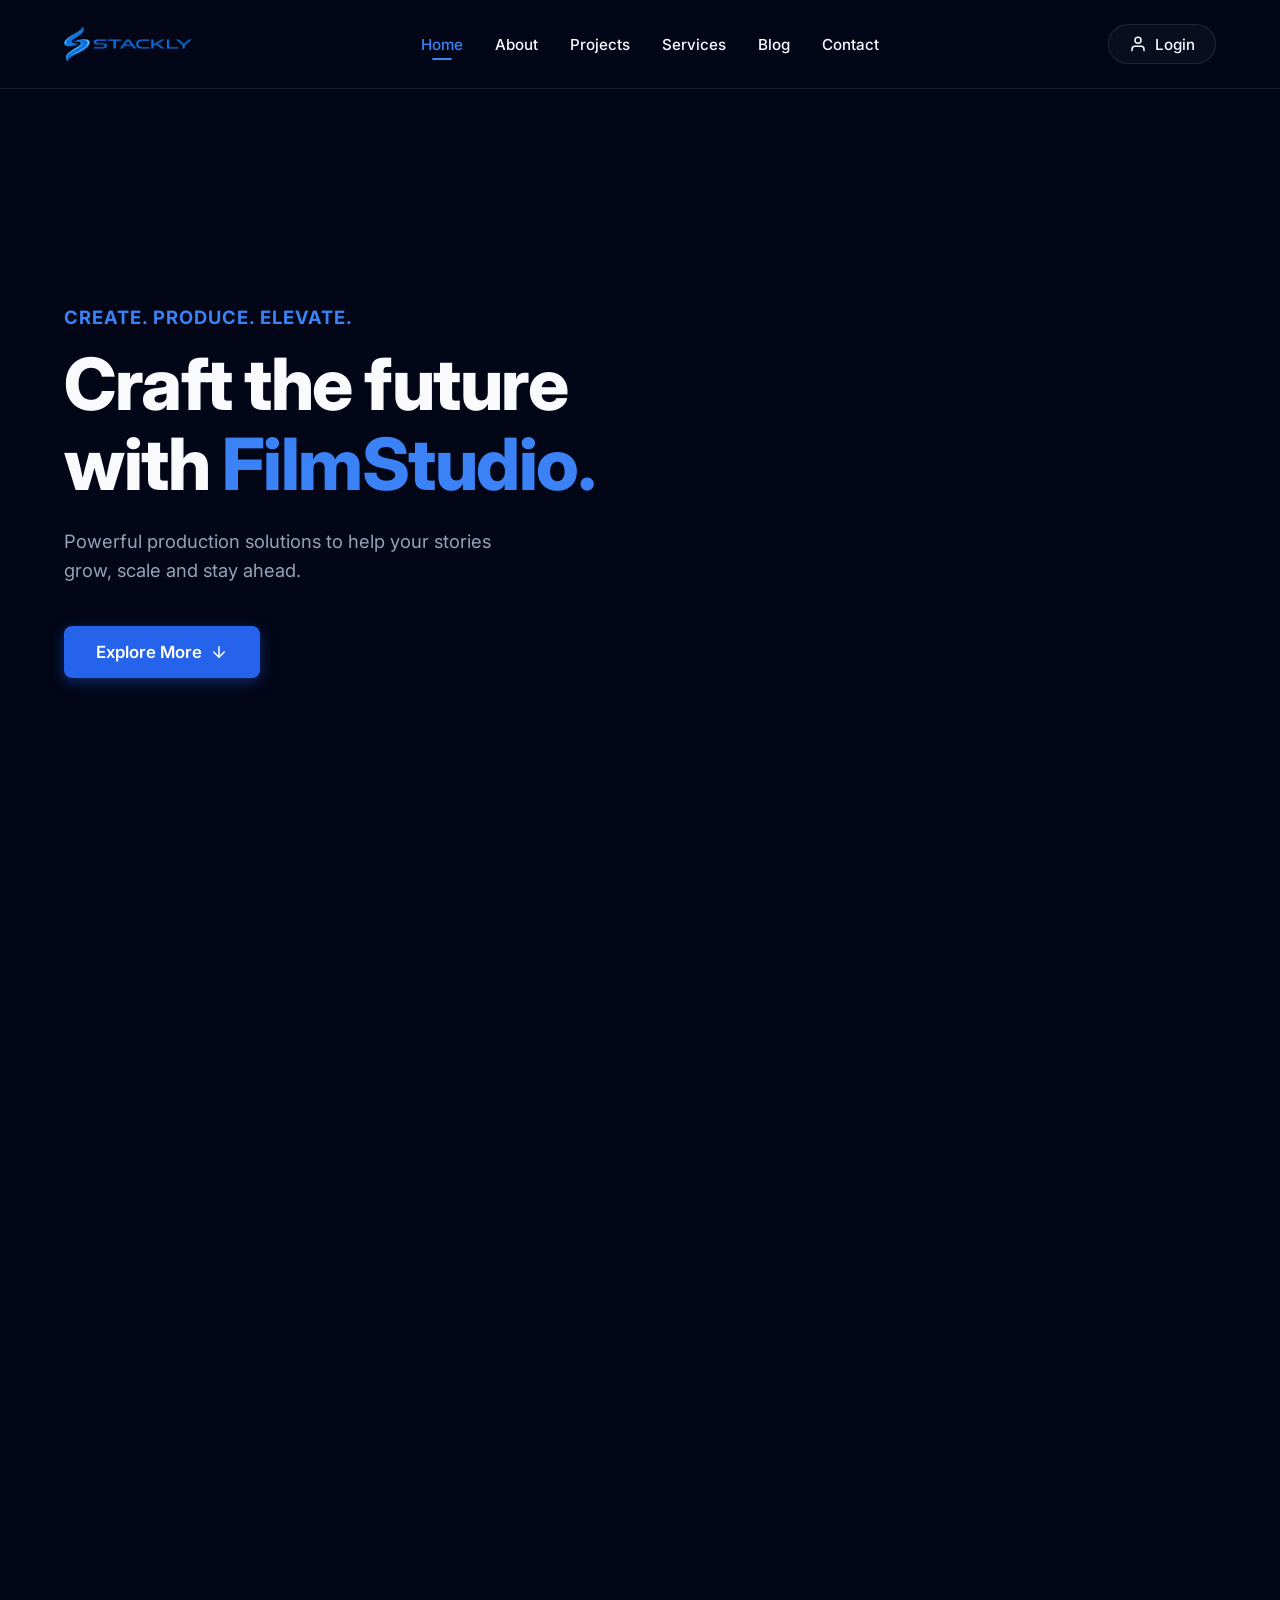
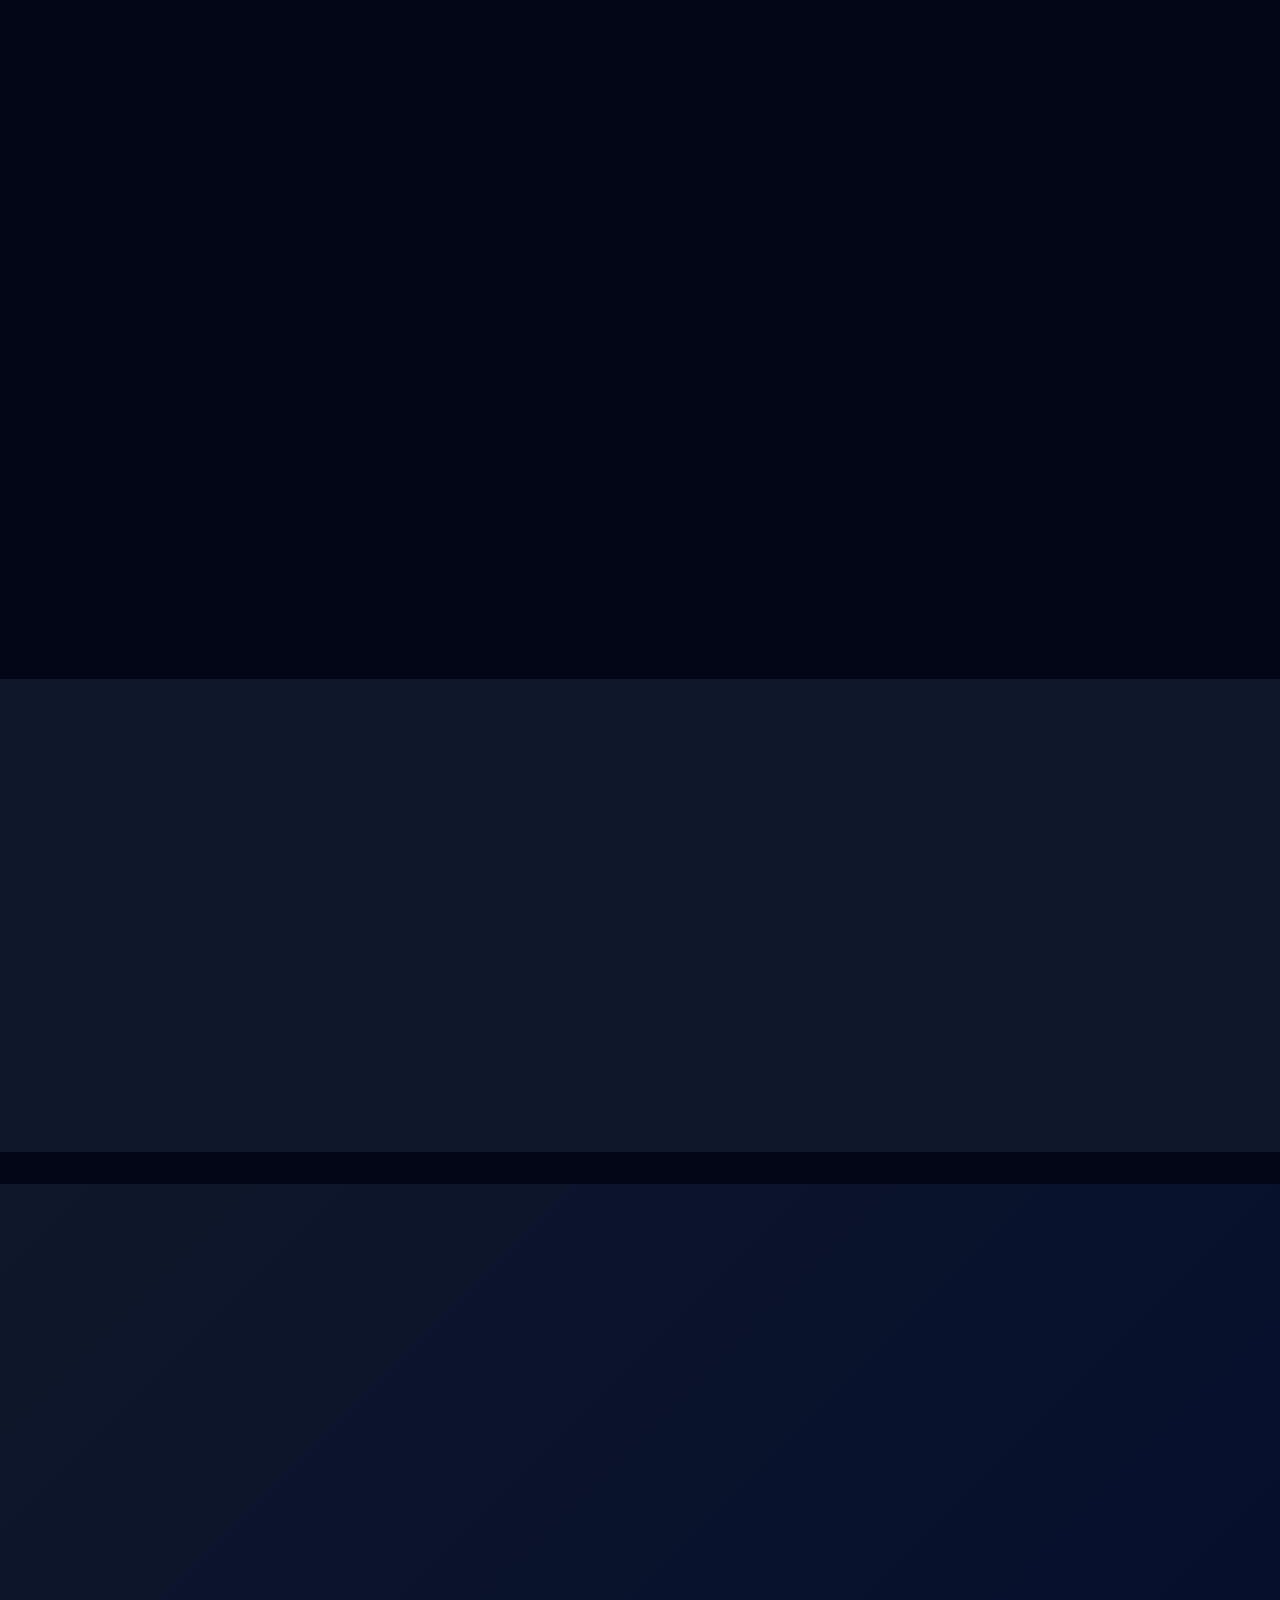
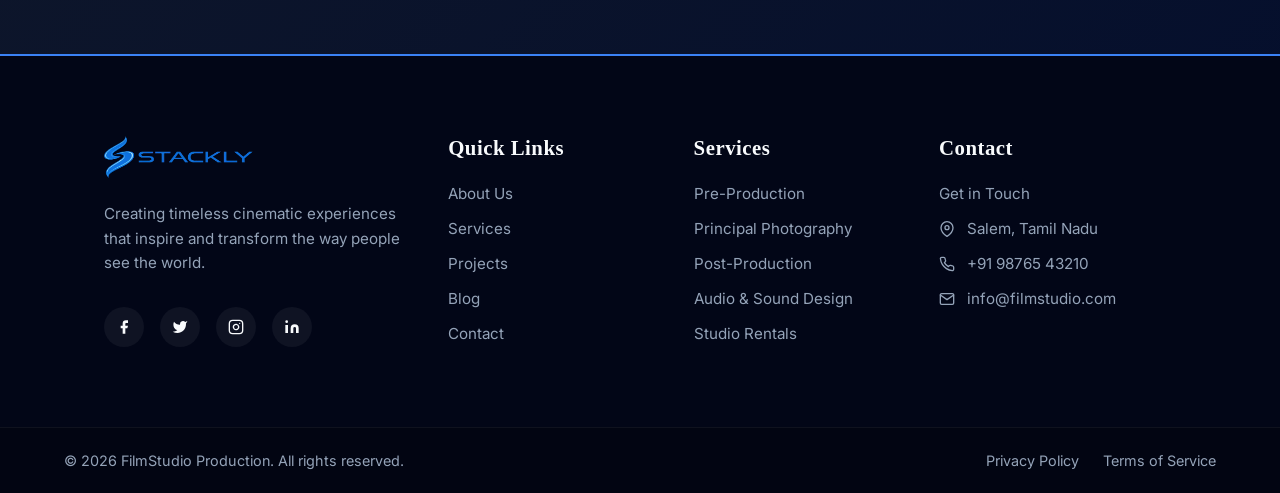
<file: index.html>
<!DOCTYPE html>
<html lang="en">
<head>
    <meta charset="UTF-8">
    <meta name="viewport" content="width=device-width, initial-scale=1.0">
    <title>FilmStudio - Home</title>
    <link href="https://fonts.googleapis.com/css2?family=Inter:wght@400;500;600;700;800&display=swap" rel="stylesheet">
    <link rel="stylesheet" href="css/global.css">
    <style>
        .page-hero { 
            background: none !important; 
            position: relative;
            overflow: hidden;
        }
        .page-hero::before {
            content: '';
            position: absolute;
            top: 0; left: 0; right: 0; bottom: 0;
            background: radial-gradient(circle at center, rgba(2, 6, 23, 0.4) 0%, rgba(2, 6, 23, 0.9) 100%);
            z-index: 1;
        }
        .slideshow-container {
            position: absolute;
            top: 0; left: 0; width: 100%; height: 100%;
            z-index: 0;
        }
        .slideshow-slide {
            position: absolute;
            top: 0; left: 0; width: 100%; height: 100%;
            background-size: cover;
            background-position: top center;
            opacity: 0;
            animation: fadeSlideshow 15s infinite;
        }
        .slideshow-slide:nth-child(1) {
            background-image: url('assets/hero1.webp');
            animation-delay: 0s;
        }
        .slideshow-slide:nth-child(2) {
            background-image: url('assets/hero2.webp');
            animation-delay: 5s;
        }
        .slideshow-slide:nth-child(3) {
            background-image: url('assets/hero3.webp');
            animation-delay: 10s;
        }
        @keyframes fadeSlideshow {
            0% { opacity: 0; transform: scale(1); }
            10% { opacity: 1; }
            33% { opacity: 1; transform: scale(1.05); }
            43% { opacity: 0; }
            100% { opacity: 0; transform: scale(1.1); }
        }
    </style>
</head>
<body>
    <header class="navbar">
                <a href="index.html" class="logo">
            <img src="assets/logo.webp" alt="Stackly" style="max-height: 36px; width: auto; display: block;">
        </a>
        <nav class="nav-links">
            <button class="nav-close-btn" aria-label="Close Menu">
                <svg viewBox="0 0 24 24" width="32" height="32" stroke="currentColor" stroke-width="2" fill="none"><line x1="18" y1="6" x2="6" y2="18"></line><line x1="6" y1="6" x2="18" y2="18"></line></svg>
            </button>
            <a href="index.html" class="active">Home</a>
            <a href="about.html">About</a>
            <a href="projects.html">Projects</a>
            <a href="services.html">Services</a>
            <a href="blog.html">Blog</a>
            <a href="contact.html">Contact</a>
            <a href="login.html" class="sidebar-login-btn">
                <svg viewBox="0 0 24 24" width="20" height="20" fill="none" stroke="currentColor" stroke-width="2" stroke-linecap="round" stroke-linejoin="round"><path d="M20 21v-2a4 4 0 0 0-4-4H8a4 4 0 0 0-4 4v2"></path><circle cx="12" cy="7" r="4"></circle></svg> Login
            </a>
        </nav>
        
        <button class="mobile-menu-btn" aria-label="Toggle Menu">
            <svg viewBox="0 0 24 24" width="24" height="24" stroke="currentColor" stroke-width="2" fill="none"><line x1="3" y1="12" x2="21" y2="12"></line><line x1="3" y1="6" x2="21" y2="6"></line><line x1="3" y1="18" x2="21" y2="18"></line></svg>
        </button>
        <div class="nav-actions">
            <a href="login.html" class="btn-login">
                <svg viewBox="0 0 24 24" width="18" height="18" fill="none" stroke="currentColor" stroke-width="2" stroke-linecap="round" stroke-linejoin="round">
                    <path d="M20 21v-2a4 4 0 0 0-4-4H8a4 4 0 0 0-4 4v2"></path><circle cx="12" cy="7" r="4"></circle>
                </svg> Login
            </a>
        </div>
    </header>

    <main>
        <section class="page-hero">
            <div class="slideshow-container">
                <div class="slideshow-slide"></div>
                <div class="slideshow-slide"></div>
                <div class="slideshow-slide"></div>
            </div>
            <div class="hero-content">
                <p class="tagline">Create. Produce. Elevate.</p>
                <h1 class="hero-title">Craft the future<br>with <span class="highlight">FilmStudio.</span></h1>
                <p class="hero-subtitle">Powerful production solutions to help your stories<br>grow, scale and stay ahead.</p>
                <a href="#explore" class="btn-primary">
                    Explore More
                    <svg viewBox="0 0 24 24" width="18" height="18" fill="none" stroke="currentColor" stroke-width="2" stroke-linecap="round" stroke-linejoin="round"><line x1="12" y1="5" x2="12" y2="19"></line><polyline points="19 12 12 19 5 12"></polyline></svg>
                </a>
            </div>
        </section>

        <section id="explore" class="content-section">
            <h2 class="section-title">Why Choose <span class="highlight">FilmStudio?</span></h2>
            <div class="grid-container">
                <div class="card">
                    <h3>Industry Leading Gear</h3>
                    <p>We provide state-of-the-art cameras, lighting, and sound equipment to ensure your production is nothing short of spectacular.</p>
                </div>
                <div class="card">
                    <h3>Award-Winning Crew</h3>
                    <p>Our team of directors, cinematographers, and editors have years of experience working on top-tier global projects.</p>
                </div>
                <div class="card">
                    <h3>End-to-End Production</h3>
                    <p>From the initial scriptwriting and storyboarding to post-production and VFX, we handle the entire pipeline seamlessly.</p>
                </div>
                <div class="card">
                    <h3>Global Reach</h3>
                    <p>We facilitate shoots across multiple international locations, managing all logistics, permits, and local coordination.</p>
                </div>
                <div class="card">
                    <h3>Immersive Post-Production</h3>
                    <p>Our editing bays are equipped with the latest technology for 8K editing, Dolby Atmos mixing, and advanced color grading.</p>
                </div>
                <div class="card">
                    <h3>Marketing & Distribution</h3>
                    <p>We don't just make films; we help you find the right audience through tailored marketing strategies and festival runs.</p>
                </div>
            </div>
        </section>

        <section class="content-section" style="background-color: var(--bg-card);">
            <h2 class="section-title animate-on-scroll">Our Featured <span class="highlight">Work</span></h2>
            <div class="grid-container" style="grid-template-columns: repeat(auto-fit, minmax(min(100%, 350px), 1fr));">
                <div class="card animate-on-scroll" style="padding: 0; overflow: hidden; position: relative;">
                    <img src="assets/hero.webp" alt="Project 1" style="width: 100%; height: 250px; object-fit: cover; display: block;">
                    <div style="padding: 1.5rem;">
                        <h3>Interstellar</h3>
                        <p style="margin-bottom: 1rem;">Award-winning Sci-Fi feature film exploring the depths of Space and Time.</p>
                        <a href="projects.html" style="color: var(--highlight-blue); text-decoration: none; font-weight: 600;">View Project &rarr;</a>
                    </div>
                </div>
                <div class="card animate-on-scroll" style="padding: 0; overflow: hidden; position: relative;">
                    <img src="assets/hero5.webp" alt="Project 2" style="width: 100%; height: 250px; object-fit: cover; display: block;">
                    <div style="padding: 1.5rem;">
                        <h3>Mission Impossible</h3>
                        <p style="margin-bottom: 1rem;">A Spy who is ghost must save the world with his team before it goes out of hand.</p>
                        <a href="projects.html" style="color: var(--highlight-blue); text-decoration: none; font-weight: 600;">View Project &rarr;</a>
                    </div>
                </div>
            </div>
        </section>

        <section class="content-section">
            <h2 class="section-title animate-on-scroll">Client <span class="highlight">Testimonials</span></h2>
            <div class="grid-container">
                <div class="card animate-on-scroll" style="background: rgba(255,255,255,0.02); border-color: transparent;">
                    <svg viewBox="0 0 24 24" width="32" height="32" fill="var(--highlight-blue)" style="margin-bottom: 1rem;"><path d="M14.017 21v-7.391c0-5.704 3.731-9.57 8.983-10.609l.995 2.151c-2.432.917-3.995 3.638-3.995 5.849h4v10h-9.983zm-14.017 0v-7.391c0-5.704 3.748-9.57 9-10.609l.996 2.151c-2.433.917-3.996 3.638-3.996 5.849h3.983v10h-9.983z"/></svg>
                    <p style="font-size: 1.1rem; font-style: italic; margin-bottom: 1.5rem;">"Working with FilmStudio was a game-changer. Their technical expertise and creative vision brought our commercial to life in ways we never imagined."</p>
                    <div style="display: flex; align-items: center; gap: 1rem;">
                        <img src="assets/james.webp" alt="James Rossi" style="width: 50px; height: 50px; border-radius: 50%; object-fit: cover; border: 2px solid var(--primary-blue);">
                        <div>
                            <h4 style="color: var(--text-white); margin-bottom: 0.2rem;">James Rossi</h4>
                            <p style="font-size: 0.85rem; color: var(--text-gray);">Creative Director, Zenith Brands</p>
                        </div>
                    </div>
                </div>
                <div class="card animate-on-scroll" style="background: rgba(255,255,255,0.02); border-color: transparent;">
                    <svg viewBox="0 0 24 24" width="32" height="32" fill="var(--highlight-blue)" style="margin-bottom: 1rem;"><path d="M14.017 21v-7.391c0-5.704 3.731-9.57 8.983-10.609l.995 2.151c-2.432.917-3.995 3.638-3.995 5.849h4v10h-9.983zm-14.017 0v-7.391c0-5.704 3.748-9.57 9-10.609l.996 2.151c-2.433.917-3.996 3.638-3.996 5.849h3.983v10h-9.983z"/></svg>
                    <p style="font-size: 1.1rem; font-style: italic; margin-bottom: 1.5rem;">"The post-production suite at FilmStudio is world-class. The sound mixing and color grading pushed our indie film to Sundance quality."</p>
                    <div style="display: flex; align-items: center; gap: 1rem;">
                        <img src="assets/sarah.webp" alt="Sarah Lin" style="width: 50px; height: 50px; border-radius: 50%; object-fit: cover; border: 2px solid var(--primary-blue);">
                        <div>
                            <h4 style="color: var(--text-white); margin-bottom: 0.2rem;">Sarah Lin</h4>
                            <p style="font-size: 0.85rem; color: var(--text-gray);">Independent Filmmaker</p>
                        </div>
                    </div>
                </div>
            </div>
        </section>
        <!-- Section: Statistics -->
        <section class="content-section" style="background-color: var(--bg-card);">
            <div style="max-width: 1200px; margin: 0 auto; display: flex; justify-content: space-around; flex-wrap: wrap; gap: 2rem; text-align: center;">
                <div class="fade-scale-up">
                    <h3 style="font-size: 3.5rem; font-weight: 800; color: var(--text-white); margin-bottom: 0.5rem; text-shadow: 0 0 20px rgba(59, 130, 246, 0.4);">150+</h3>
                    <p style="color: var(--highlight-blue); font-weight: 600; text-transform: uppercase; letter-spacing: 1px;">Projects Completed</p>
                </div>
                <div class="fade-scale-up" style="transition-delay: 0.2s;">
                    <h3 style="font-size: 3.5rem; font-weight: 800; color: var(--text-white); margin-bottom: 0.5rem; text-shadow: 0 0 20px rgba(59, 130, 246, 0.4);">12</h3>
                    <p style="color: var(--highlight-blue); font-weight: 600; text-transform: uppercase; letter-spacing: 1px;">Global Awards</p>
                </div>
                <div class="fade-scale-up" style="transition-delay: 0.4s;">
                    <h3 style="font-size: 3.5rem; font-weight: 800; color: var(--text-white); margin-bottom: 0.5rem; text-shadow: 0 0 20px rgba(59, 130, 246, 0.4);">50M+</h3>
                    <p style="color: var(--highlight-blue); font-weight: 600; text-transform: uppercase; letter-spacing: 1px;">Audience Reached</p>
                </div>
                <div class="fade-scale-up" style="transition-delay: 0.6s;">
                    <h3 style="font-size: 3.5rem; font-weight: 800; color: var(--text-white); margin-bottom: 0.5rem; text-shadow: 0 0 20px rgba(59, 130, 246, 0.4);">24/7</h3>
                    <p style="color: var(--highlight-blue); font-weight: 600; text-transform: uppercase; letter-spacing: 1px;">Studio Access</p>
                </div>
            </div>
        </section>

        <!-- Section: Behind the Lens -->
        <section class="content-section">
            <div style="max-width: 1200px; margin: 0 auto; display: flex; align-items: center; gap: 4rem; flex-wrap: wrap;">
                <div class="slide-in-left" style="flex: 1; min-width: 300px;">
                    <h2 class="section-title" style="text-align: left; margin-bottom: 1.5rem;">Behind the <span class="highlight">Lens</span></h2>
                    <p style="color: var(--text-gray); line-height: 1.7; font-size: 1.05rem; margin-bottom: 1.5rem;">The magic of cinema doesn't happen by accident. It takes relentless dedication, precision, and an eye for the unseen.</p>
                    <p style="color: var(--text-gray); line-height: 1.7; font-size: 1.05rem; margin-bottom: 2rem;">From the initial spark of an idea in the writers' room to the final color grading sessions in our advanced suites, we pour our heart into every frame. We believe that technology should serve the story, which is why we equip our artisans with only the finest tools available to the industry today.</p>
                    <a href="about.html" class="btn-primary" style="background: transparent; border: 1px solid var(--highlight-blue); color: var(--highlight-blue); box-shadow: none;">Read Our Story</a>
                </div>
                <div class="slide-in-right" style="flex: 1; min-width: 300px;">
                    <img src="assets/services_cover.webp" alt="Behind the scenes" style="width: 100%; border-radius: 12px; box-shadow: 0 20px 40px rgba(0,0,0,0.5);">
                </div>
            </div>
        </section>

        <!-- Section: Global Network -->
        <section class="content-section" style="background-color: var(--bg-card);">
            <h2 class="section-title animate-on-scroll">Our Global <span class="highlight">Network</span></h2>
            <div style="max-width: 1000px; margin: 0 auto; display: flex; flex-direction: column; gap: 1rem;">
                <div class="fade-scale-up" style="background: rgba(255,255,255,0.03); padding: 1.5rem 2rem; border-radius: 8px; border-left: 4px solid var(--highlight-blue); display: flex; justify-content: space-between; align-items: center; flex-wrap: wrap;">
                    <h3 style="color: var(--text-white); font-size: 1.25rem; margin: 0;">Hollywood, USA</h3>
                    <span style="color: var(--text-gray); font-size: 0.95rem;">Headquarters & Sound Stages</span>
                </div>
                <div class="fade-scale-up" style="transition-delay: 0.1s; background: rgba(255,255,255,0.03); padding: 1.5rem 2rem; border-radius: 8px; border-left: 4px solid var(--highlight-blue); display: flex; justify-content: space-between; align-items: center; flex-wrap: wrap;">
                    <h3 style="color: var(--text-white); font-size: 1.25rem; margin: 0;">London, UK</h3>
                    <span style="color: var(--text-gray); font-size: 0.95rem;">VFX & Post-Production</span>
                </div>
                <div class="fade-scale-up" style="transition-delay: 0.2s; background: rgba(255,255,255,0.03); padding: 1.5rem 2rem; border-radius: 8px; border-left: 4px solid var(--highlight-blue); display: flex; justify-content: space-between; align-items: center; flex-wrap: wrap;">
                    <h3 style="color: var(--text-white); font-size: 1.25rem; margin: 0;">Tokyo, Japan</h3>
                    <span style="color: var(--text-gray); font-size: 0.95rem;">Animation & Regional Hub</span>
                </div>
            </div>
        </section>

        <section class="content-section" style="background: linear-gradient(135deg, var(--bg-card) 0%, rgba(37, 99, 235, 0.1) 100%); text-align: center;">
            <div style="max-width: 600px; margin: 0 auto;" class="animate-on-scroll">
                <h2 style="font-size: 3rem; font-weight: 800; color: var(--text-white); margin-bottom: 1.5rem;">Let's make something <span class="highlight">awesome.</span></h2>
                <p style="color: var(--text-gray); font-size: 1.15rem; line-height: 1.6; margin-bottom: 2.5rem;">Ready to start your next big production? Join our newsletter for industry insights or get in touch with our team directly.</p>
                <form style="display: flex; gap: 1rem; justify-content: center; flex-wrap: wrap; margin-bottom: 2rem;">
                    <input type="email" placeholder="Enter your email" style="padding: 1rem 1.5rem; border-radius: 8px; border: 1px solid rgba(255,255,255,0.2); background: rgba(0,0,0,0.3); color: white; min-width: 300px; outline: none;">
                    <button onclick="window.location.href='404.html'" type="button" class="btn-primary" style="border: none;">Subscribe</button>
                </form>
                <p style="color: var(--text-gray); font-size: 0.9rem;">Or <a href="contact.html" style="color: var(--highlight-blue); text-decoration: none;">contact us directly</a> for project inquiries.</p>
            </div>
        </section>
    </main>

        <footer class="footer">
        <div class="footer-container">
            <div class="footer-col">
                                <a href="index.html" class="footer-logo">
                    <img src="assets/logo.webp" alt="Stackly" style="max-height: 42px; width: auto; display: block;">
                </a>
                <p class="footer-desc">Creating timeless cinematic experiences that inspire and transform the way people see the world.</p>
                <div class="social-links">
                    <a href="404.html"><svg viewBox="0 0 24 24" width="16" height="16" fill="currentColor"><path d="M18 2h-3a5 5 0 0 0-5 5v3H7v4h3v8h4v-8h3l1-4h-4V7a1 1 0 0 1 1-1h3z"></path></svg></a>
                    <a href="404.html"><svg viewBox="0 0 24 24" width="16" height="16" fill="currentColor"><path d="M23 3a10.9 10.9 0 0 1-3.14 1.53 4.48 4.48 0 0 0-7.86 3v1A10.66 10.66 0 0 1 3 4s-4 9 5 13a11.64 11.64 0 0 1-7 2c9 5 20 0 20-11.5a4.5 4.5 0 0 0-.08-.83A7.72 7.72 0 0 0 23 3z"></path></svg></a>
                    <a href="404.html"><svg viewBox="0 0 24 24" width="16" height="16" fill="none" stroke="currentColor" stroke-width="2" stroke-linecap="round" stroke-linejoin="round"><rect x="2" y="2" width="20" height="20" rx="5" ry="5"></rect><path d="M16 11.37A4 4 0 1 1 12.63 8 4 4 0 0 1 16 11.37z"></path><line x1="17.5" y1="6.5" x2="17.51" y2="6.5"></line></svg></a>
                    <a href="404.html"><svg viewBox="0 0 24 24" width="16" height="16" fill="currentColor"><path d="M16 8a6 6 0 0 1 6 6v7h-4v-7a2 2 0 0 0-2-2 2 2 0 0 0-2 2v7h-4v-7a6 6 0 0 1 6-6z"></path><rect x="2" y="9" width="4" height="12"></rect><circle cx="4" cy="4" r="2"></circle></svg></a>
                </div>
            </div>
            <div class="footer-col">
                <h3>Quick Links</h3>
                <a href="about.html">About Us</a>
                <a href="services.html">Services</a>
                <a href="projects.html">Projects</a>
                <a href="blog.html">Blog</a>
                <a href="contact.html">Contact</a>
            </div>
            <div class="footer-col">
                <h3>Services</h3>
                <a href="services.html">Pre-Production</a>
                <a href="services.html">Principal Photography</a>
                <a href="services.html">Post-Production</a>
                <a href="services.html">Audio & Sound Design</a>
                <a href="services.html">Studio Rentals</a>
            </div>
            <div class="footer-col">
                <h3>Contact</h3>
                <p class="contact-title">Get in Touch</p>
                <div class="contact-item">
                    <svg viewBox="0 0 24 24" width="16" height="16" fill="none" stroke="currentColor" stroke-width="2" stroke-linecap="round" stroke-linejoin="round"><path d="M21 10c0 7-9 13-9 13s-9-6-9-13a9 9 0 0 1 18 0z"></path><circle cx="12" cy="10" r="3"></circle></svg>
                    <span>Salem, Tamil Nadu</span>
                </div>
                <div class="contact-item">
                    <svg viewBox="0 0 24 24" width="16" height="16" fill="none" stroke="currentColor" stroke-width="2" stroke-linecap="round" stroke-linejoin="round"><path d="M22 16.92v3a2 2 0 0 1-2.18 2 19.79 19.79 0 0 1-8.63-3.07 19.5 19.5 0 0 1-6-6 19.79 19.79 0 0 1-3.07-8.67A2 2 0 0 1 4.11 2h3a2 2 0 0 1 2 1.72 12.84 12.84 0 0 0 .7 2.81 2 2 0 0 1-.45 2.11L8.09 9.91a16 16 0 0 0 6 6l1.27-1.27a2 2 0 0 1 2.11-.45 12.84 12.84 0 0 0 2.81.7A2 2 0 0 1 22 16.92z"></path></svg>
                    <span>+91 98765 43210</span>
                </div>
                <div class="contact-item">
                    <svg viewBox="0 0 24 24" width="16" height="16" fill="none" stroke="currentColor" stroke-width="2" stroke-linecap="round" stroke-linejoin="round"><path d="M4 4h16c1.1 0 2 .9 2 2v12c0 1.1-.9 2-2 2H4c-1.1 0-2-.9-2-2V6c0-1.1.9-2 2-2z"></path><polyline points="22,6 12,13 2,6"></polyline></svg>
                    <span>info@filmstudio.com</span>
                </div>
            </div>
        </div>
        <div class="footer-bottom">
            <p>&copy; 2026 FilmStudio Production. All rights reserved.</p>
            <div class="footer-bottom-links">
                <a href="404.html">Privacy Policy</a>
                <a href="404.html">Terms of Service</a>
            </div>
        </div>
    </footer>

    <script src="js/main.js"></script>
</body>
</html>
</file>
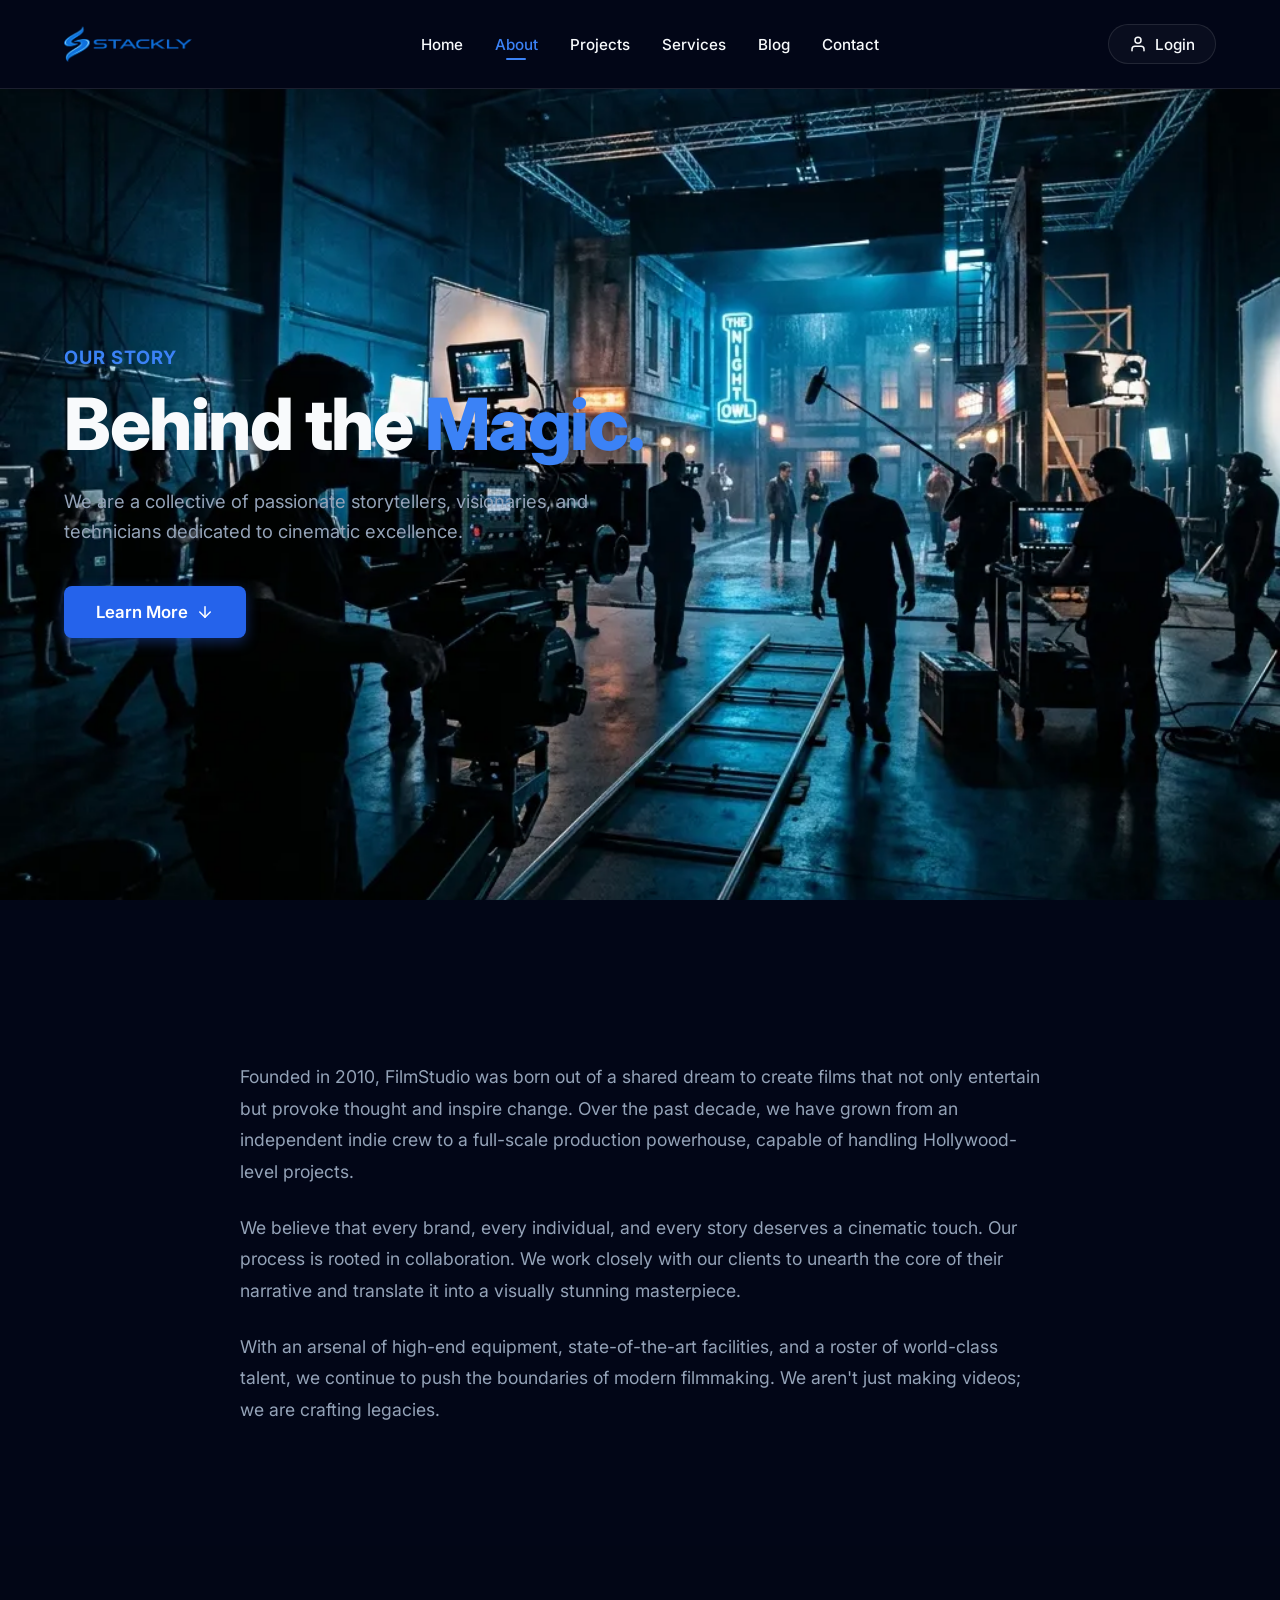
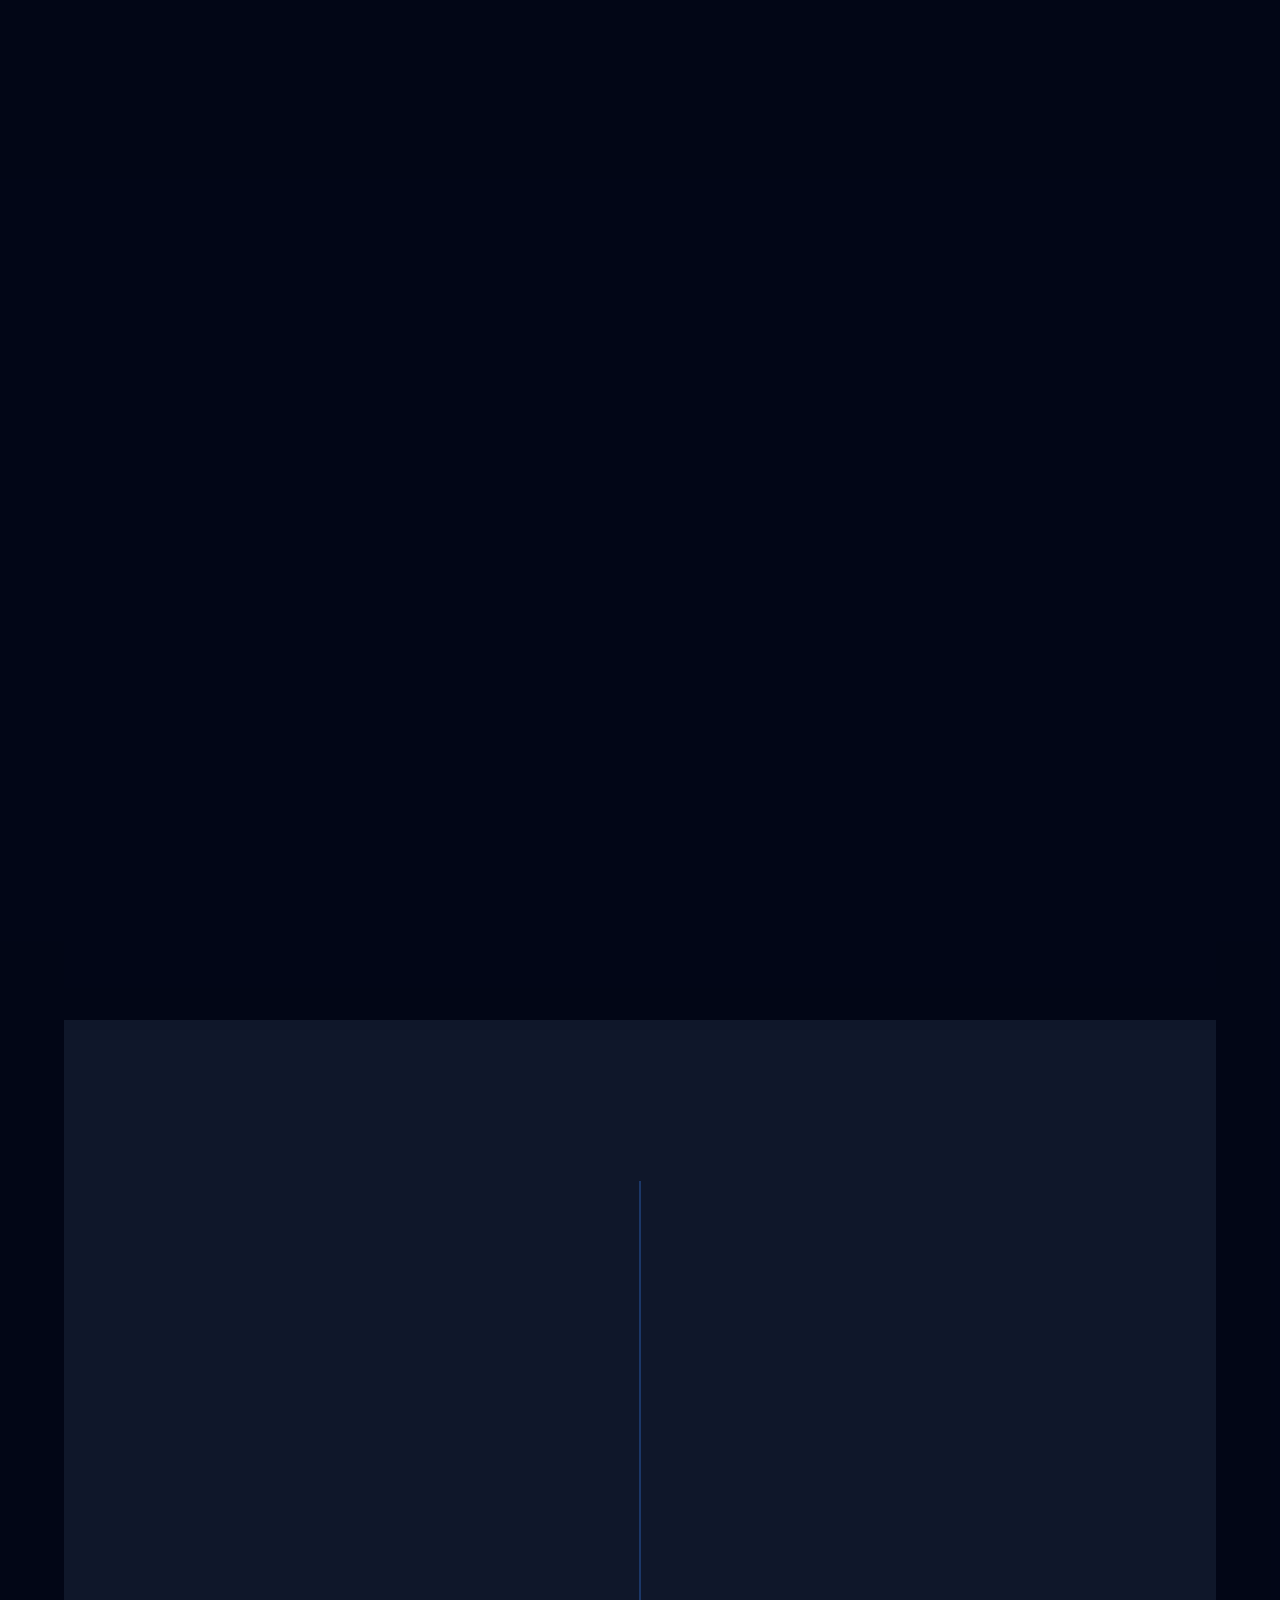
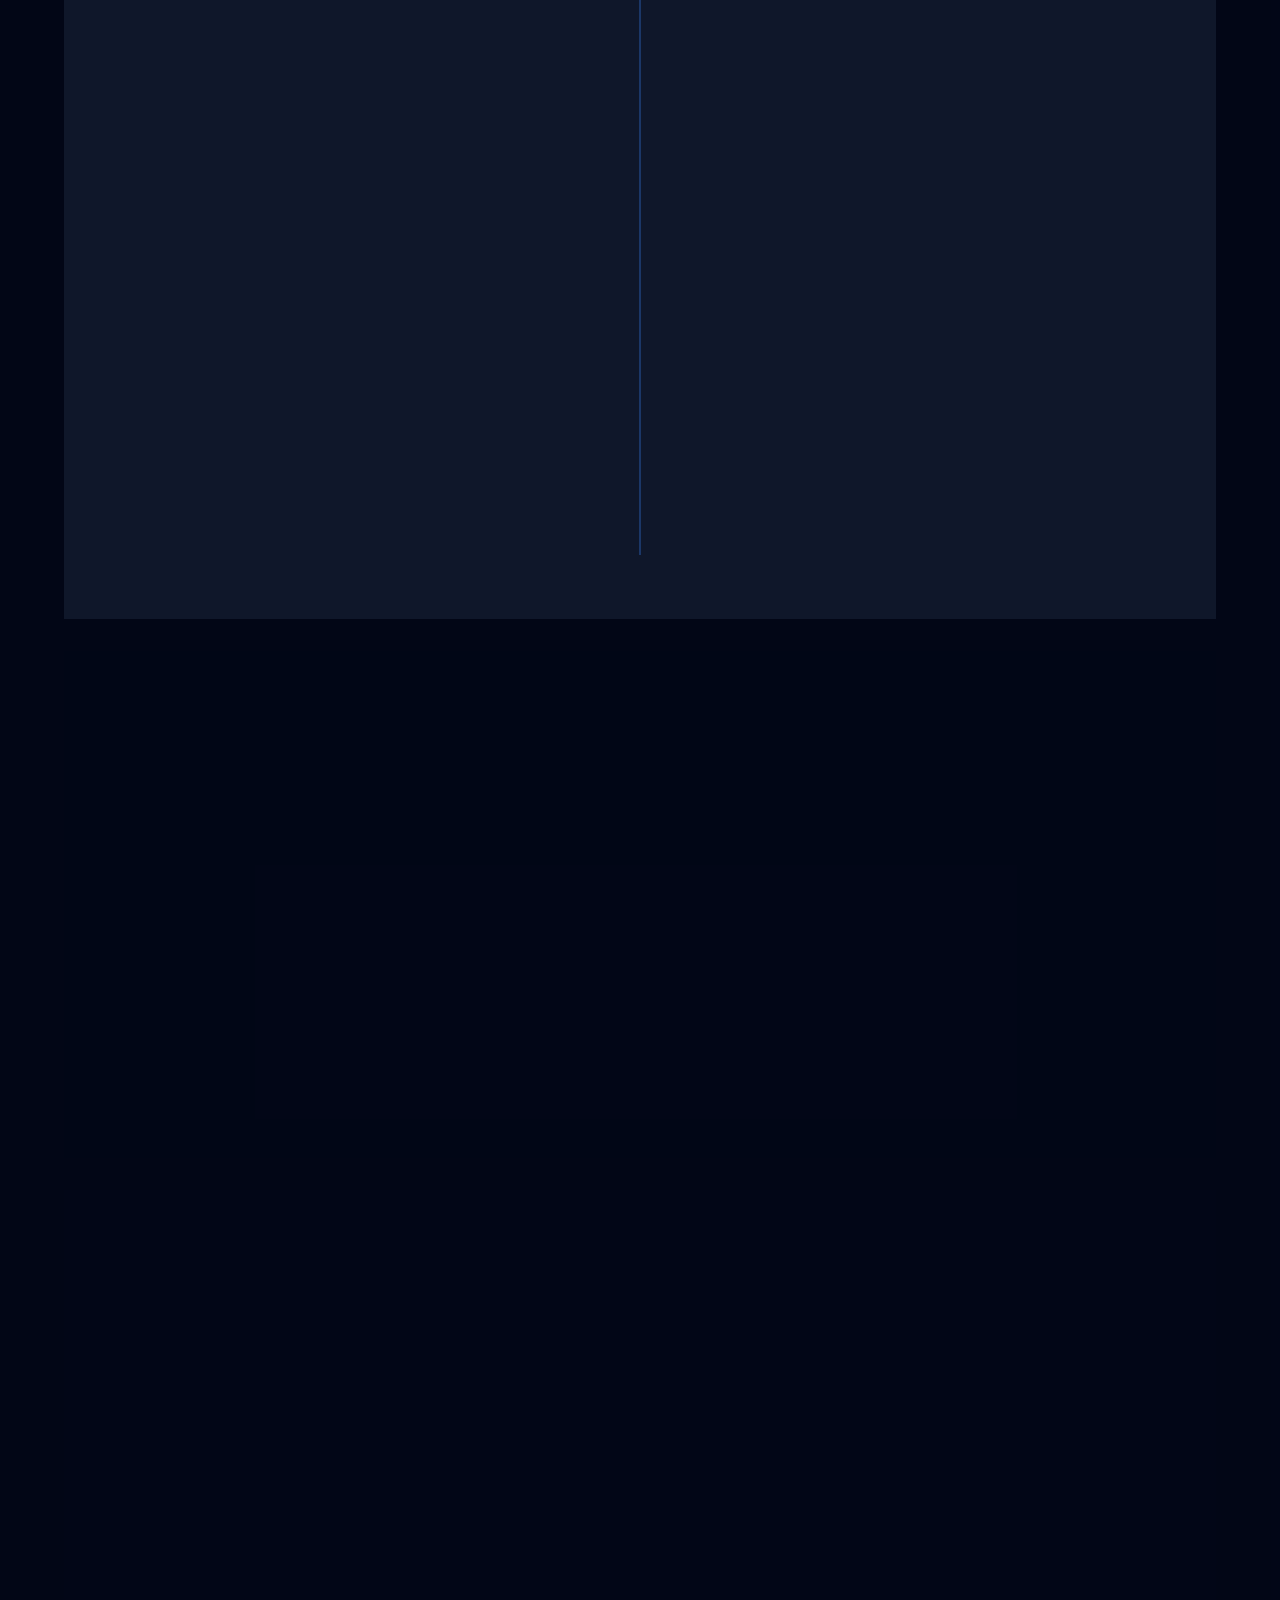
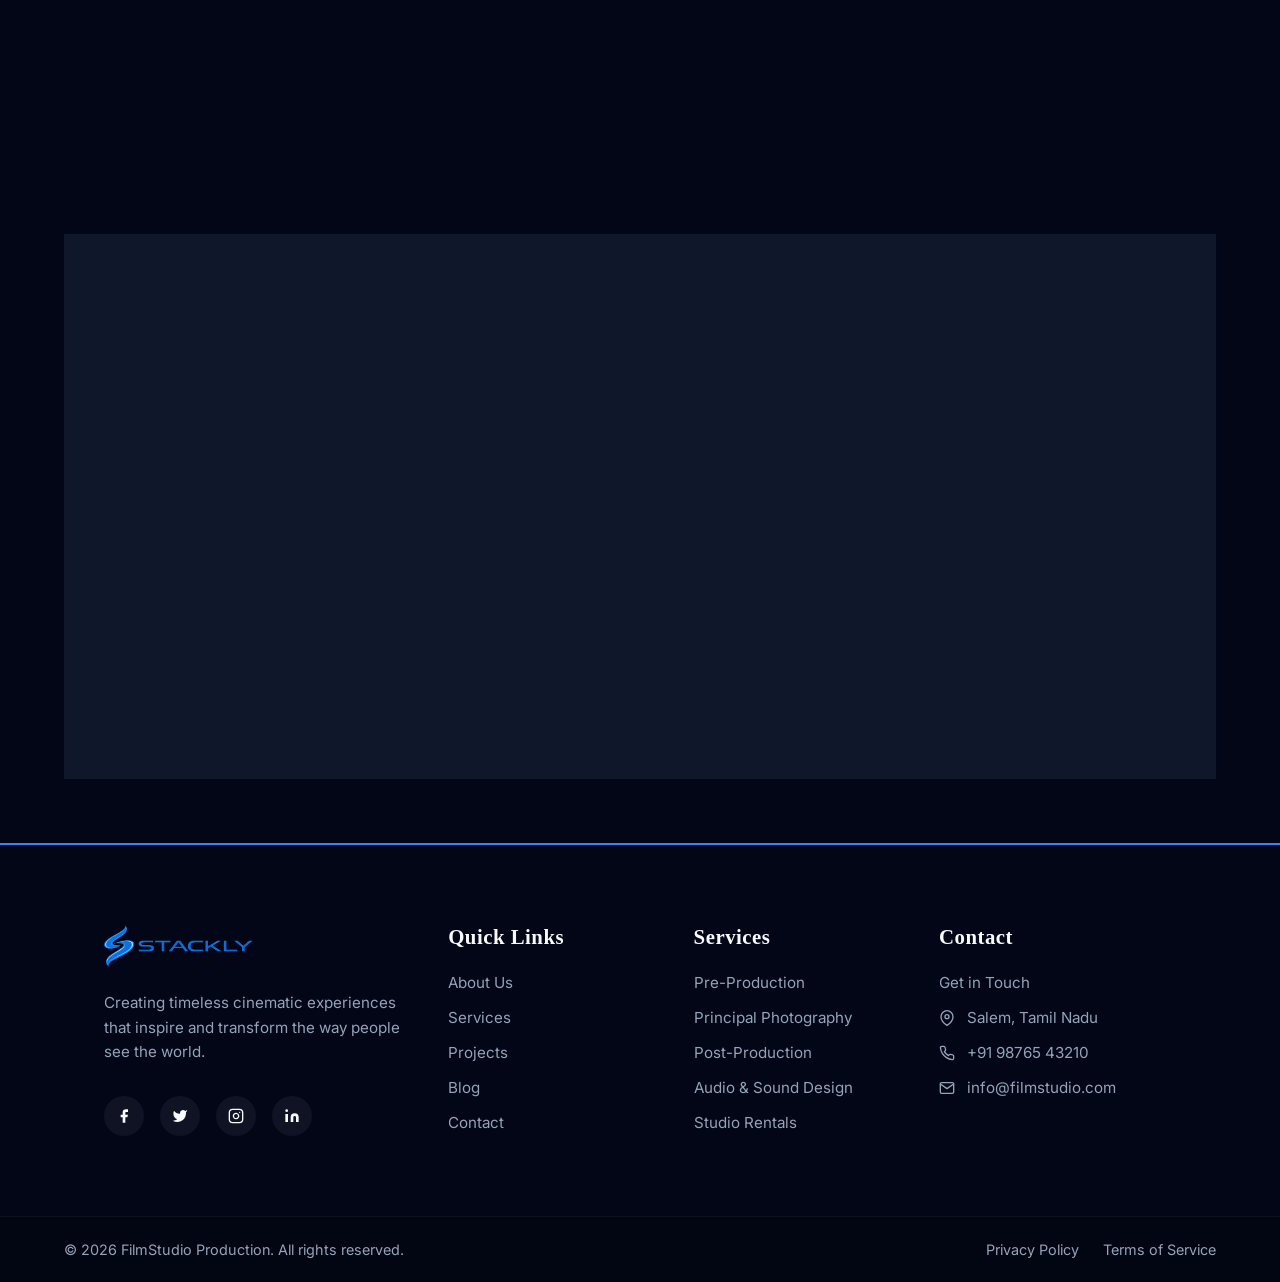
<file: about.html>
<!DOCTYPE html>
<html lang="en">
<head>
    <meta charset="UTF-8">
    <meta name="viewport" content="width=device-width, initial-scale=1.0">
    <title>FilmStudio - About Us</title>
    <link href="https://fonts.googleapis.com/css2?family=Inter:wght@400;500;600;700;800&display=swap" rel="stylesheet">
    <link rel="stylesheet" href="css/global.css">
    <style>
        .page-hero { background-image: url('assets/about_cover.webp'); }
    </style>
</head>
<body>
    <header class="navbar">
                <a href="index.html" class="logo">
            <img src="assets/logo.webp" alt="Stackly" style="max-height: 36px; width: auto; display: block;">
        </a>
        <nav class="nav-links">
            <button class="nav-close-btn" aria-label="Close Menu">
                <svg viewBox="0 0 24 24" width="32" height="32" stroke="currentColor" stroke-width="2" fill="none"><line x1="18" y1="6" x2="6" y2="18"></line><line x1="6" y1="6" x2="18" y2="18"></line></svg>
            </button>
            <a href="index.html">Home</a>
            <a href="about.html" class="active">About</a>
            <a href="projects.html">Projects</a>
            <a href="services.html">Services</a>
            <a href="blog.html">Blog</a>
            <a href="contact.html">Contact</a>
            <a href="login.html" class="sidebar-login-btn">
                <svg viewBox="0 0 24 24" width="20" height="20" fill="none" stroke="currentColor" stroke-width="2" stroke-linecap="round" stroke-linejoin="round"><path d="M20 21v-2a4 4 0 0 0-4-4H8a4 4 0 0 0-4 4v2"></path><circle cx="12" cy="7" r="4"></circle></svg> Login
            </a>
        </nav>
        
        <button class="mobile-menu-btn" aria-label="Toggle Menu">
            <svg viewBox="0 0 24 24" width="24" height="24" stroke="currentColor" stroke-width="2" fill="none"><line x1="3" y1="12" x2="21" y2="12"></line><line x1="3" y1="6" x2="21" y2="6"></line><line x1="3" y1="18" x2="21" y2="18"></line></svg>
        </button>
        <div class="nav-actions">
            <a href="login.html" class="btn-login">
                <svg viewBox="0 0 24 24" width="18" height="18" fill="none" stroke="currentColor" stroke-width="2" stroke-linecap="round" stroke-linejoin="round">
                    <path d="M20 21v-2a4 4 0 0 0-4-4H8a4 4 0 0 0-4 4v2"></path><circle cx="12" cy="7" r="4"></circle>
                </svg> Login
            </a>
        </div>
    </header>

    <main>
        <section class="page-hero">
            <div class="hero-content">
                <p class="tagline">Our Story</p>
                <h1 class="hero-title">Behind the <span class="highlight">Magic.</span></h1>
                <p class="hero-subtitle">We are a collective of passionate storytellers, visionaries, and technicians dedicated to cinematic excellence.</p>
                <a href="#our-mission" class="btn-primary">
                    Learn More
                    <svg viewBox="0 0 24 24" width="18" height="18" fill="none" stroke="currentColor" stroke-width="2" stroke-linecap="round" stroke-linejoin="round"><line x1="12" y1="5" x2="12" y2="19"></line><polyline points="19 12 12 19 5 12"></polyline></svg>
                </a>
            </div>
        </section>

        <section id="our-mission" class="content-section">
            <h2 class="section-title">Our <span class="highlight">Mission</span></h2>
            <div class="text-container">
                <p>Founded in 2010, FilmStudio was born out of a shared dream to create films that not only entertain but provoke thought and inspire change. Over the past decade, we have grown from an independent indie crew to a full-scale production powerhouse, capable of handling Hollywood-level projects.</p>
                <p>We believe that every brand, every individual, and every story deserves a cinematic touch. Our process is rooted in collaboration. We work closely with our clients to unearth the core of their narrative and translate it into a visually stunning masterpiece.</p>
                <p>With an arsenal of high-end equipment, state-of-the-art facilities, and a roster of world-class talent, we continue to push the boundaries of modern filmmaking. We aren't just making videos; we are crafting legacies.</p>
            </div>
        </section>
        
        <section class="content-section" style="background: rgba(2, 6, 23, 0.5);">
            <h2 class="section-title">The <span class="highlight">Founders</span></h2>
            <div class="grid-container">
                <div class="card">
                    <h3>Sarah Jenkins</h3>
                    <p><strong>Executive Producer</strong><br><br>With over 15 years in the industry, Sarah has spearheaded productions that have won accolades at Sundance and Cannes.</p>
                </div>
                <div class="card">
                    <h3>David Chen</h3>
                    <p><strong>Head of Cinematography</strong><br><br>David's eye for lighting and composition has defined the signature "FilmStudio look." He previously worked on major sci-fi blockbusters.</p>
                </div>
                <div class="card">
                    <h3>Marcus Thorne</h3>
                    <p><strong>Lead Director</strong><br><br>Marcus brings raw emotion and authentic performances out of actors, specializing in dramatic storytelling and narrative features.</p>
                </div>
            </div>
        <!-- Section 1: Core Values -->
        <section class="content-section">
            <h2 class="section-title reveal-rotate">Our Core <span class="highlight">Values</span></h2>
            <div class="flex-tile-container reveal-rotate" style="transition-delay: 0.2s;">
                <div class="flex-tile">
                    <img src="assets/hero1.webp" alt="Innovation" class="tile-bg">
                    <h3>Innovation</h3>
                    <p>We push the boundaries of visual storytelling by embracing cutting-edge technology and unconventional techniques.</p>
                </div>
                <div class="flex-tile">
                    <img src="assets/hero2.webp" alt="Authenticity" class="tile-bg">
                    <h3>Authenticity</h3>
                    <p>Every project starts with a core truth. We believe the most powerful cinematic experiences are those rooted in genuine human emotion.</p>
                </div>
                <div class="flex-tile">
                    <img src="assets/hero3.webp" alt="Inclusivity" class="tile-bg">
                    <h3>Inclusivity</h3>
                    <p>Great stories come from diverse voices. We foster an inclusive environment both on set and in the narratives we choose to amplify.</p>
                </div>
                <div class="flex-tile">
                    <img src="assets/hero6.webp" alt="Excellence" class="tile-bg">
                    <h3>Excellence</h3>
                    <p>Compromise is not in our vocabulary. From pre-production planning to the final sound mix, we strive for perfection in every frame.</p>
                </div>
            </div>
        </section>

        <!-- Section 2: Our Journey (Timeline) -->
        <section class="content-section" style="background-color: var(--bg-card);">
            <h2 class="section-title animate-on-scroll">The <span class="highlight">Journey</span></h2>
            <div class="vertical-timeline">
                <div class="timeline-node">
                    <div class="timeline-year">2010</div>
                    <div class="timeline-content">
                        <h3 style="color: var(--highlight-blue); margin-bottom: 0.5rem;">The Spark</h3>
                        <p style="color: var(--text-gray); font-size: 0.95rem;">Founded in a small garage by three indie filmmakers with a borrowed camera and a shared dream to disrupt the industry.</p>
                    </div>
                </div>
                <div class="timeline-node">
                    <div class="timeline-year">2015</div>
                    <div class="timeline-content">
                        <h3 style="color: var(--highlight-blue); margin-bottom: 0.5rem;">First Major Award</h3>
                        <p style="color: var(--text-gray); font-size: 0.95rem;">Our breakout indie feature "Echoes of Time" wins the Grand Jury Prize at an international film festival, putting us on the map.</p>
                    </div>
                </div>
                <div class="timeline-node">
                    <div class="timeline-year">2018</div>
                    <div class="timeline-content">
                        <h3 style="color: var(--highlight-blue); margin-bottom: 0.5rem;">Hollywood Expansion</h3>
                        <p style="color: var(--text-gray); font-size: 0.95rem;">We open our state-of-the-art 50,000 sq ft sound stage in Hollywood, equipped with industry-leading technology.</p>
                    </div>
                </div>
                <div class="timeline-node">
                    <div class="timeline-year">2024</div>
                    <div class="timeline-content">
                        <h3 style="color: var(--highlight-blue); margin-bottom: 0.5rem;">Global Powerhouse</h3>
                        <p style="color: var(--text-gray); font-size: 0.95rem;">With satellite offices in London and Tokyo, we now produce top-tier content for the world's largest streaming networks.</p>
                    </div>
                </div>
            </div>
        </section>

        <!-- Section 3: Parallax Facilities -->
        <section class="parallax-section">
            <div class="parallax-content">
                <div class="float-up" style="background: rgba(255,255,255,0.05); backdrop-filter: blur(10px); padding: 3rem; border-radius: 16px; border: 1px solid rgba(255,255,255,0.1); flex: 1; min-width: 300px; text-align: left;">
                    <h3 style="color: var(--text-white); font-size: 1.8rem; margin-bottom: 1rem;">Sound Stages</h3>
                    <p style="color: var(--text-gray); line-height: 1.6;">Our multi-acre lot features three massive sound stages designed for explosive action sequences and intricate practical effects. Fully soundproofed and equipped with advanced rigging systems.</p>
                </div>
                <div class="float-up" style="transition-delay: 0.2s; background: rgba(255,255,255,0.05); backdrop-filter: blur(10px); padding: 3rem; border-radius: 16px; border: 1px solid rgba(255,255,255,0.1); flex: 1; min-width: 300px; text-align: left;">
                    <h3 style="color: var(--text-white); font-size: 1.8rem; margin-bottom: 1rem;">Dolby Atmos Mixing</h3>
                    <p style="color: var(--text-gray); line-height: 1.6;">Sound is 50% of the movie. Our theatrical mixing stages are Dolby Atmos certified, ensuring every footstep, whisper, and explosion hits the audience with terrifying clarity.</p>
                </div>
            </div>
        </section>

        <!-- Section 4: Culture / Asymmetric -->
        <section class="content-section">
            <div class="asymmetric-grid">
                <div class="zoom-in-bounce">
                    <img src="assets/services_cover.webp" alt="Crew on set" style="width: 100%; border-radius: 20px; filter: grayscale(50%) contrast(120%);">
                </div>
                <div class="zoom-in-bounce" style="transition-delay: 0.1s;">
                    <h2 class="section-title" style="text-align: left; margin-bottom: 1.5rem;">Life on <span class="highlight">Set</span></h2>
                    <p style="color: var(--text-gray); font-size: 1.1rem; line-height: 1.7; margin-bottom: 1.5rem;">Filmmaking is chaotic, beautiful, and demanding. Our sets are built on mutual respect and intense collaboration. Whether we are shooting a high-speed car chase at 3 AM or filming a quiet emotional scene, our crew operates as a tight-knit family.</p>
                    <div style="display: flex; gap: 2rem; margin-top: 2rem;">
                        <div>
                            <h4 style="color: var(--highlight-blue); font-size: 2rem; margin-bottom: 0.5rem;">14+</h4>
                            <span style="color: var(--text-gray); font-size: 0.9rem; text-transform: uppercase;">Nationalities in our Crew</span>
                        </div>
                        <div>
                            <h4 style="color: var(--highlight-blue); font-size: 2rem; margin-bottom: 0.5rem;">100%</h4>
                            <span style="color: var(--text-gray); font-size: 0.9rem; text-transform: uppercase;">Carbon Neutral Sets</span>
                        </div>
                    </div>
                </div>
            </div>
        </section>

        <!-- Section 5: Glowing CTA -->
        <section class="content-section" style="background-color: var(--bg-card); padding: 6rem 2rem;">
            <div class="glowing-cta-wrapper animate-on-scroll">
                <div class="glowing-cta-content">
                    <h2 style="font-size: clamp(1.8rem, 8vw, 2.5rem); font-weight: 800; color: var(--text-white); margin-bottom: 1rem;">Join the Visionaries</h2>
                    <p style="color: var(--text-gray); font-size: 1.1rem; margin-bottom: 2rem;">We are always looking for exceptional directors, visionary DPs, and technical wizards. If you have what it takes to shape the future of cinema, we want to hear from you.</p>
                    <a href="contact.html" class="btn-primary" style="padding: 1.2rem 3rem; font-size: 1.1rem;">View Open Roles</a>
                </div>
            </div>
        </section>
    </main>

        <footer class="footer">
        <div class="footer-container">
            <div class="footer-col">
                                <a href="index.html" class="footer-logo">
                    <img src="assets/logo.webp" alt="Stackly" style="max-height: 42px; width: auto; display: block;">
                </a>
                <p class="footer-desc">Creating timeless cinematic experiences that inspire and transform the way people see the world.</p>
                <div class="social-links">
                    <a href="404.html"><svg viewBox="0 0 24 24" width="16" height="16" fill="currentColor"><path d="M18 2h-3a5 5 0 0 0-5 5v3H7v4h3v8h4v-8h3l1-4h-4V7a1 1 0 0 1 1-1h3z"></path></svg></a>
                    <a href="404.html"><svg viewBox="0 0 24 24" width="16" height="16" fill="currentColor"><path d="M23 3a10.9 10.9 0 0 1-3.14 1.53 4.48 4.48 0 0 0-7.86 3v1A10.66 10.66 0 0 1 3 4s-4 9 5 13a11.64 11.64 0 0 1-7 2c9 5 20 0 20-11.5a4.5 4.5 0 0 0-.08-.83A7.72 7.72 0 0 0 23 3z"></path></svg></a>
                    <a href="404.html"><svg viewBox="0 0 24 24" width="16" height="16" fill="none" stroke="currentColor" stroke-width="2" stroke-linecap="round" stroke-linejoin="round"><rect x="2" y="2" width="20" height="20" rx="5" ry="5"></rect><path d="M16 11.37A4 4 0 1 1 12.63 8 4 4 0 0 1 16 11.37z"></path><line x1="17.5" y1="6.5" x2="17.51" y2="6.5"></line></svg></a>
                    <a href="404.html"><svg viewBox="0 0 24 24" width="16" height="16" fill="currentColor"><path d="M16 8a6 6 0 0 1 6 6v7h-4v-7a2 2 0 0 0-2-2 2 2 0 0 0-2 2v7h-4v-7a6 6 0 0 1 6-6z"></path><rect x="2" y="9" width="4" height="12"></rect><circle cx="4" cy="4" r="2"></circle></svg></a>
                </div>
            </div>
            <div class="footer-col">
                <h3>Quick Links</h3>
                <a href="about.html">About Us</a>
                <a href="services.html">Services</a>
                <a href="projects.html">Projects</a>
                <a href="blog.html">Blog</a>
                <a href="contact.html">Contact</a>
            </div>
            <div class="footer-col">
                <h3>Services</h3>
                <a href="services.html">Pre-Production</a>
                <a href="services.html">Principal Photography</a>
                <a href="services.html">Post-Production</a>
                <a href="services.html">Audio & Sound Design</a>
                <a href="services.html">Studio Rentals</a>
            </div>
            <div class="footer-col">
                <h3>Contact</h3>
                <p class="contact-title">Get in Touch</p>
                <div class="contact-item">
                    <svg viewBox="0 0 24 24" width="16" height="16" fill="none" stroke="currentColor" stroke-width="2" stroke-linecap="round" stroke-linejoin="round"><path d="M21 10c0 7-9 13-9 13s-9-6-9-13a9 9 0 0 1 18 0z"></path><circle cx="12" cy="10" r="3"></circle></svg>
                    <span>Salem, Tamil Nadu</span>
                </div>
                <div class="contact-item">
                    <svg viewBox="0 0 24 24" width="16" height="16" fill="none" stroke="currentColor" stroke-width="2" stroke-linecap="round" stroke-linejoin="round"><path d="M22 16.92v3a2 2 0 0 1-2.18 2 19.79 19.79 0 0 1-8.63-3.07 19.5 19.5 0 0 1-6-6 19.79 19.79 0 0 1-3.07-8.67A2 2 0 0 1 4.11 2h3a2 2 0 0 1 2 1.72 12.84 12.84 0 0 0 .7 2.81 2 2 0 0 1-.45 2.11L8.09 9.91a16 16 0 0 0 6 6l1.27-1.27a2 2 0 0 1 2.11-.45 12.84 12.84 0 0 0 2.81.7A2 2 0 0 1 22 16.92z"></path></svg>
                    <span>+91 98765 43210</span>
                </div>
                <div class="contact-item">
                    <svg viewBox="0 0 24 24" width="16" height="16" fill="none" stroke="currentColor" stroke-width="2" stroke-linecap="round" stroke-linejoin="round"><path d="M4 4h16c1.1 0 2 .9 2 2v12c0 1.1-.9 2-2 2H4c-1.1 0-2-.9-2-2V6c0-1.1.9-2 2-2z"></path><polyline points="22,6 12,13 2,6"></polyline></svg>
                    <span>info@filmstudio.com</span>
                </div>
            </div>
        </div>
        <div class="footer-bottom">
            <p>&copy; 2026 FilmStudio Production. All rights reserved.</p>
            <div class="footer-bottom-links">
                <a href="404.html">Privacy Policy</a>
                <a href="404.html">Terms of Service</a>
            </div>
        </div>
    </footer>

    <script src="js/main.js"></script>
</body>
</html>
</file>
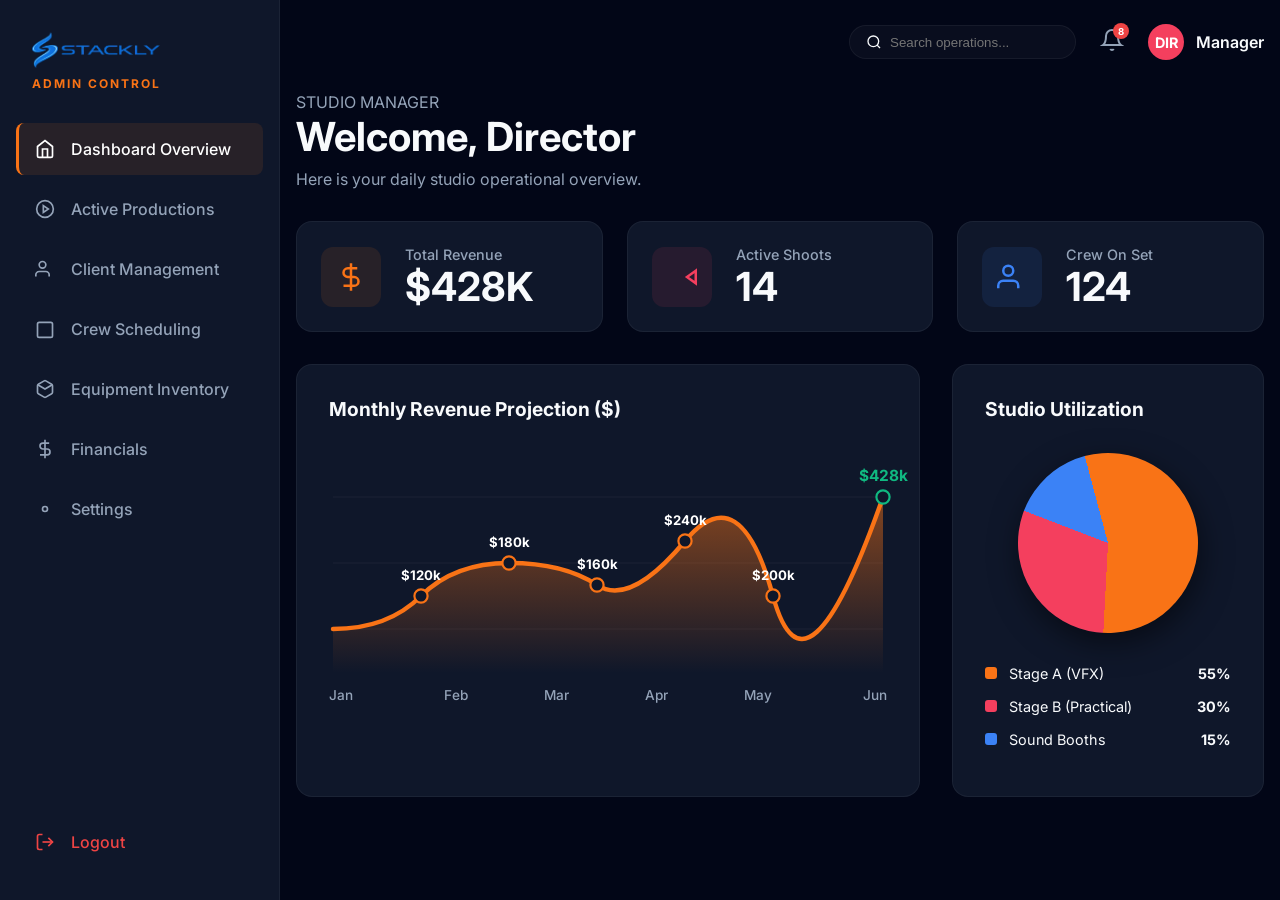
<file: admindashboard.html>
<!DOCTYPE html>
<html lang="en">
<head>
    <meta charset="UTF-8">
    <meta name="viewport" content="width=device-width, initial-scale=1.0">
    <title>FilmStudio - Admin Panel</title>
    <link href="https://fonts.googleapis.com/css2?family=Inter:wght@400;500;600;700;800&display=swap" rel="stylesheet">
    <style>

/* BASE STYLES & RESET */
* { margin: 0; padding: 0; box-sizing: border-box; }
:root {
    --primary-blue: #2563eb; --highlight-blue: #3b82f6;
    --admin-accent: #f97316; --admin-secondary: #f43f5e;
    --bg-dark: #020617; --bg-card: #0f172a; 
    --text-white: #f8fafc; --text-gray: #94a3b8;
}
body {
    font-family: 'Inter', sans-serif; 
    background-color: var(--bg-dark); 
    color: var(--text-white);
    height: 100vh;
    overflow: hidden;
    display: grid;
    grid-template-columns: 280px 1fr; /* BULLETPROOF LAYOUT */
}
/* SIDEBAR */
.sidebar {
    background-color: var(--bg-card);
    border-right: 1px solid rgba(255,255,255,0.05);
    display: flex;
    flex-direction: column;
    padding: 2rem 0;
    height: 100vh;
    position: sticky;
    top: 0;
    overflow-y: auto;
}
.sidebar-logo { padding: 0 2rem; margin-bottom: 2rem; display: flex; flex-direction: column; gap: 0.5rem; }
.sidebar-logo img { height: 36px; width: fit-content; }
.sidebar-role { font-size: 0.75rem; font-weight: 700; letter-spacing: 2px; text-transform: uppercase; }
.sidebar-menu { flex: 1; display: flex; flex-direction: column; gap: 0.5rem; padding: 0 1rem; }
.sidebar-link {
    display: flex; align-items: center; gap: 1rem; padding: 1rem; 
    color: var(--text-gray); text-decoration: none; font-weight: 500; 
    border-radius: 8px; border-left: 3px solid transparent;
}
.sidebar-link svg { width: 20px; height: 20px; }
.sidebar-bottom { padding: 0 1rem; margin-top: auto; }
.logout-link { color: #ef4444; }

/* MAIN CONTENT AREA */
.dashboard-main { width: 100%; padding: 1.5rem 1rem; height: 100vh; overflow-y: auto; }
.topbar-actions {
    display: flex; justify-content: flex-end; align-items: center; gap: 1.5rem;
    margin-bottom: 2rem;
}
.search-bar {
    display: flex; align-items: center; gap: 0.5rem; background: rgba(255,255,255,0.03);
    padding: 0.5rem 1rem; border-radius: 20px; border: 1px solid rgba(255,255,255,0.05);
}
.search-bar input { background: transparent; border: none; color: white; outline: none; }
.notification-bell { position: relative; cursor: pointer; color: var(--text-gray); }
.bell-badge {
    position: absolute; top: -5px; right: -5px; background: #ef4444; color: white;
    font-size: 0.6rem; font-weight: bold; width: 16px; height: 16px; border-radius: 50%;
    display: flex; align-items: center; justify-content: center;
}
.user-profile { display: flex; align-items: center; gap: 0.75rem; font-weight: 600; }
.avatar {
    width: 36px; height: 36px; border-radius: 50%; color: white;
    display: flex; align-items: center; justify-content: center; font-weight: bold; font-size: 0.9rem;
}

/* TABS SYSTEM */
.tab-content { display: none; }
.tab-content.active { display: block; }
.tab-header { margin-bottom: 2rem; }
.tab-header h1 { font-size: 2.5rem; margin-bottom: 0.5rem; }
.tab-header p { color: var(--text-gray); }

/* COMPONENTS */
.stats-grid { display: grid; grid-template-columns: repeat(auto-fit, minmax(240px, 1fr)); gap: 1.5rem; margin-bottom: 2rem; }
.stat-card {
    background: var(--bg-card); border: 1px solid rgba(255,255,255,0.05); border-radius: 16px; padding: 1.5rem;
    display: flex; align-items: center; gap: 1.5rem;
}
.stat-icon { width: 60px; height: 60px; border-radius: 12px; display: flex; align-items: center; justify-content: center; }
.stat-info p { color: var(--text-gray); font-size: 0.9rem; margin-bottom: 0.25rem; font-weight: 500; }
.stat-info h3 { font-size: 2.5rem; margin: 0; line-height: 1; }

.charts-grid { display: grid; grid-template-columns: 2fr 1fr; gap: 2rem; }
.chart-card { background: var(--bg-card); border: 1px solid rgba(255,255,255,0.05); border-radius: 16px; padding: 2rem; }
.chart-card h3 { margin-bottom: 2rem; font-size: 1.2rem; }

/* BAR CHART */
.css-bar-chart { display: flex; align-items: flex-end; gap: 1rem; height: 250px; padding-bottom: 2rem; position: relative; border-bottom: 1px solid rgba(255,255,255,0.1); }
.css-bar-chart .bar { flex: 1; background: linear-gradient(0deg, var(--highlight-blue) 0%, #60a5fa 100%); border-radius: 4px 4px 0 0; position: relative; }
.css-bar-chart .bar span { position: absolute; bottom: -25px; left: 50%; transform: translateX(-50%); font-size: 0.8rem; color: var(--text-gray); }
.bar-tooltip { position: absolute; top: -30px; left: 50%; transform: translateX(-50%); background: white; color: black; padding: 2px 6px; border-radius: 4px; font-size: 0.75rem; font-weight: bold; }

/* DONUT CHART */
.css-donut-chart { width: 180px; height: 180px; border-radius: 50%; margin: 0 auto 2rem auto; position: relative; background: conic-gradient(var(--chart-c1) 0% 45%, var(--chart-c2) 45% 75%, var(--chart-c3) 75% 100%); }
.css-donut-chart::before { content: ''; position: absolute; top: 50%; left: 50%; transform: translate(-50%, -50%); width: 140px; height: 140px; background: var(--bg-card); border-radius: 50%; }
.donut-legend .legend-item { display: flex; justify-content: space-between; margin-bottom: 1rem; font-size: 0.9rem; }
.legend-color { display: inline-block; width: 12px; height: 12px; border-radius: 3px; margin-right: 0.5rem; }


/* FULL PIE CHART */
.css-full-pie-chart { width: 180px; height: 180px; border-radius: 50%; margin: 0 auto 2rem auto; background: conic-gradient(var(--admin-accent) 0% 55%, var(--admin-secondary) 55% 85%, #3b82f6 85% 100%); box-shadow: 0 10px 30px rgba(0,0,0,0.5); transform: rotate(-15deg); }

/* TABLES & GRIDS */
.content-card { background: var(--bg-card); border: 1px solid rgba(255,255,255,0.05); border-radius: 16px; padding: 2rem; }
.data-table { width: 100%; border-collapse: collapse; text-align: left; }
.data-table th, .data-table td { padding: 1rem; border-bottom: 1px solid rgba(255,255,255,0.05); }
.data-table th { color: var(--text-gray); font-weight: 600; }
.status-badge { padding: 0.3rem 0.8rem; border-radius: 20px; font-size: 0.8rem; font-weight: 600; }

.projects-grid { display: grid; grid-template-columns: repeat(auto-fit, minmax(300px, 1fr)); gap: 1.5rem; }
.project-card { background: rgba(255,255,255,0.02); border: 1px solid rgba(255,255,255,0.05); border-radius: 12px; overflow: hidden; }
.project-img { height: 160px; background-size: cover; background-position: center; }
.project-info { padding: 1.5rem; }
.progress-bar-container { background: rgba(255,255,255,0.1); height: 8px; border-radius: 4px; margin-top: 1rem; }
.progress-bar-fill { height: 100%; border-radius: 4px; }

.assets-grid { display: grid; grid-template-columns: repeat(auto-fill, minmax(200px, 1fr)); gap: 1rem; }
.asset-item { border-radius: 8px; overflow: hidden; aspect-ratio: 16/9; }
.asset-item img { width: 100%; height: 100%; object-fit: cover; }

        /* Admin Specific Colors */
        .sidebar-role { color: var(--admin-accent); }
        .sidebar-link:hover, .sidebar-link.active { background: rgba(249, 115, 22, 0.1); color: white; border-left-color: var(--admin-accent); }
        .avatar { background: var(--admin-secondary); }
        .icon-orange { background: rgba(249, 115, 22, 0.1); color: #f97316; }
        .icon-rose { background: rgba(244, 63, 94, 0.1); color: #f43f5e; }
        .icon-blue { background: rgba(59, 130, 246, 0.1); color: #3b82f6; }
        .css-bar-chart .bar { background: linear-gradient(0deg, var(--admin-accent) 0%, #fdba74 100%); }
        .css-donut-chart { --chart-c1: var(--admin-accent); --chart-c2: var(--admin-secondary); --chart-c3: #3b82f6; }
        .status-active { background: rgba(16, 185, 129, 0.2); color: #10b981; }
        .status-prep { background: rgba(59, 130, 246, 0.2); color: #3b82f6; }
        .status-maint { background: rgba(244, 63, 94, 0.2); color: #f43f5e; }
    
        /* DASHBOARD MOBILE RESPONSIVENESS */
        @media (max-width: 768px) {
            body { display: block; height: auto; overflow: auto; min-height: 100vh; overflow-x: hidden; }
            
            
            .sidebar { 
                position: fixed; top: 0; left: -100%; width: 100%; height: 100vh; overflow-y: auto; 
                z-index: 3000; border-right: none; background: var(--bg-card);
                transition: left 0.3s ease; padding: 2rem 0;
            }
            .sidebar.mobile-open { left: 0; }
            .mobile-nav-group { display: flex !important; }
            .mobile-hamburger { display: block !important; }
            .mobile-topbar-logo { display: block !important; margin-right: auto !important; }
            .user-profile span { display: none; }
            .sidebar-logo { align-items: center; text-align: center; }
            .sidebar-link { justify-content: center; }
            .sidebar-bottom { display: flex; justify-content: center; }

            .mobile-close-btn { display: block !important; position: absolute; top: 1.5rem; right: 1.5rem; background: transparent; border: none; color: white; cursor: pointer; }
            
            /* Main Content Adjustments */
            .dashboard-main { width: 100%; padding: 1.5rem 1rem; height: 100vh; overflow-y: auto; }
            .topbar-actions { flex-wrap: wrap; gap: 1rem; margin-bottom: 1.5rem; }
            .search-bar { width: 100%; order: 3; }
            
            /* Typography & Grids */
            .tab-header h1 { font-size: 1.4rem; }
            .tab-header p { font-size: 0.85rem; }
            .stat-info h3 { font-size: 1.6rem; }
            .stat-info p { font-size: 0.75rem; }
            .stat-icon { width: 45px; height: 45px; }
            .stat-icon svg { width: 22px; height: 22px; }
            .chart-card h3 { font-size: 1rem; }
            .user-profile .avatar { width: 32px; height: 32px; font-size: 0.8rem; }
            .stats-grid { grid-template-columns: 1fr; gap: 1rem; }
            .charts-grid { grid-template-columns: 1fr; gap: 1.5rem; }
            .content-card { padding: 1rem; overflow-x: auto; }
            .data-table { min-width: 600px; /* Force scroll on tables */ }
            .projects-grid { grid-template-columns: 1fr; }
        }

    
        /* Restore Mobile View (max 480px) to old left-aligned state */
        @media (max-width: 480px) {
            .sidebar-logo { align-items: flex-start; text-align: left; }
            .sidebar-link { justify-content: flex-start; }
            .sidebar-bottom { display: block; justify-content: flex-start; }
        }
    
/* Custom Dark Theme Scrollbar */
::-webkit-scrollbar {
    width: 8px;
    height: 8px;
}
::-webkit-scrollbar-track {
    background: var(--bg-dark);
}
::-webkit-scrollbar-thumb {
    background: rgba(255, 255, 255, 0.15);
    border-radius: 4px;
}
::-webkit-scrollbar-thumb:hover {
    background: rgba(255, 255, 255, 0.3);
}

/* For Firefox */
* {
    scrollbar-width: thin;
    scrollbar-color: rgba(255, 255, 255, 0.15) var(--bg-dark);
}

</style>
</head>
<body>
    <aside class="sidebar">
        <button class="mobile-close-btn" onclick="toggleSidebar()" style="display:none;">
            <svg viewBox="0 0 24 24" width="28" height="28" stroke="currentColor" stroke-width="2" fill="none"><line x1="18" y1="6" x2="6" y2="18"></line><line x1="6" y1="6" x2="18" y2="18"></line></svg>
        </button>
        <div class="sidebar-logo">
            <img src="assets/logo.webp" alt="Stackly">
            <span class="sidebar-role">Admin Control</span>
        </div>
        <nav class="sidebar-menu">
            <a href="#" class="sidebar-link active" onclick="toggleSidebar(); switchTab('dashboard', this)">
                <svg viewBox="0 0 24 24" fill="none" stroke="currentColor" stroke-width="2"><path d="M3 9l9-7 9 7v11a2 2 0 0 1-2 2H5a2 2 0 0 1-2-2z"></path><polyline points="9 22 9 12 15 12 15 22"></polyline></svg> Dashboard Overview
            </a>
            <a href="#" class="sidebar-link" onclick="toggleSidebar(); switchTab('productions', this)">
                <svg viewBox="0 0 24 24" fill="none" stroke="currentColor" stroke-width="2"><circle cx="12" cy="12" r="10"></circle><polygon points="10 8 16 12 10 16 10 8"></polygon></svg> Active Productions
            </a>
            <a href="#" class="sidebar-link" onclick="toggleSidebar(); switchTab('clients', this)">
                <svg viewBox="0 0 24 24" fill="none" stroke="currentColor" stroke-width="2"><path d="M17 21v-2a4 4 0 0 0-4-4H5a4 4 0 0 0-4 4v2"></path><circle cx="9" cy="7" r="4"></circle></svg> Client Management
            </a>
            <a href="#" class="sidebar-link" onclick="toggleSidebar(); switchTab('crew', this)">
                <svg viewBox="0 0 24 24" fill="none" stroke="currentColor" stroke-width="2"><rect x="3" y="4" width="18" height="18" rx="2" ry="2"></rect></svg> Crew Scheduling
            </a>
            <a href="#" class="sidebar-link" onclick="toggleSidebar(); switchTab('equipment', this)">
                <svg viewBox="0 0 24 24" fill="none" stroke="currentColor" stroke-width="2"><path d="M21 16V8a2 2 0 0 0-1-1.73l-7-4a2 2 0 0 0-2 0l-7 4A2 2 0 0 0 3 8v8a2 2 0 0 0 1 1.73l7 4a2 2 0 0 0 2 0l7-4A2 2 0 0 0 21 16z"></path><polyline points="3.27 6.96 12 12.01 20.73 6.96"></polyline></svg> Equipment Inventory
            </a>
            <a href="#" class="sidebar-link" onclick="toggleSidebar(); switchTab('financials', this)">
                <svg viewBox="0 0 24 24" fill="none" stroke="currentColor" stroke-width="2"><line x1="12" y1="1" x2="12" y2="23"></line><path d="M17 5H9.5a3.5 3.5 0 0 0 0 7h5a3.5 3.5 0 0 1 0 7H6"></path></svg> Financials
            </a>
            <a href="#" class="sidebar-link" onclick="toggleSidebar(); switchTab('settings', this)">
                <svg viewBox="0 0 24 24" fill="none" stroke="currentColor" stroke-width="2"><circle cx="12" cy="12" r="3"></circle></svg> Settings
            </a>
        </nav>
        <div class="sidebar-bottom">
            <a href="index.html" class="sidebar-link logout-link">
                <svg viewBox="0 0 24 24" fill="none" stroke="currentColor" stroke-width="2"><path d="M9 21H5a2 2 0 0 1-2-2V5a2 2 0 0 1 2-2h4"></path><polyline points="16 17 21 12 16 7"></polyline><line x1="21" y1="12" x2="9" y2="12"></line></svg> Logout
            </a>
        </div>
    </aside>

    <main class="dashboard-main">
        <div class="topbar-actions">
            <div class="mobile-nav-group" style="display: none; align-items: center; gap: 1rem; margin-right: auto;">
                <button class="mobile-hamburger" onclick="toggleSidebar()" aria-label="Toggle Menu" style="background:transparent; border:none; color:white; cursor:pointer;">
                    <svg viewBox="0 0 24 24" width="28" height="28" stroke="currentColor" stroke-width="2" fill="none"><line x1="3" y1="12" x2="21" y2="12"></line><line x1="3" y1="6" x2="21" y2="6"></line><line x1="3" y1="18" x2="21" y2="18"></line></svg>
                </button>
                <img src="assets/logo.webp" class="mobile-topbar-logo" style="height: 24px;" alt="Logo">
            </div>
            <div class="search-bar">
                <svg viewBox="0 0 24 24" width="16" height="16" fill="none" stroke="currentColor" stroke-width="2"><circle cx="11" cy="11" r="8"></circle><line x1="21" y1="21" x2="16.65" y2="16.65"></line></svg>
                <input type="text" placeholder="Search operations...">
            </div>
            <div class="notification-bell">
                <svg viewBox="0 0 24 24" width="24" height="24" fill="none" stroke="currentColor" stroke-width="2"><path d="M18 8A6 6 0 0 0 6 8c0 7-3 9-3 9h18s-3-2-3-9"></path><path d="M13.73 21a2 2 0 0 1-3.46 0"></path></svg>
                <span class="bell-badge">8</span>
            </div>
            <div class="user-profile">
                <div class="avatar">DIR</div>
                <span>Manager</span>
            </div>
        </div>

        <div id="dashboard-tab" class="tab-content active">
            <div class="tab-header"><p>STUDIO MANAGER</p><h1>Welcome, Director</h1><p>Here is your daily studio operational overview.</p></div>
            <section class="stats-grid">
                <div class="stat-card"><div class="stat-icon icon-orange"><svg viewBox="0 0 24 24" width="30" height="30" fill="none" stroke="currentColor" stroke-width="2"><line x1="12" y1="1" x2="12" y2="23"></line><path d="M17 5H9.5a3.5 3.5 0 0 0 0 7h5a3.5 3.5 0 0 1 0 7H6"></path></svg></div><div class="stat-info"><p>Total Revenue</p><h3>$428K</h3></div></div>
                <div class="stat-card"><div class="stat-icon icon-rose"><svg viewBox="0 0 24 24" width="30" height="30" fill="none" stroke="currentColor" stroke-width="2"><polygon points="23 7 16 12 23 17 23 7"></polygon></svg></div><div class="stat-info"><p>Active Shoots</p><h3>14</h3></div></div>
                <div class="stat-card"><div class="stat-icon icon-blue"><svg viewBox="0 0 24 24" width="30" height="30" fill="none" stroke="currentColor" stroke-width="2"><path d="M17 21v-2a4 4 0 0 0-4-4H5a4 4 0 0 0-4 4v2"></path><circle cx="9" cy="7" r="4"></circle></svg></div><div class="stat-info"><p>Crew On Set</p><h3>124</h3></div></div>
            </section>
            <section class="charts-grid">
                <div class="chart-card">
                    <h3>Monthly Revenue Projection ($)</h3>
                    <div class="svg-line-chart-container" style="position: relative; height: 250px; width: 100%; margin-top: 1rem;">
                        <svg viewBox="0 0 500 200" style="width: 100%; height: calc(100% - 30px); overflow: visible;">
                            <defs>
                                <linearGradient id="areaGrad" x1="0%" y1="0%" x2="0%" y2="100%">
                                    <stop offset="0%" stop-color="var(--admin-accent)" stop-opacity="0.5" />
                                    <stop offset="100%" stop-color="var(--admin-accent)" stop-opacity="0" />
                                </linearGradient>
                            </defs>
                            <!-- Grid lines -->
                            <line x1="0" y1="40" x2="500" y2="40" stroke="rgba(255,255,255,0.05)" stroke-width="1"/>
                            <line x1="0" y1="100" x2="500" y2="100" stroke="rgba(255,255,255,0.05)" stroke-width="1"/>
                            <line x1="0" y1="160" x2="500" y2="160" stroke="rgba(255,255,255,0.05)" stroke-width="1"/>
                            
                            <!-- Area Path -->
                            <path d="M 0 160 Q 50 160 80 130 T 160 100 T 240 120 T 320 80 T 400 130 T 500 40 L 500 200 L 0 200 Z" fill="url(#areaGrad)"/>
                            <!-- Line Path -->
                            <path d="M 0 160 Q 50 160 80 130 T 160 100 T 240 120 T 320 80 T 400 130 T 500 40" fill="none" stroke="var(--admin-accent)" stroke-width="4" stroke-linecap="round"/>
                            
                            <!-- Data points -->
                            <circle cx="80" cy="130" r="6" fill="var(--bg-card)" stroke="var(--admin-accent)" stroke-width="2"/>
                            <circle cx="160" cy="100" r="6" fill="var(--bg-card)" stroke="var(--admin-accent)" stroke-width="2"/>
                            <circle cx="240" cy="120" r="6" fill="var(--bg-card)" stroke="var(--admin-accent)" stroke-width="2"/>
                            <circle cx="320" cy="80" r="6" fill="var(--bg-card)" stroke="var(--admin-accent)" stroke-width="2"/>
                            <circle cx="400" cy="130" r="6" fill="var(--bg-card)" stroke="var(--admin-accent)" stroke-width="2"/>
                            <circle cx="500" cy="40" r="6" fill="var(--bg-card)" stroke="#10b981" stroke-width="2"/>

                            <!-- Value Labels -->
                            <text x="80" y="115" fill="white" font-size="12" text-anchor="middle" font-family="Inter, sans-serif" font-weight="bold">$120k</text>
                            <text x="160" y="85" fill="white" font-size="12" text-anchor="middle" font-family="Inter, sans-serif" font-weight="bold">$180k</text>
                            <text x="240" y="105" fill="white" font-size="12" text-anchor="middle" font-family="Inter, sans-serif" font-weight="bold">$160k</text>
                            <text x="320" y="65" fill="white" font-size="12" text-anchor="middle" font-family="Inter, sans-serif" font-weight="bold">$240k</text>
                            <text x="400" y="115" fill="white" font-size="12" text-anchor="middle" font-family="Inter, sans-serif" font-weight="bold">$200k</text>
                            <text x="500" y="25" fill="#10b981" font-size="14" text-anchor="middle" font-family="Inter, sans-serif" font-weight="bold">$428k</text>
                        </svg>
                        <div style="display: flex; justify-content: space-between; margin-top: 10px; color: var(--text-gray); font-size: 0.85rem; font-weight: 500;">
                            <span>Jan</span><span style="padding-left:15px;">Feb</span><span>Mar</span><span>Apr</span><span style="padding-right:15px;">May</span><span>Jun</span>
                        </div>
                    </div>
                </div>
                <div class="chart-card">
                    <h3>Studio Utilization</h3>
                    <div class="css-full-pie-chart"></div>
                    <div class="donut-legend">
                        <div class="legend-item"><span><span class="legend-color" style="background: var(--admin-accent);"></span> Stage A (VFX)</span><strong>55%</strong></div>
                        <div class="legend-item"><span><span class="legend-color" style="background: var(--admin-secondary);"></span> Stage B (Practical)</span><strong>30%</strong></div>
                        <div class="legend-item"><span><span class="legend-color" style="background: #3b82f6;"></span> Sound Booths</span><strong>15%</strong></div>
                    </div>
                </div>
            </section>
        </div>
        
        <div id="productions-tab" class="tab-content">
            <div class="tab-header"><h1>Active Productions</h1><p>Manage all ongoing films and their current phases.</p></div>
            <div class="content-card">
                <table class="data-table">
                    <thead><tr><th>Project Title</th><th>Client</th><th>Phase</th><th>Status</th></tr></thead>
                    <tbody>
                        <tr><td>Neon Horizons</td><td>Michael B.</td><td>Post-Production</td><td><span class="status-badge status-active">ON SCHEDULE</span></td></tr>
                        <tr><td>The Last Dawn</td><td>Emma W.</td><td>Principal Photography</td><td><span class="status-badge status-active">ON SCHEDULE</span></td></tr>
                        <tr><td>Deep Blue Odyssey</td><td>James T.</td><td>Pre-Production</td><td><span class="status-badge status-prep">PREP</span></td></tr>
                    </tbody>
                </table>
            </div>
        </div>

        <div id="clients-tab" class="tab-content">
            <div class="tab-header"><h1>Client Management</h1><p>Overview of all active studio clients.</p></div>
            <div class="content-card">
                <div style="display: flex; justify-content: space-between; margin-bottom: 1.5rem;">
                    <h3>Active Client Directory</h3>
                    <button style="background: var(--admin-accent); color: white; border: none; padding: 0.5rem 1rem; border-radius: 6px; cursor: pointer;">+ Add Client</button>
                </div>
                <table class="data-table">
                    <thead><tr><th>Client Name</th><th>Company</th><th>Active Projects</th><th>Status</th></tr></thead>
                    <tbody>
                        <tr><td>Michael B.</td><td>Stackly Studios</td><td>2</td><td><span class="status-badge status-active">VIP</span></td></tr>
                        <tr><td>Emma Watson</td><td>Independent</td><td>1</td><td><span class="status-badge status-prep">STANDARD</span></td></tr>
                        <tr><td>James T.</td><td>Global Media</td><td>3</td><td><span class="status-badge status-active">VIP</span></td></tr>
                        <tr><td>Sarah Jenkins</td><td>Creative Arts</td><td>1</td><td><span class="status-badge status-maint">INACTIVE</span></td></tr>
                    </tbody>
                </table>
            </div>
        </div>

        <div id="crew-tab" class="tab-content">
            <div class="tab-header"><h1>Crew Scheduling</h1><p>Allocate directors, DoPs, and VFX artists to stages.</p></div>
            <div class="content-card" style="background: transparent; border: none; padding: 0;">
                <div style="display: grid; grid-template-columns: repeat(auto-fill, minmax(250px, 1fr)); gap: 1.5rem;">
                    <div style="background: var(--bg-card); padding: 1.5rem; border-radius: 12px; border: 1px solid rgba(255,255,255,0.05);">
                        <div style="display: flex; align-items: center; gap: 1rem; margin-bottom: 1rem;">
                            <div class="avatar" style="background: #8b5cf6;">DW</div>
                            <div><h4 style="margin:0;">David Webb</h4><p style="margin:0; font-size:0.8rem; color:var(--text-gray);">Cinematographer</p></div>
                        </div>
                        <p style="font-size: 0.9rem; color: #10b981;">On Set: Stage A</p>
                    </div>
                    <div style="background: var(--bg-card); padding: 1.5rem; border-radius: 12px; border: 1px solid rgba(255,255,255,0.05);">
                        <div style="display: flex; align-items: center; gap: 1rem; margin-bottom: 1rem;">
                            <div class="avatar" style="background: var(--admin-accent);">SJ</div>
                            <div><h4 style="margin:0;">Sarah Jenkins</h4><p style="margin:0; font-size:0.8rem; color:var(--text-gray);">Director</p></div>
                        </div>
                        <p style="font-size: 0.9rem; color: #3b82f6;">Pre-Production</p>
                    </div>
                    <div style="background: var(--bg-card); padding: 1.5rem; border-radius: 12px; border: 1px solid rgba(255,255,255,0.05);">
                        <div style="display: flex; align-items: center; gap: 1rem; margin-bottom: 1rem;">
                            <div class="avatar" style="background: #10b981;">MR</div>
                            <div><h4 style="margin:0;">Mark Ruffalo</h4><p style="margin:0; font-size:0.8rem; color:var(--text-gray);">Lead VFX Artist</p></div>
                        </div>
                        <p style="font-size: 0.9rem; color: var(--text-gray);">Available</p>
                    </div>
                    <div style="background: var(--bg-card); padding: 1.5rem; border-radius: 12px; border: 1px solid rgba(255,255,255,0.05);">
                        <div style="display: flex; align-items: center; gap: 1rem; margin-bottom: 1rem;">
                            <div class="avatar" style="background: #f43f5e;">AK</div>
                            <div><h4 style="margin:0;">Anna Kendrick</h4><p style="margin:0; font-size:0.8rem; color:var(--text-gray);">Sound Engineer</p></div>
                        </div>
                        <p style="font-size: 0.9rem; color: #f59e0b;">On Set: Sound Booth 1</p>
                    </div>
                </div>
            </div>
        </div>

        <div id="equipment-tab" class="tab-content">
            <div class="tab-header"><h1>Equipment Inventory</h1><p>Track cameras, lenses, and lighting gear.</p></div>
            <div class="content-card">
                <table class="data-table">
                    <thead><tr><th>Equipment Name</th><th>Category</th><th>Status</th></tr></thead>
                    <tbody>
                        <tr><td>ARRI Alexa Mini LF</td><td>Camera</td><td><span class="status-badge status-active">IN USE</span></td></tr>
                        <tr><td>RED V-Raptor 8K</td><td>Camera</td><td><span class="status-badge status-active">IN USE</span></td></tr>
                        <tr><td>Cooke Anamorphic /i Prime</td><td>Lens</td><td><span class="status-badge status-maint">MAINTENANCE</span></td></tr>
                        <tr><td>Aputure LS 1200d Pro</td><td>Lighting</td><td><span class="status-badge status-prep">AVAILABLE</span></td></tr>
                    </tbody>
                </table>
            </div>
        </div>

        <div id="financials-tab" class="tab-content">
            <div class="tab-header"><h1>Financials</h1><p>Detailed revenue and operational cost breakdown.</p></div>
            <div class="content-card">
                <div style="display: grid; grid-template-columns: repeat(3, 1fr); gap: 1rem; margin-bottom: 2rem;">
                    <div style="padding: 1.5rem; background: rgba(16,185,129,0.1); border-radius: 12px; border: 1px solid rgba(16,185,129,0.2);">
                        <p style="color: var(--text-gray); font-size: 0.9rem; margin-bottom: 0.5rem;">Q3 Revenue</p>
                        <h3 style="color: #10b981; font-size: 2rem; margin: 0;">$1.2M</h3>
                    </div>
                    <div style="padding: 1.5rem; background: rgba(244,63,94,0.1); border-radius: 12px; border: 1px solid rgba(244,63,94,0.2);">
                        <p style="color: var(--text-gray); font-size: 0.9rem; margin-bottom: 0.5rem;">Q3 Expenses</p>
                        <h3 style="color: #f43f5e; font-size: 2rem; margin: 0;">$450K</h3>
                    </div>
                    <div style="padding: 1.5rem; background: rgba(59,130,246,0.1); border-radius: 12px; border: 1px solid rgba(59,130,246,0.2);">
                        <p style="color: var(--text-gray); font-size: 0.9rem; margin-bottom: 0.5rem;">Net Profit</p>
                        <h3 style="color: #3b82f6; font-size: 2rem; margin: 0;">$750K</h3>
                    </div>
                </div>
                <h3>Recent Transactions</h3>
                <table class="data-table" style="margin-top: 1rem;">
                    <thead><tr><th>Date</th><th>Description</th><th>Type</th><th>Amount</th></tr></thead>
                    <tbody>
                        <tr><td>Oct 20, 2026</td><td>Invoice Payment: Stackly Studios</td><td><span style="color: #10b981;">Income</span></td><td>+$125,000</td></tr>
                        <tr><td>Oct 18, 2026</td><td>Equipment Lease: ARRI Cameras</td><td><span style="color: #f43f5e;">Expense</span></td><td>-$45,000</td></tr>
                        <tr><td>Oct 15, 2026</td><td>Invoice Payment: Global Media</td><td><span style="color: #10b981;">Income</span></td><td>+$85,000</td></tr>
                        <tr><td>Oct 10, 2026</td><td>Studio Maintenance</td><td><span style="color: #f43f5e;">Expense</span></td><td>-$12,500</td></tr>
                    </tbody>
                </table>
            </div>
        </div>

        <div id="settings-tab" class="tab-content">
            <div class="tab-header"><h1>System Settings</h1><p>Configure studio-wide parameters.</p></div>
            <div class="content-card">
                <form style="display: grid; grid-template-columns: 1fr 1fr; gap: 1.5rem; max-width: 800px;">
                    <div style="grid-column: 1 / -1;">
                        <h3 style="margin-bottom: 1rem;">General Studio Configurations</h3>
                    </div>
                    <div style="display: flex; flex-direction: column; gap: 0.5rem;">
                        <label style="font-weight: 600; color: var(--text-gray);">Studio Name</label>
                        <input type="text" value="FilmStudio Inc." style="padding: 0.75rem; background: rgba(255,255,255,0.05); border: 1px solid rgba(255,255,255,0.1); color: white; border-radius: 6px;">
                    </div>
                    <div style="display: flex; flex-direction: column; gap: 0.5rem;">
                        <label style="font-weight: 600; color: var(--text-gray);">Contact Email</label>
                        <input type="email" value="admin@filmstudio.com" style="padding: 0.75rem; background: rgba(255,255,255,0.05); border: 1px solid rgba(255,255,255,0.1); color: white; border-radius: 6px;">
                    </div>
                    <div style="display: flex; flex-direction: column; gap: 0.5rem;">
                        <label style="font-weight: 600; color: var(--text-gray);">Tax Rate (%)</label>
                        <input type="number" value="15" style="padding: 0.75rem; background: rgba(255,255,255,0.05); border: 1px solid rgba(255,255,255,0.1); color: white; border-radius: 6px;">
                    </div>
                    <div style="display: flex; flex-direction: column; gap: 0.5rem;">
                        <label style="font-weight: 600; color: var(--text-gray);">Default Currency</label>
                        <select style="padding: 0.75rem; background: rgba(255,255,255,0.05); border: 1px solid rgba(255,255,255,0.1); color: white; border-radius: 6px;">
                            <option>USD ($)</option>
                            <option>EUR (€)</option>
                            <option>GBP (£)</option>
                        </select>
                    </div>
                    <div style="grid-column: 1 / -1; margin-top: 1rem;">
                        <button type="button" style="background: var(--admin-accent); color: white; border: none; padding: 0.75rem 2rem; border-radius: 6px; cursor: pointer; font-weight: 600;">Save Configurations</button>
                    </div>
                </form>
            </div>
        </div>
    </main>

    <script>
        function switchTab(tabId, element) {
            document.querySelectorAll('.tab-content').forEach(tab => tab.style.display = 'none');
            document.querySelectorAll('.sidebar-link').forEach(link => link.classList.remove('active'));
            document.getElementById(tabId + '-tab').style.display = 'block';
            if (element) { element.classList.add('active'); }
        }
        // Force initial active tab
        document.getElementById('dashboard-tab').style.display = 'block';
    </script>

    <!-- Profile Name Extractor -->
    <script>
        document.addEventListener("DOMContentLoaded", function() {
            const urlParams = new URLSearchParams(window.location.search);
            const email = urlParams.get('email');
            
            if (email) {
                // Extract name (e.g., john.doe@gmail.com -> john doe)
                let namePart = email.split('@')[0];
                namePart = namePart.replace(/[._+0-9]/g, ' ').trim();
                
                let words = namePart.split(' ').filter(w => w.length > 0);
                for (let i = 0; i < words.length; i++) {
                    words[i] = words[i][0].toUpperCase() + words[i].substr(1).toLowerCase();
                }
                
                let fullName = words.join(' ');
                let initials = '';
                
                if (words.length >= 2) {
                    initials = words[0][0] + words[words.length-1][0];
                } else if (words.length === 1 && words[0].length > 0) {
                    initials = words[0].substring(0, 2);
                } else {
                    fullName = "User";
                    initials = "U";
                }
                
                initials = initials.toUpperCase();
                
                
                // Update Welcome Header
                const welcomeHeader = document.querySelector('#dashboard-tab .tab-header h1');
                if (welcomeHeader) {
                    if (welcomeHeader.textContent.includes('Welcome, Director') || welcomeHeader.textContent.includes('Dashboard Overview')) {
                        welcomeHeader.textContent = 'Welcome, ' + fullName;
                    }
                }

                // Update Top Bar UI
                const nameElements = document.querySelectorAll('.user-profile span');
                const avatarElements = document.querySelectorAll('.user-profile .avatar, .avatar-preview');
                
                nameElements.forEach(el => el.textContent = fullName);
                avatarElements.forEach(el => el.textContent = initials);
                
                // Try to update Settings form if it exists
                const inputs = document.querySelectorAll('.settings-form input[type="text"], .settings-form input[type="email"]');
                inputs.forEach(input => {
                    if (input.value === 'Michael' && words.length > 0) input.value = words[0];
                    if (input.value === 'B.' && words.length > 1) input.value = words.slice(1).join(' ');
                    if (input.value === 'michael@example.com') input.value = email;
                });
            }
        });
    </script>


    <script>
        function toggleSidebar() {
            document.querySelector('.sidebar').classList.toggle('mobile-open');
        }
    </script>
</body>
</html>
</file>
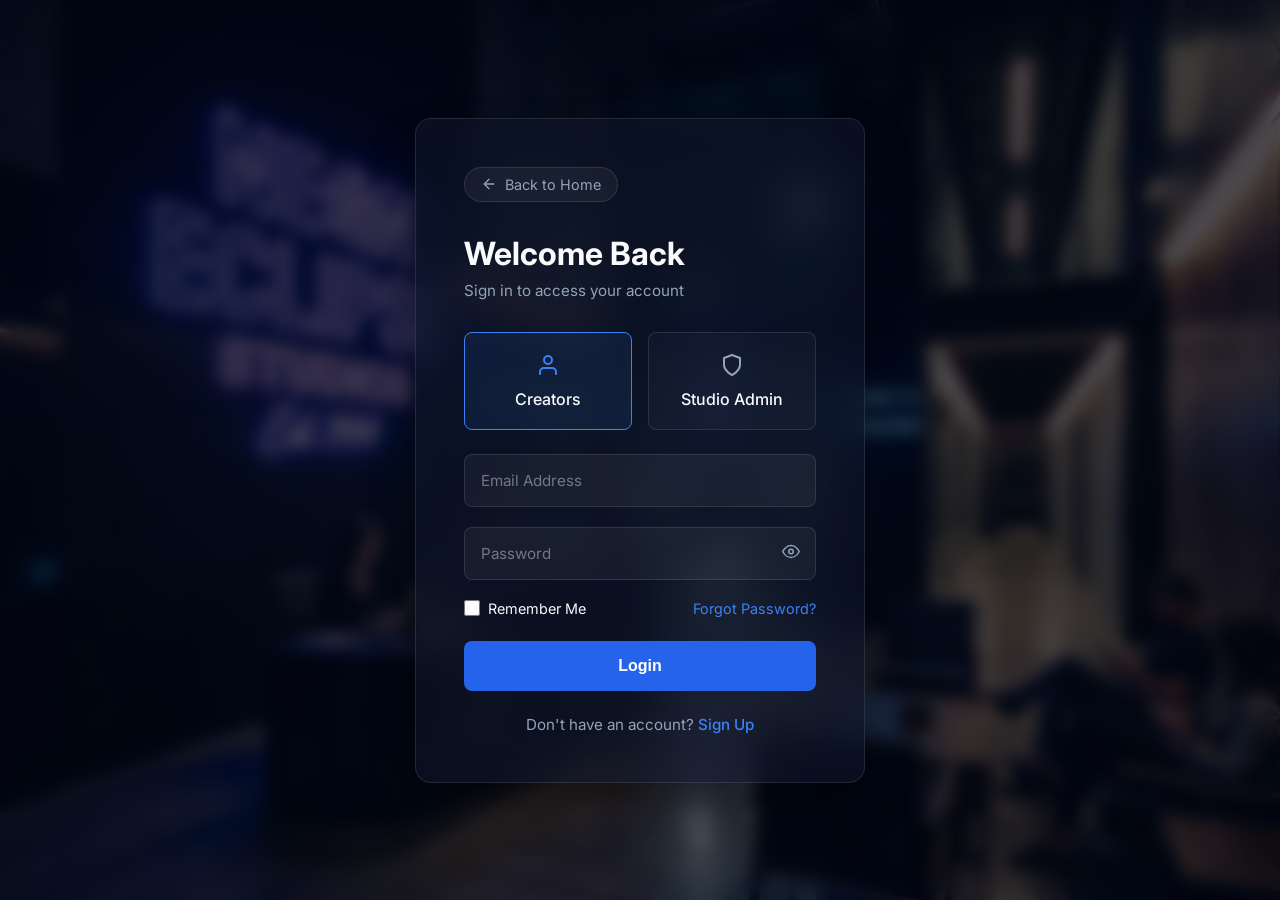
<file: login.html>
<!DOCTYPE html>
<html lang="en">
<head>
    <meta charset="UTF-8">
    <meta name="viewport" content="width=device-width, initial-scale=1.0">
    <title>FilmStudio - Login</title>
    <link href="https://fonts.googleapis.com/css2?family=Inter:wght@400;500;600;700;800&display=swap" rel="stylesheet">
    <link rel="stylesheet" href="css/login.css">
</head>
<body class="login-page">
    <div class="login-card">
        <a href="index.html" class="back-link">
            <svg viewBox="0 0 24 24" width="16" height="16" fill="none" stroke="currentColor" stroke-width="2" stroke-linecap="round" stroke-linejoin="round"><line x1="19" y1="12" x2="5" y2="12"></line><polyline points="12 19 5 12 12 5"></polyline></svg>
            Back to Home
        </a>
        
        <h2>Welcome Back</h2>
        <p>Sign in to access your account</p>

        <div class="role-selector">
            <div class="role-btn active" onclick="selectRole(this, 'userdashboard.html')">
                <svg viewBox="0 0 24 24" width="24" height="24" fill="none" stroke="currentColor" stroke-width="2" stroke-linecap="round" stroke-linejoin="round"><path d="M20 21v-2a4 4 0 0 0-4-4H8a4 4 0 0 0-4 4v2"></path><circle cx="12" cy="7" r="4"></circle></svg>
                Creators
            </div>
            <div class="role-btn" onclick="selectRole(this, 'admindashboard.html')">
                <svg viewBox="0 0 24 24" width="24" height="24" fill="none" stroke="currentColor" stroke-width="2" stroke-linecap="round" stroke-linejoin="round"><path d="M12 22s8-4 8-10V5l-8-3-8 3v7c0 6 8 10 8 10z"></path></svg>
                Studio Admin
            </div>
        </div>

        <form id="loginForm" action="userdashboard.html" method="GET">
            <div class="form-group">
                <input type="email" class="form-control" name="email" placeholder="Email Address" required>
            </div>
            <div class="form-group">
                <input type="password" class="form-control" id="password" placeholder="Password" required>
                <button type="button" class="password-toggle" onclick="togglePassword()">
                    <svg viewBox="0 0 24 24" width="18" height="18" fill="none" stroke="currentColor" stroke-width="2" stroke-linecap="round" stroke-linejoin="round"><path d="M1 12s4-8 11-8 11 8 11 8-4 8-11 8-11-8-11-8z"></path><circle cx="12" cy="12" r="3"></circle></svg>
                </button>
            </div>
            <div class="form-actions">
                <label class="remember-me">
                    <input type="checkbox"> Remember Me
                </label>
                <a href="404.html" class="forgot-pw">Forgot Password?</a>
            </div>
            <button type="submit" class="btn-submit">Login</button>
            
            <div class="bottom-text">
                Don't have an account? <a href="signup.html">Sign Up</a>
            </div>
        </form>
    </div>

    <script>
        function selectRole(element, actionUrl) {
            // Remove active class from all buttons
            document.querySelectorAll('.role-btn').forEach(btn => btn.classList.remove('active'));
            // Add active class to clicked button
            element.classList.add('active');
            // Change form action to redirect correctly based on role
            document.getElementById('loginForm').action = actionUrl;
        }

        function togglePassword() {
            const pwd = document.getElementById('password');
            if (pwd.type === 'password') {
                pwd.type = 'text';
            } else {
                pwd.type = 'password';
            }
        }
    </script>

    <script src="js/main.js"></script>
</body>
</html>
</file>
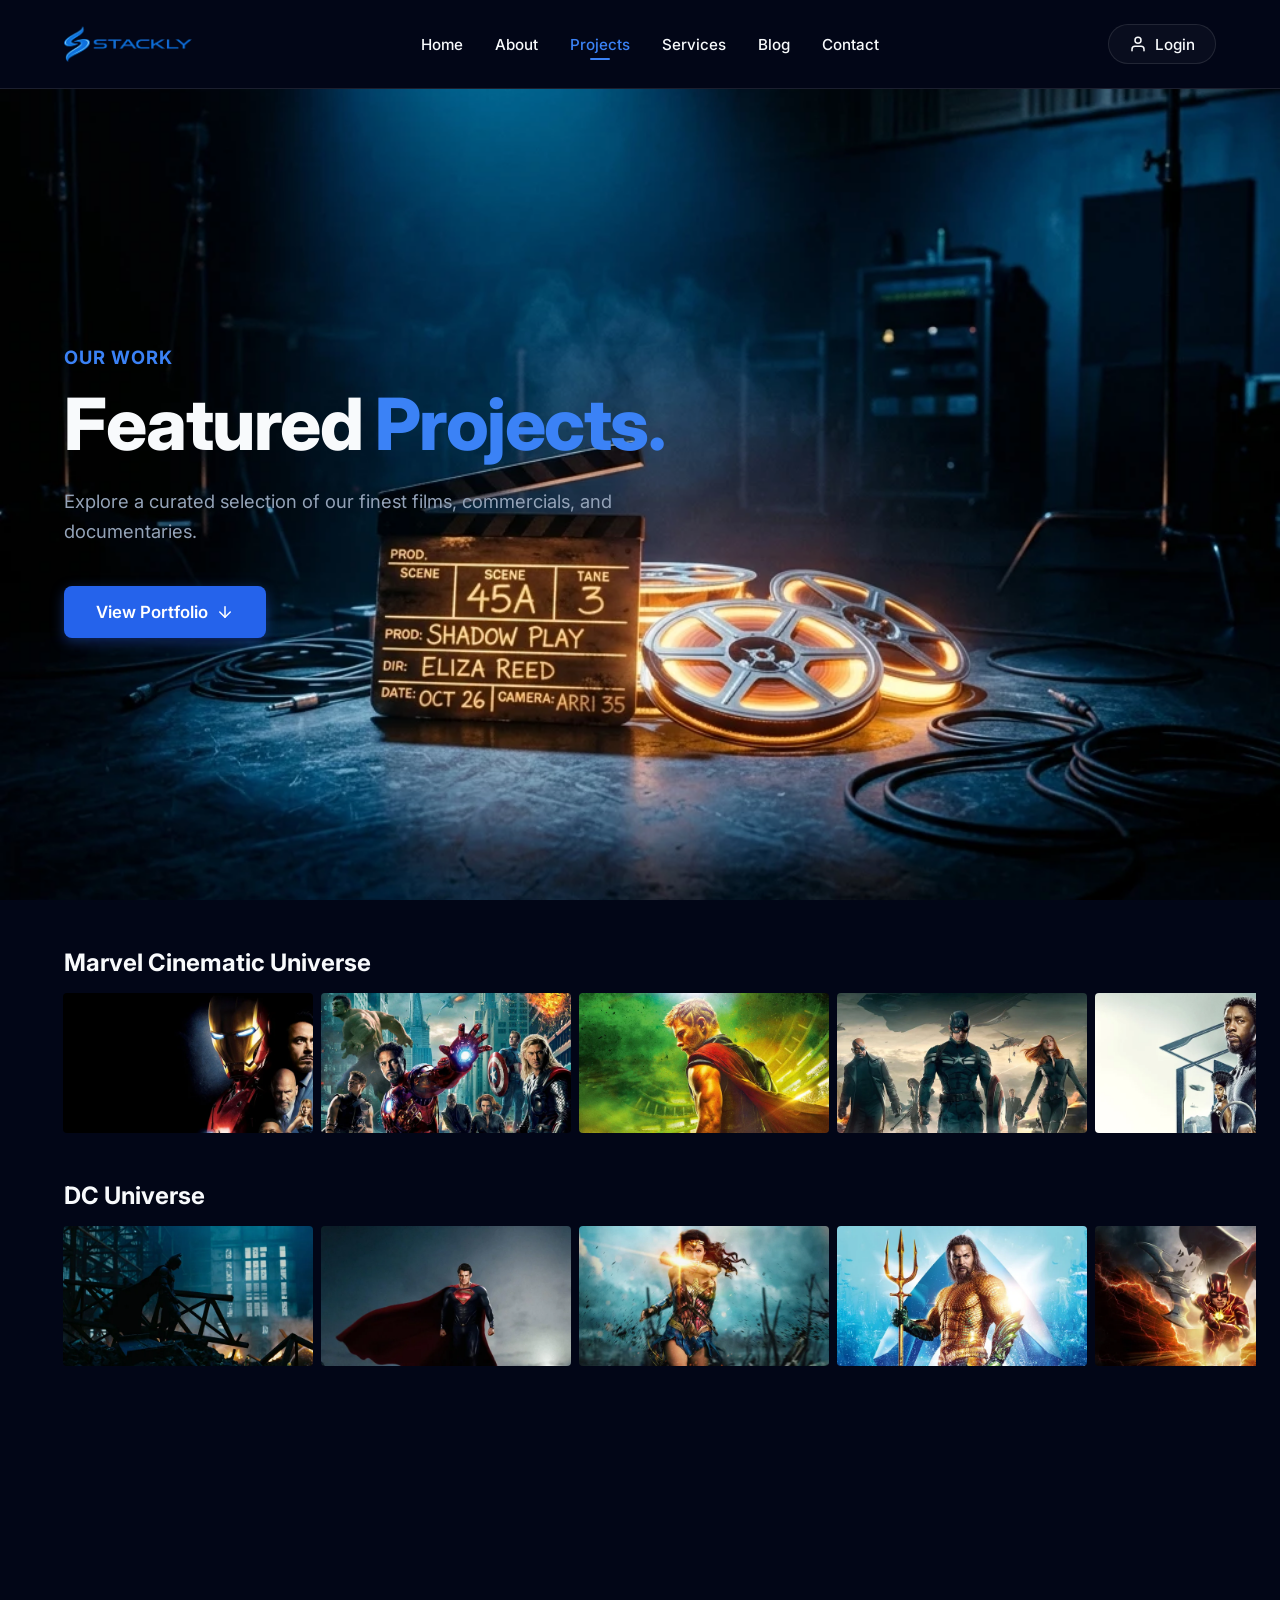
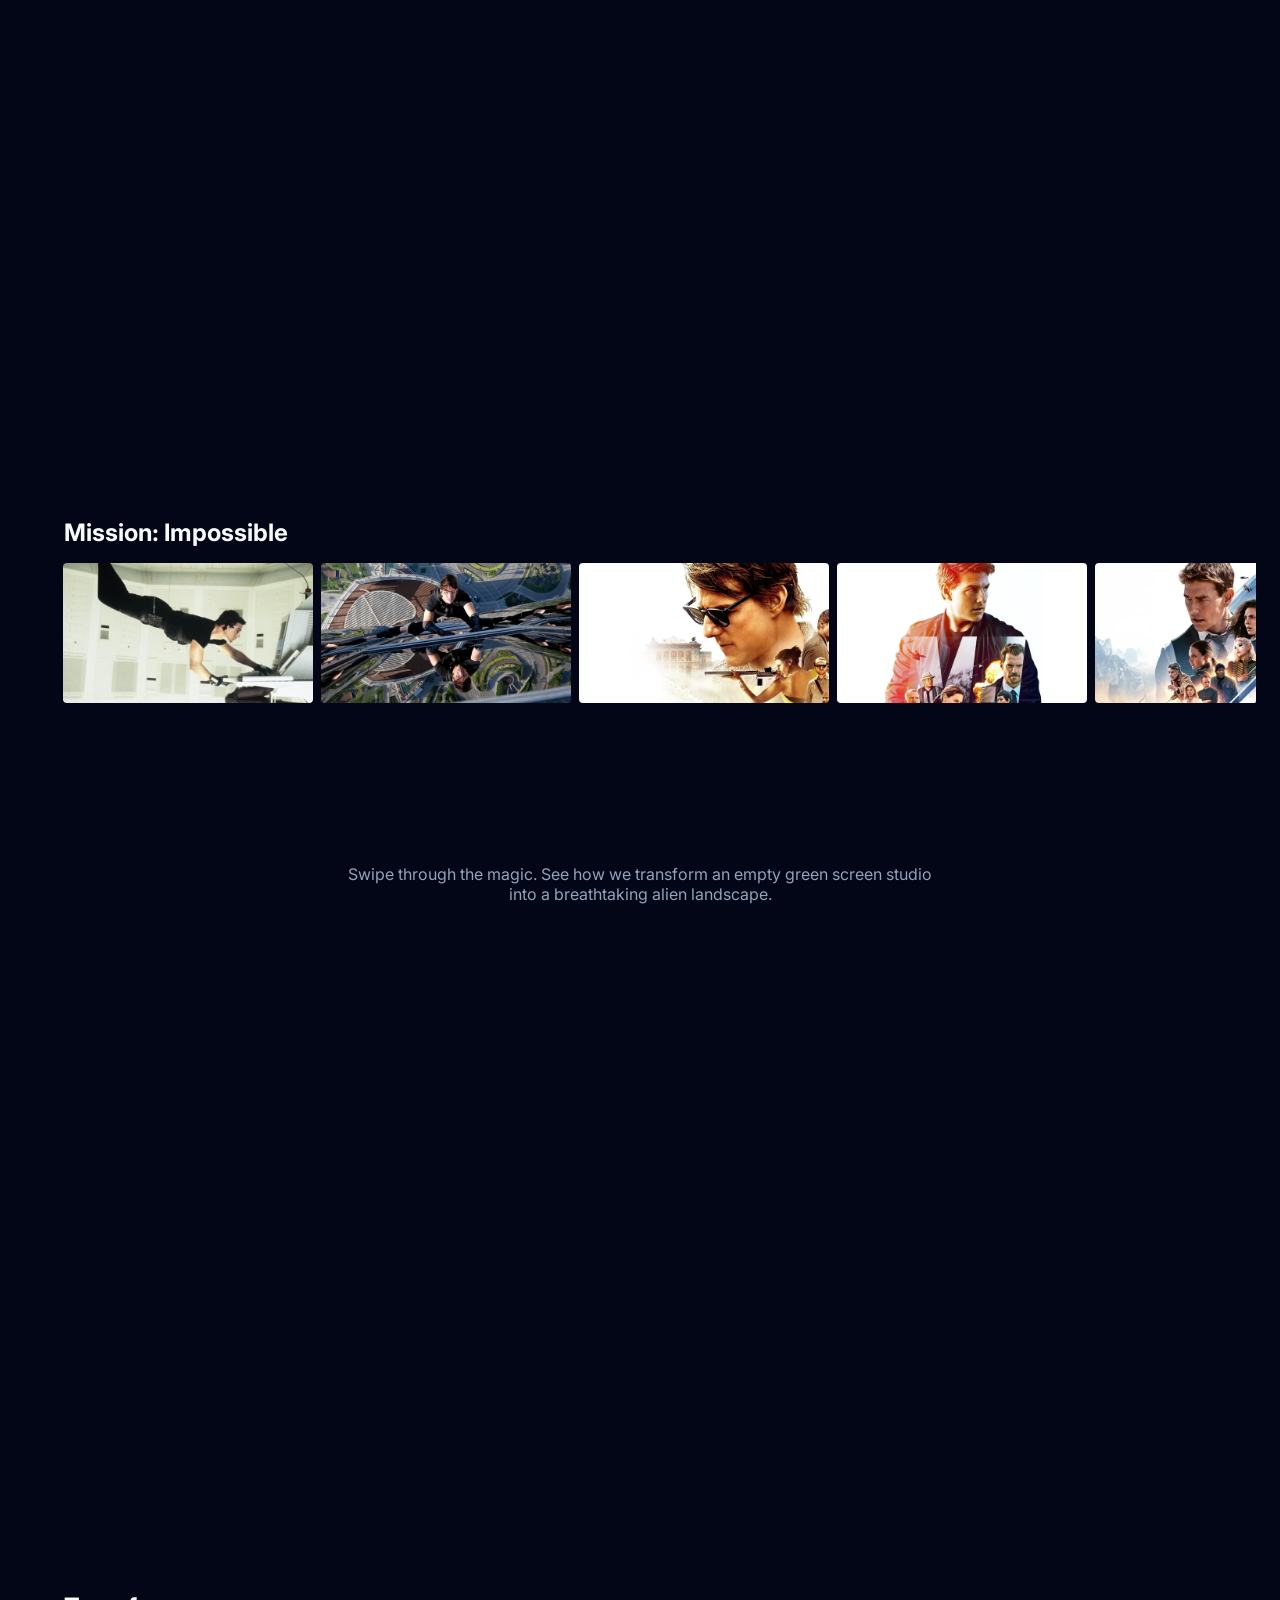
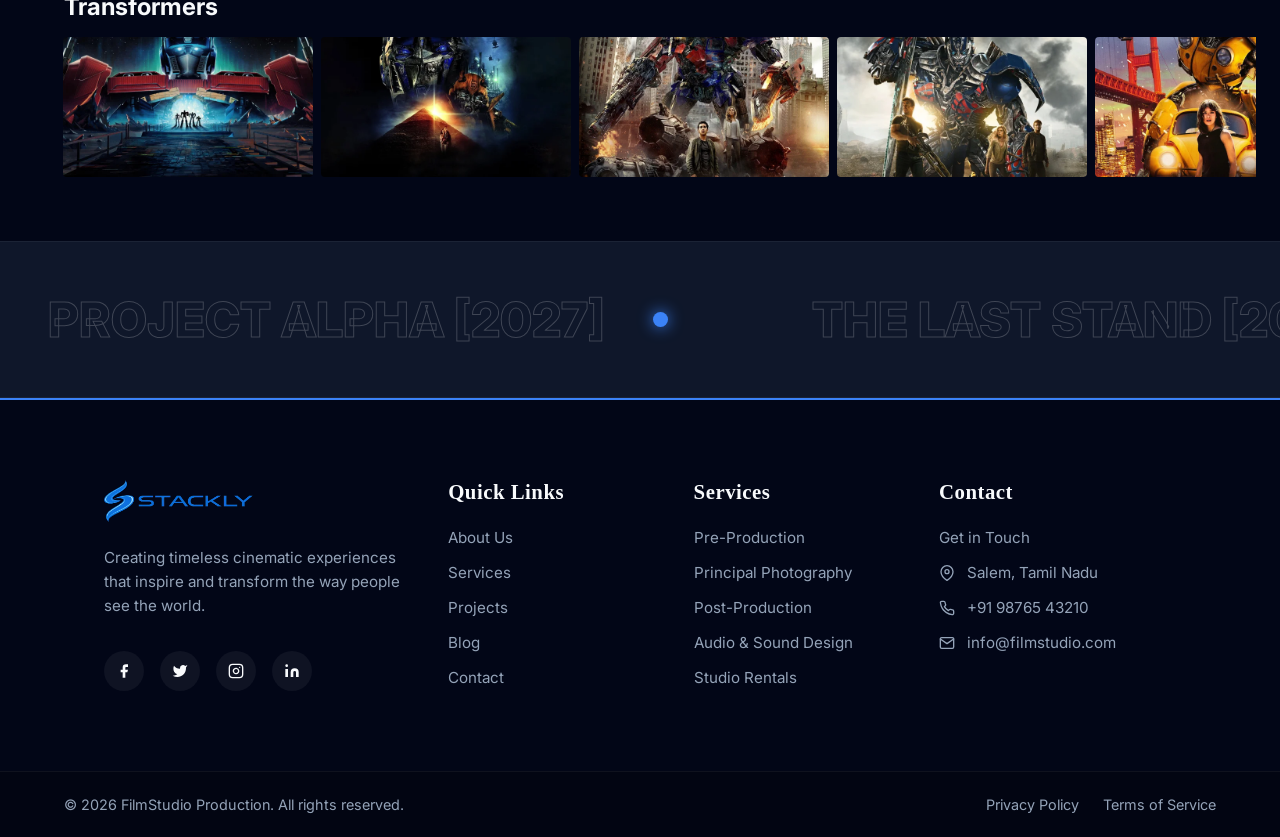
<file: projects.html>
<!DOCTYPE html>
<html lang="en">
<head>
    <meta charset="UTF-8">
    <meta name="viewport" content="width=device-width, initial-scale=1.0">
    <title>FilmStudio - Projects</title>
    <link href="https://fonts.googleapis.com/css2?family=Inter:wght@400;500;600;700;800&display=swap" rel="stylesheet">
    <link rel="stylesheet" href="css/global.css">
    <style>
        .page-hero { background-image: url('assets/projects_cover.webp'); }
    </style>
</head>
<body>
    <header class="navbar">
                <a href="index.html" class="logo">
            <img src="assets/logo.webp" alt="Stackly" style="max-height: 36px; width: auto; display: block;">
        </a>
        <nav class="nav-links">
            <button class="nav-close-btn" aria-label="Close Menu">
                <svg viewBox="0 0 24 24" width="32" height="32" stroke="currentColor" stroke-width="2" fill="none"><line x1="18" y1="6" x2="6" y2="18"></line><line x1="6" y1="6" x2="18" y2="18"></line></svg>
            </button>
            <a href="index.html">Home</a>
            <a href="about.html">About</a>
            <a href="projects.html" class="active">Projects</a>
            <a href="services.html">Services</a>
            <a href="blog.html">Blog</a>
            <a href="contact.html">Contact</a>
            <a href="login.html" class="sidebar-login-btn">
                <svg viewBox="0 0 24 24" width="20" height="20" fill="none" stroke="currentColor" stroke-width="2" stroke-linecap="round" stroke-linejoin="round"><path d="M20 21v-2a4 4 0 0 0-4-4H8a4 4 0 0 0-4 4v2"></path><circle cx="12" cy="7" r="4"></circle></svg> Login
            </a>
        </nav>
        
        <button class="mobile-menu-btn" aria-label="Toggle Menu">
            <svg viewBox="0 0 24 24" width="24" height="24" stroke="currentColor" stroke-width="2" fill="none"><line x1="3" y1="12" x2="21" y2="12"></line><line x1="3" y1="6" x2="21" y2="6"></line><line x1="3" y1="18" x2="21" y2="18"></line></svg>
        </button>
        <div class="nav-actions">
            <a href="login.html" class="btn-login">
                <svg viewBox="0 0 24 24" width="18" height="18" fill="none" stroke="currentColor" stroke-width="2" stroke-linecap="round" stroke-linejoin="round">
                    <path d="M20 21v-2a4 4 0 0 0-4-4H8a4 4 0 0 0-4 4v2"></path><circle cx="12" cy="7" r="4"></circle>
                </svg> Login
            </a>
        </div>
    </header>

    <main>
        <section class="page-hero">
            <div class="hero-content">
                <p class="tagline">Our Work</p>
                <h1 class="hero-title">Featured <span class="highlight">Projects.</span></h1>
                <p class="hero-subtitle">Explore a curated selection of our finest films, commercials, and documentaries.</p>
                <a href="#portfolio" class="btn-primary">
                    View Portfolio
                    <svg viewBox="0 0 24 24" width="18" height="18" fill="none" stroke="currentColor" stroke-width="2" stroke-linecap="round" stroke-linejoin="round"><line x1="12" y1="5" x2="12" y2="19"></line><polyline points="19 12 12 19 5 12"></polyline></svg>
                </a>
            </div>
        </section>

                                <div class="netflix-container">
            <h2 class="netflix-category-title">Marvel Cinematic Universe</h2>
            <div class="netflix-row">
                <div class="netflix-row-inner">
                    <div class="netflix-card">
                        <img src="assets/poster_01.webp" alt="Iron Man">
                        <div class="netflix-card-overlay">
                            <h4>Iron Man</h4>
                            <p>Action • 4K HDR</p>
                        </div>
                    </div>
                    <div class="netflix-card">
                        <img src="assets/poster_02.webp" alt="The Avengers">
                        <div class="netflix-card-overlay">
                            <h4>The Avengers</h4>
                            <p>Action • 4K HDR</p>
                        </div>
                    </div>
                    <div class="netflix-card">
                        <img src="assets/poster_03.webp" alt="Thor: Ragnarok">
                        <div class="netflix-card-overlay">
                            <h4>Thor: Ragnarok</h4>
                            <p>Action • 4K HDR</p>
                        </div>
                    </div>
                    <div class="netflix-card">
                        <img src="assets/poster_04.webp" alt="Captain America: Winter Soldier">
                        <div class="netflix-card-overlay">
                            <h4>Captain America: Winter Soldier</h4>
                            <p>Action • 4K HDR</p>
                        </div>
                    </div>
                    <div class="netflix-card">
                        <img src="assets/poster_05.webp" alt="Black Panther">
                        <div class="netflix-card-overlay">
                            <h4>Black Panther</h4>
                            <p>Action • 4K HDR</p>
                        </div>
                    </div>
                    <div class="netflix-card">
                        <img src="assets/poster_06.webp" alt="Doctor Strange">
                        <div class="netflix-card-overlay">
                            <h4>Doctor Strange</h4>
                            <p>Action • 4K HDR</p>
                        </div>
                    </div>
                    <div class="netflix-card">
                        <img src="assets/poster_07.webp" alt="Spider-Man: No Way Home">
                        <div class="netflix-card-overlay">
                            <h4>Spider-Man: No Way Home</h4>
                            <p>Action • 4K HDR</p>
                        </div>
                    </div>
                    <div class="netflix-card">
                        <img src="assets/poster_08.webp" alt="Guardians of the Galaxy">
                        <div class="netflix-card-overlay">
                            <h4>Guardians of the Galaxy</h4>
                            <p>Action • 4K HDR</p>
                        </div>
                    </div>
                    <div class="netflix-card">
                        <img src="assets/poster_09.webp" alt="Ant-Man">
                        <div class="netflix-card-overlay">
                            <h4>Ant-Man</h4>
                            <p>Action • 4K HDR</p>
                        </div>
                    </div>
                    <div class="netflix-card">
                        <img src="assets/poster_10.webp" alt="Black Widow">
                        <div class="netflix-card-overlay">
                            <h4>Black Widow</h4>
                            <p>Action • 4K HDR</p>
                        </div>
                    </div>
                    <div class="netflix-card">
                        <img src="assets/poster_01.webp" alt="Iron Man">
                        <div class="netflix-card-overlay">
                            <h4>Iron Man</h4>
                            <p>Action • 4K HDR</p>
                        </div>
                    </div>
                    <div class="netflix-card">
                        <img src="assets/poster_02.webp" alt="The Avengers">
                        <div class="netflix-card-overlay">
                            <h4>The Avengers</h4>
                            <p>Action • 4K HDR</p>
                        </div>
                    </div>
                    <div class="netflix-card">
                        <img src="assets/poster_03.webp" alt="Thor: Ragnarok">
                        <div class="netflix-card-overlay">
                            <h4>Thor: Ragnarok</h4>
                            <p>Action • 4K HDR</p>
                        </div>
                    </div>
                    <div class="netflix-card">
                        <img src="assets/poster_04.webp" alt="Captain America: Winter Soldier">
                        <div class="netflix-card-overlay">
                            <h4>Captain America: Winter Soldier</h4>
                            <p>Action • 4K HDR</p>
                        </div>
                    </div>
                    <div class="netflix-card">
                        <img src="assets/poster_05.webp" alt="Black Panther">
                        <div class="netflix-card-overlay">
                            <h4>Black Panther</h4>
                            <p>Action • 4K HDR</p>
                        </div>
                    </div>
                    <div class="netflix-card">
                        <img src="assets/poster_06.webp" alt="Doctor Strange">
                        <div class="netflix-card-overlay">
                            <h4>Doctor Strange</h4>
                            <p>Action • 4K HDR</p>
                        </div>
                    </div>
                    <div class="netflix-card">
                        <img src="assets/poster_07.webp" alt="Spider-Man: No Way Home">
                        <div class="netflix-card-overlay">
                            <h4>Spider-Man: No Way Home</h4>
                            <p>Action • 4K HDR</p>
                        </div>
                    </div>
                    <div class="netflix-card">
                        <img src="assets/poster_08.webp" alt="Guardians of the Galaxy">
                        <div class="netflix-card-overlay">
                            <h4>Guardians of the Galaxy</h4>
                            <p>Action • 4K HDR</p>
                        </div>
                    </div>
                    <div class="netflix-card">
                        <img src="assets/poster_09.webp" alt="Ant-Man">
                        <div class="netflix-card-overlay">
                            <h4>Ant-Man</h4>
                            <p>Action • 4K HDR</p>
                        </div>
                    </div>
                    <div class="netflix-card">
                        <img src="assets/poster_10.webp" alt="Black Widow">
                        <div class="netflix-card-overlay">
                            <h4>Black Widow</h4>
                            <p>Action • 4K HDR</p>
                        </div>
                    </div>
                </div>
            </div>
            <h2 class="netflix-category-title">DC Universe</h2>
            <div class="netflix-row">
                <div class="netflix-row-inner">
                    <div class="netflix-card">
                        <img src="assets/poster_11.webp" alt="The Dark Knight">
                        <div class="netflix-card-overlay">
                            <h4>The Dark Knight</h4>
                            <p>Action • 4K HDR</p>
                        </div>
                    </div>
                    <div class="netflix-card">
                        <img src="assets/poster_12.webp" alt="Man of Steel">
                        <div class="netflix-card-overlay">
                            <h4>Man of Steel</h4>
                            <p>Action • 4K HDR</p>
                        </div>
                    </div>
                    <div class="netflix-card">
                        <img src="assets/poster_13.webp" alt="Wonder Woman">
                        <div class="netflix-card-overlay">
                            <h4>Wonder Woman</h4>
                            <p>Action • 4K HDR</p>
                        </div>
                    </div>
                    <div class="netflix-card">
                        <img src="assets/poster_14.webp" alt="Aquaman">
                        <div class="netflix-card-overlay">
                            <h4>Aquaman</h4>
                            <p>Action • 4K HDR</p>
                        </div>
                    </div>
                    <div class="netflix-card">
                        <img src="assets/poster_15.webp" alt="The Flash">
                        <div class="netflix-card-overlay">
                            <h4>The Flash</h4>
                            <p>Action • 4K HDR</p>
                        </div>
                    </div>
                    <div class="netflix-card">
                        <img src="assets/poster_16.webp" alt="Justice League">
                        <div class="netflix-card-overlay">
                            <h4>Justice League</h4>
                            <p>Action • 4K HDR</p>
                        </div>
                    </div>
                    <div class="netflix-card">
                        <img src="assets/poster_17.webp" alt="Joker">
                        <div class="netflix-card-overlay">
                            <h4>Joker</h4>
                            <p>Action • 4K HDR</p>
                        </div>
                    </div>
                    <div class="netflix-card">
                        <img src="assets/poster_18.webp" alt="Suicide Squad">
                        <div class="netflix-card-overlay">
                            <h4>Suicide Squad</h4>
                            <p>Action • 4K HDR</p>
                        </div>
                    </div>
                    <div class="netflix-card">
                        <img src="assets/poster_19.webp" alt="Shazam!">
                        <div class="netflix-card-overlay">
                            <h4>Shazam!</h4>
                            <p>Action • 4K HDR</p>
                        </div>
                    </div>
                    <div class="netflix-card">
                        <img src="assets/poster_20.webp" alt="The Batman">
                        <div class="netflix-card-overlay">
                            <h4>The Batman</h4>
                            <p>Action • 4K HDR</p>
                        </div>
                    </div>
                    <div class="netflix-card">
                        <img src="assets/poster_11.webp" alt="The Dark Knight">
                        <div class="netflix-card-overlay">
                            <h4>The Dark Knight</h4>
                            <p>Action • 4K HDR</p>
                        </div>
                    </div>
                    <div class="netflix-card">
                        <img src="assets/poster_12.webp" alt="Man of Steel">
                        <div class="netflix-card-overlay">
                            <h4>Man of Steel</h4>
                            <p>Action • 4K HDR</p>
                        </div>
                    </div>
                    <div class="netflix-card">
                        <img src="assets/poster_13.webp" alt="Wonder Woman">
                        <div class="netflix-card-overlay">
                            <h4>Wonder Woman</h4>
                            <p>Action • 4K HDR</p>
                        </div>
                    </div>
                    <div class="netflix-card">
                        <img src="assets/poster_14.webp" alt="Aquaman">
                        <div class="netflix-card-overlay">
                            <h4>Aquaman</h4>
                            <p>Action • 4K HDR</p>
                        </div>
                    </div>
                    <div class="netflix-card">
                        <img src="assets/poster_15.webp" alt="The Flash">
                        <div class="netflix-card-overlay">
                            <h4>The Flash</h4>
                            <p>Action • 4K HDR</p>
                        </div>
                    </div>
                    <div class="netflix-card">
                        <img src="assets/poster_16.webp" alt="Justice League">
                        <div class="netflix-card-overlay">
                            <h4>Justice League</h4>
                            <p>Action • 4K HDR</p>
                        </div>
                    </div>
                    <div class="netflix-card">
                        <img src="assets/poster_17.webp" alt="Joker">
                        <div class="netflix-card-overlay">
                            <h4>Joker</h4>
                            <p>Action • 4K HDR</p>
                        </div>
                    </div>
                    <div class="netflix-card">
                        <img src="assets/poster_18.webp" alt="Suicide Squad">
                        <div class="netflix-card-overlay">
                            <h4>Suicide Squad</h4>
                            <p>Action • 4K HDR</p>
                        </div>
                    </div>
                    <div class="netflix-card">
                        <img src="assets/poster_19.webp" alt="Shazam!">
                        <div class="netflix-card-overlay">
                            <h4>Shazam!</h4>
                            <p>Action • 4K HDR</p>
                        </div>
                    </div>
                    <div class="netflix-card">
                        <img src="assets/poster_20.webp" alt="The Batman">
                        <div class="netflix-card-overlay">
                            <h4>The Batman</h4>
                            <p>Action • 4K HDR</p>
                        </div>
                    </div>
                </div>
            </div>

            <div class="spotlight-parallax" style="margin-top: 4rem;">
                <div class="spotlight-content blur-reveal">
                    <p style="color: var(--highlight-blue); font-weight: 700; letter-spacing: 2px; text-transform: uppercase; margin-bottom: 1rem;">Director's Spotlight</p>
                    <h2 style="font-size: 3rem; font-weight: 800; color: white; margin-bottom: 1.5rem;">Neon Horizons</h2>
                    <p style="color: var(--text-gray); font-size: 1.2rem; line-height: 1.8; margin-bottom: 2rem;">"We didn't just want to build a city; we wanted to build a completely believable, terrifyingly beautiful future. The sheer scale of the practical effects mixed with digital augmentation pushed our entire crew to the absolute limit."</p>
                    <div style="display: flex; gap: 2rem; justify-content: center;">
                        <div>
                            <h4 style="color: white; font-size: 1.5rem;">14</h4>
                            <span style="color: var(--text-gray); font-size: 0.8rem; text-transform: uppercase;">Months of Production</span>
                        </div>
                        <div>
                            <h4 style="color: white; font-size: 1.5rem;">800+</h4>
                            <span style="color: var(--text-gray); font-size: 0.8rem; text-transform: uppercase;">VFX Shots</span>
                        </div>
                    </div>
                </div>
            </div>
            <h2 class="netflix-category-title" style="margin-top: 4rem;">Mission: Impossible</h2>
            <div class="netflix-row">
                <div class="netflix-row-inner">
                    <div class="netflix-card">
                        <img src="assets/poster_21.webp" alt="Mission: Impossible">
                        <div class="netflix-card-overlay">
                            <h4>Mission: Impossible</h4>
                            <p>Action • 4K HDR</p>
                        </div>
                    </div>
                    <div class="netflix-card">
                        <img src="assets/poster_22.webp" alt="M:I - Ghost Protocol">
                        <div class="netflix-card-overlay">
                            <h4>M:I - Ghost Protocol</h4>
                            <p>Action • 4K HDR</p>
                        </div>
                    </div>
                    <div class="netflix-card">
                        <img src="assets/poster_23.webp" alt="M:I - Rogue Nation">
                        <div class="netflix-card-overlay">
                            <h4>M:I - Rogue Nation</h4>
                            <p>Action • 4K HDR</p>
                        </div>
                    </div>
                    <div class="netflix-card">
                        <img src="assets/poster_24.webp" alt="M:I - Fallout">
                        <div class="netflix-card-overlay">
                            <h4>M:I - Fallout</h4>
                            <p>Action • 4K HDR</p>
                        </div>
                    </div>
                    <div class="netflix-card">
                        <img src="assets/poster_25.webp" alt="M:I - Dead Reckoning">
                        <div class="netflix-card-overlay">
                            <h4>M:I - Dead Reckoning</h4>
                            <p>Action • 4K HDR</p>
                        </div>
                    </div>
                    <div class="netflix-card">
                        <img src="assets/poster_21.webp" alt="Mission: Impossible">
                        <div class="netflix-card-overlay">
                            <h4>Mission: Impossible</h4>
                            <p>Action • 4K HDR</p>
                        </div>
                    </div>
                    <div class="netflix-card">
                        <img src="assets/poster_22.webp" alt="M:I - Ghost Protocol">
                        <div class="netflix-card-overlay">
                            <h4>M:I - Ghost Protocol</h4>
                            <p>Action • 4K HDR</p>
                        </div>
                    </div>
                    <div class="netflix-card">
                        <img src="assets/poster_23.webp" alt="M:I - Rogue Nation">
                        <div class="netflix-card-overlay">
                            <h4>M:I - Rogue Nation</h4>
                            <p>Action • 4K HDR</p>
                        </div>
                    </div>
                    <div class="netflix-card">
                        <img src="assets/poster_24.webp" alt="M:I - Fallout">
                        <div class="netflix-card-overlay">
                            <h4>M:I - Fallout</h4>
                            <p>Action • 4K HDR</p>
                        </div>
                    </div>
                    <div class="netflix-card">
                        <img src="assets/poster_25.webp" alt="M:I - Dead Reckoning">
                        <div class="netflix-card-overlay">
                            <h4>M:I - Dead Reckoning</h4>
                            <p>Action • 4K HDR</p>
                        </div>
                    </div>
                </div>
            </div>

            <section class="content-section" style="background: var(--bg-dark); padding: 4rem 0;">
                <h2 class="section-title animate-on-scroll">VFX <span class="highlight">Breakdown</span></h2>
                <p style="text-align: center; color: var(--text-gray); max-width: 600px; margin: 0 auto 3rem auto;">Swipe through the magic. See how we transform an empty green screen studio into a breathtaking alien landscape.</p>
                
                <div class="vfx-breakdown-container">
                    <div class="vfx-half split-reveal-left">
                        <img src="assets/before.webp" alt="Before VFX - Green Screen">
                        <div class="vfx-label">RAW FOOTAGE</div>
                    </div>
                    <div class="vfx-half split-reveal-right">
                        <img src="assets/after.webp" alt="After VFX - Final Composited Render">
                        <div class="vfx-label" style="background: var(--highlight-blue); border-color: transparent;">FINAL RENDER</div>
                    </div>
                </div>
            </section>
            <h2 class="netflix-category-title">Transformers</h2>
            <div class="netflix-row">
                <div class="netflix-row-inner">
                    <div class="netflix-card">
                        <img src="assets/poster_26.webp" alt="Transformers">
                        <div class="netflix-card-overlay">
                            <h4>Transformers</h4>
                            <p>Action • 4K HDR</p>
                        </div>
                    </div>
                    <div class="netflix-card">
                        <img src="assets/poster_27.webp" alt="Revenge of the Fallen">
                        <div class="netflix-card-overlay">
                            <h4>Revenge of the Fallen</h4>
                            <p>Action • 4K HDR</p>
                        </div>
                    </div>
                    <div class="netflix-card">
                        <img src="assets/poster_28.webp" alt="Dark of the Moon">
                        <div class="netflix-card-overlay">
                            <h4>Dark of the Moon</h4>
                            <p>Action • 4K HDR</p>
                        </div>
                    </div>
                    <div class="netflix-card">
                        <img src="assets/poster_29.webp" alt="Age of Extinction">
                        <div class="netflix-card-overlay">
                            <h4>Age of Extinction</h4>
                            <p>Action • 4K HDR</p>
                        </div>
                    </div>
                    <div class="netflix-card">
                        <img src="assets/poster_30.webp" alt="Bumblebee">
                        <div class="netflix-card-overlay">
                            <h4>Bumblebee</h4>
                            <p>Action • 4K HDR</p>
                        </div>
                    </div>
                    <div class="netflix-card">
                        <img src="assets/poster_26.webp" alt="Transformers">
                        <div class="netflix-card-overlay">
                            <h4>Transformers</h4>
                            <p>Action • 4K HDR</p>
                        </div>
                    </div>
                    <div class="netflix-card">
                        <img src="assets/poster_27.webp" alt="Revenge of the Fallen">
                        <div class="netflix-card-overlay">
                            <h4>Revenge of the Fallen</h4>
                            <p>Action • 4K HDR</p>
                        </div>
                    </div>
                    <div class="netflix-card">
                        <img src="assets/poster_28.webp" alt="Dark of the Moon">
                        <div class="netflix-card-overlay">
                            <h4>Dark of the Moon</h4>
                            <p>Action • 4K HDR</p>
                        </div>
                    </div>
                    <div class="netflix-card">
                        <img src="assets/poster_29.webp" alt="Age of Extinction">
                        <div class="netflix-card-overlay">
                            <h4>Age of Extinction</h4>
                            <p>Action • 4K HDR</p>
                        </div>
                    </div>
                    <div class="netflix-card">
                        <img src="assets/poster_30.webp" alt="Bumblebee">
                        <div class="netflix-card-overlay">
                            <h4>Bumblebee</h4>
                            <p>Action • 4K HDR</p>
                        </div>
                    </div>
                </div>
            </div>
        </div>

        <!-- Section: Upcoming Slate Marquee -->
        <div class="marquee-container">
            <div class="marquee-content">
                <span class="marquee-item">Project Alpha [2027] <span class="marquee-dot"></span></span>
                <span class="marquee-item">The Last Stand [2027] <span class="marquee-dot"></span></span>
                <span class="marquee-item">Neon Horizons: Uprising [2028] <span class="marquee-dot"></span></span>
                <span class="marquee-item">Deep Blue Odyssey [2028] <span class="marquee-dot"></span></span>
                <!-- Duplicate for seamless looping -->
                <span class="marquee-item">Project Alpha [2027] <span class="marquee-dot"></span></span>
                <span class="marquee-item">The Last Stand [2027] <span class="marquee-dot"></span></span>
                <span class="marquee-item">Neon Horizons: Uprising [2028] <span class="marquee-dot"></span></span>
                <span class="marquee-item">Deep Blue Odyssey [2028] <span class="marquee-dot"></span></span>
            </div>
        </div>

    </main>



        <footer class="footer">
        <div class="footer-container">
            <div class="footer-col">
                                <a href="index.html" class="footer-logo">
                    <img src="assets/logo.webp" alt="Stackly" style="max-height: 42px; width: auto; display: block;">
                </a>
                <p class="footer-desc">Creating timeless cinematic experiences that inspire and transform the way people see the world.</p>
                <div class="social-links">
                    <a href="404.html"><svg viewBox="0 0 24 24" width="16" height="16" fill="currentColor"><path d="M18 2h-3a5 5 0 0 0-5 5v3H7v4h3v8h4v-8h3l1-4h-4V7a1 1 0 0 1 1-1h3z"></path></svg></a>
                    <a href="404.html"><svg viewBox="0 0 24 24" width="16" height="16" fill="currentColor"><path d="M23 3a10.9 10.9 0 0 1-3.14 1.53 4.48 4.48 0 0 0-7.86 3v1A10.66 10.66 0 0 1 3 4s-4 9 5 13a11.64 11.64 0 0 1-7 2c9 5 20 0 20-11.5a4.5 4.5 0 0 0-.08-.83A7.72 7.72 0 0 0 23 3z"></path></svg></a>
                    <a href="404.html"><svg viewBox="0 0 24 24" width="16" height="16" fill="none" stroke="currentColor" stroke-width="2" stroke-linecap="round" stroke-linejoin="round"><rect x="2" y="2" width="20" height="20" rx="5" ry="5"></rect><path d="M16 11.37A4 4 0 1 1 12.63 8 4 4 0 0 1 16 11.37z"></path><line x1="17.5" y1="6.5" x2="17.51" y2="6.5"></line></svg></a>
                    <a href="404.html"><svg viewBox="0 0 24 24" width="16" height="16" fill="currentColor"><path d="M16 8a6 6 0 0 1 6 6v7h-4v-7a2 2 0 0 0-2-2 2 2 0 0 0-2 2v7h-4v-7a6 6 0 0 1 6-6z"></path><rect x="2" y="9" width="4" height="12"></rect><circle cx="4" cy="4" r="2"></circle></svg></a>
                </div>
            </div>
            <div class="footer-col">
                <h3>Quick Links</h3>
                <a href="about.html">About Us</a>
                <a href="services.html">Services</a>
                <a href="projects.html">Projects</a>
                <a href="blog.html">Blog</a>
                <a href="contact.html">Contact</a>
            </div>
            <div class="footer-col">
                <h3>Services</h3>
                <a href="services.html">Pre-Production</a>
                <a href="services.html">Principal Photography</a>
                <a href="services.html">Post-Production</a>
                <a href="services.html">Audio & Sound Design</a>
                <a href="services.html">Studio Rentals</a>
            </div>
            <div class="footer-col">
                <h3>Contact</h3>
                <p class="contact-title">Get in Touch</p>
                <div class="contact-item">
                    <svg viewBox="0 0 24 24" width="16" height="16" fill="none" stroke="currentColor" stroke-width="2" stroke-linecap="round" stroke-linejoin="round"><path d="M21 10c0 7-9 13-9 13s-9-6-9-13a9 9 0 0 1 18 0z"></path><circle cx="12" cy="10" r="3"></circle></svg>
                    <span>Salem, Tamil Nadu</span>
                </div>
                <div class="contact-item">
                    <svg viewBox="0 0 24 24" width="16" height="16" fill="none" stroke="currentColor" stroke-width="2" stroke-linecap="round" stroke-linejoin="round"><path d="M22 16.92v3a2 2 0 0 1-2.18 2 19.79 19.79 0 0 1-8.63-3.07 19.5 19.5 0 0 1-6-6 19.79 19.79 0 0 1-3.07-8.67A2 2 0 0 1 4.11 2h3a2 2 0 0 1 2 1.72 12.84 12.84 0 0 0 .7 2.81 2 2 0 0 1-.45 2.11L8.09 9.91a16 16 0 0 0 6 6l1.27-1.27a2 2 0 0 1 2.11-.45 12.84 12.84 0 0 0 2.81.7A2 2 0 0 1 22 16.92z"></path></svg>
                    <span>+91 98765 43210</span>
                </div>
                <div class="contact-item">
                    <svg viewBox="0 0 24 24" width="16" height="16" fill="none" stroke="currentColor" stroke-width="2" stroke-linecap="round" stroke-linejoin="round"><path d="M4 4h16c1.1 0 2 .9 2 2v12c0 1.1-.9 2-2 2H4c-1.1 0-2-.9-2-2V6c0-1.1.9-2 2-2z"></path><polyline points="22,6 12,13 2,6"></polyline></svg>
                    <span>info@filmstudio.com</span>
                </div>
            </div>
        </div>
        <div class="footer-bottom">
            <p>&copy; 2026 FilmStudio Production. All rights reserved.</p>
            <div class="footer-bottom-links">
                <a href="404.html">Privacy Policy</a>
                <a href="404.html">Terms of Service</a>
            </div>
        </div>
    </footer>

    <script src="js/main.js"></script>
</body>
</html>
</file>
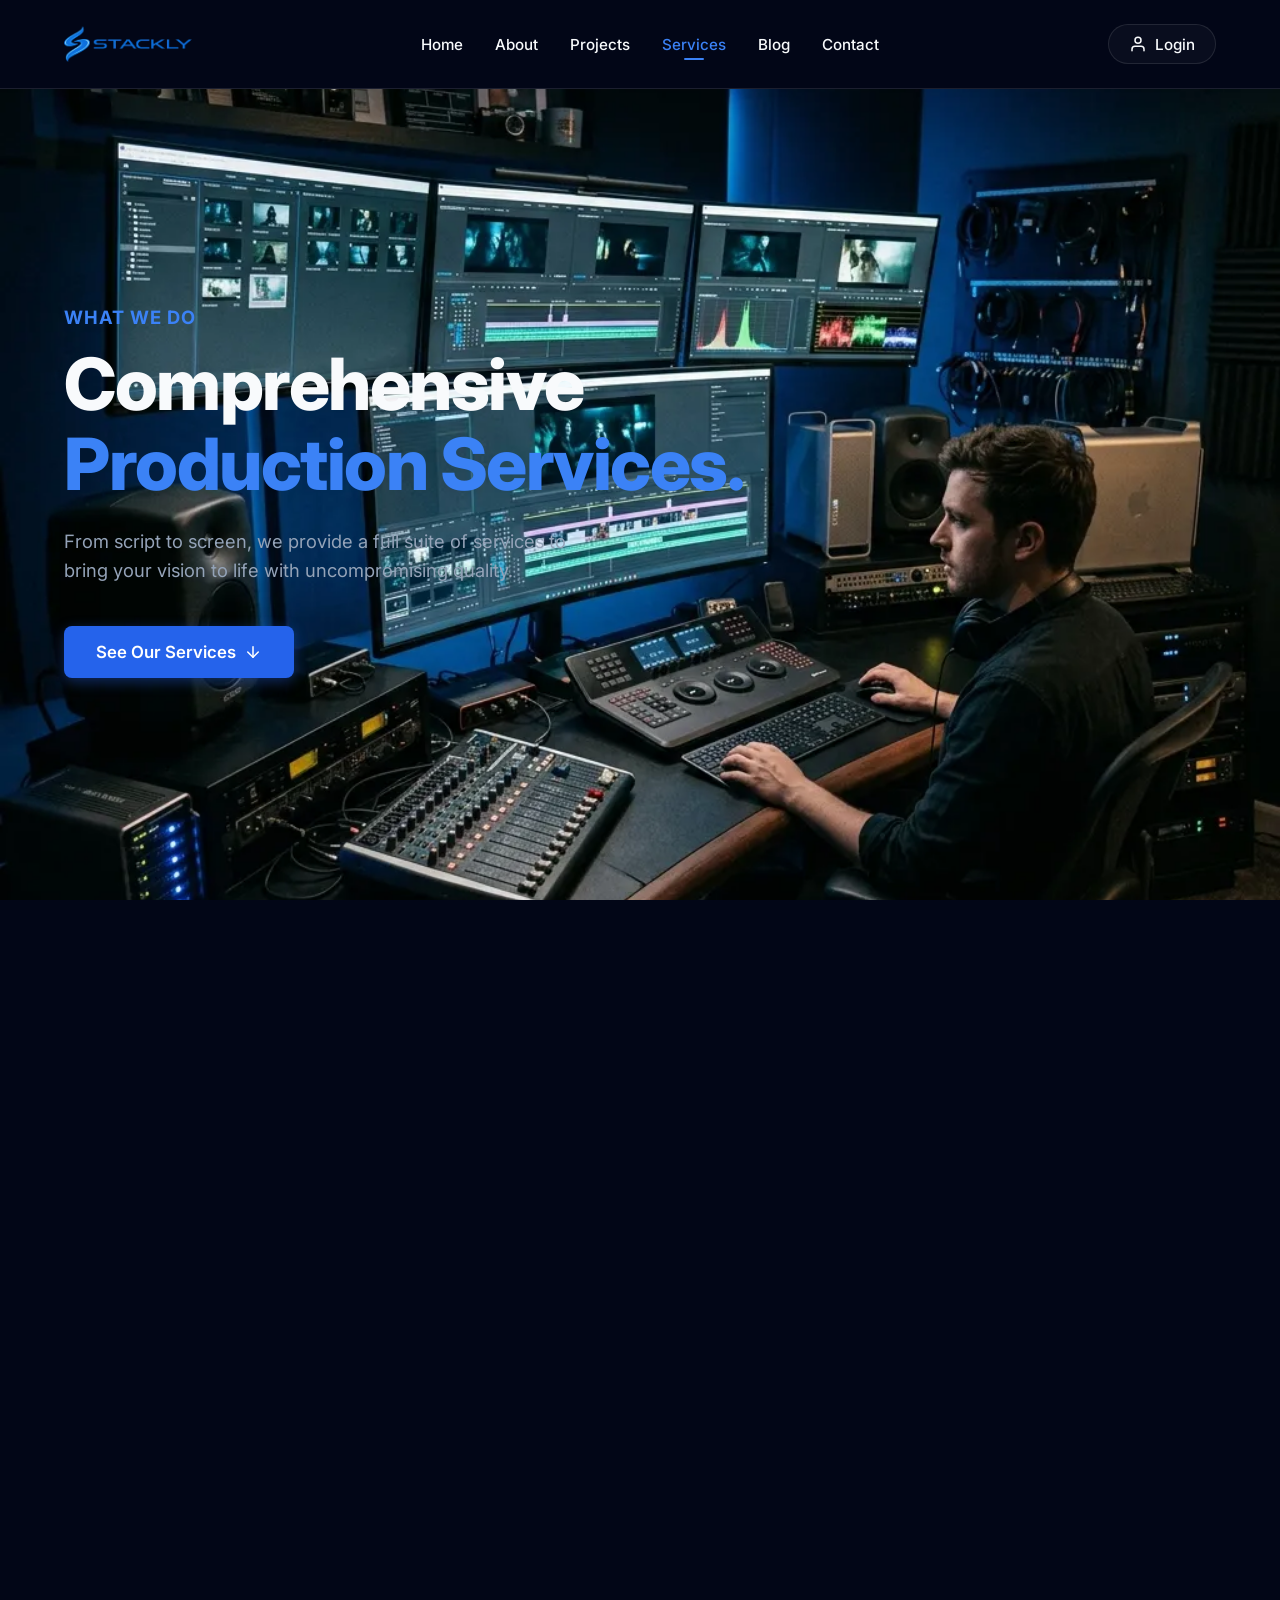
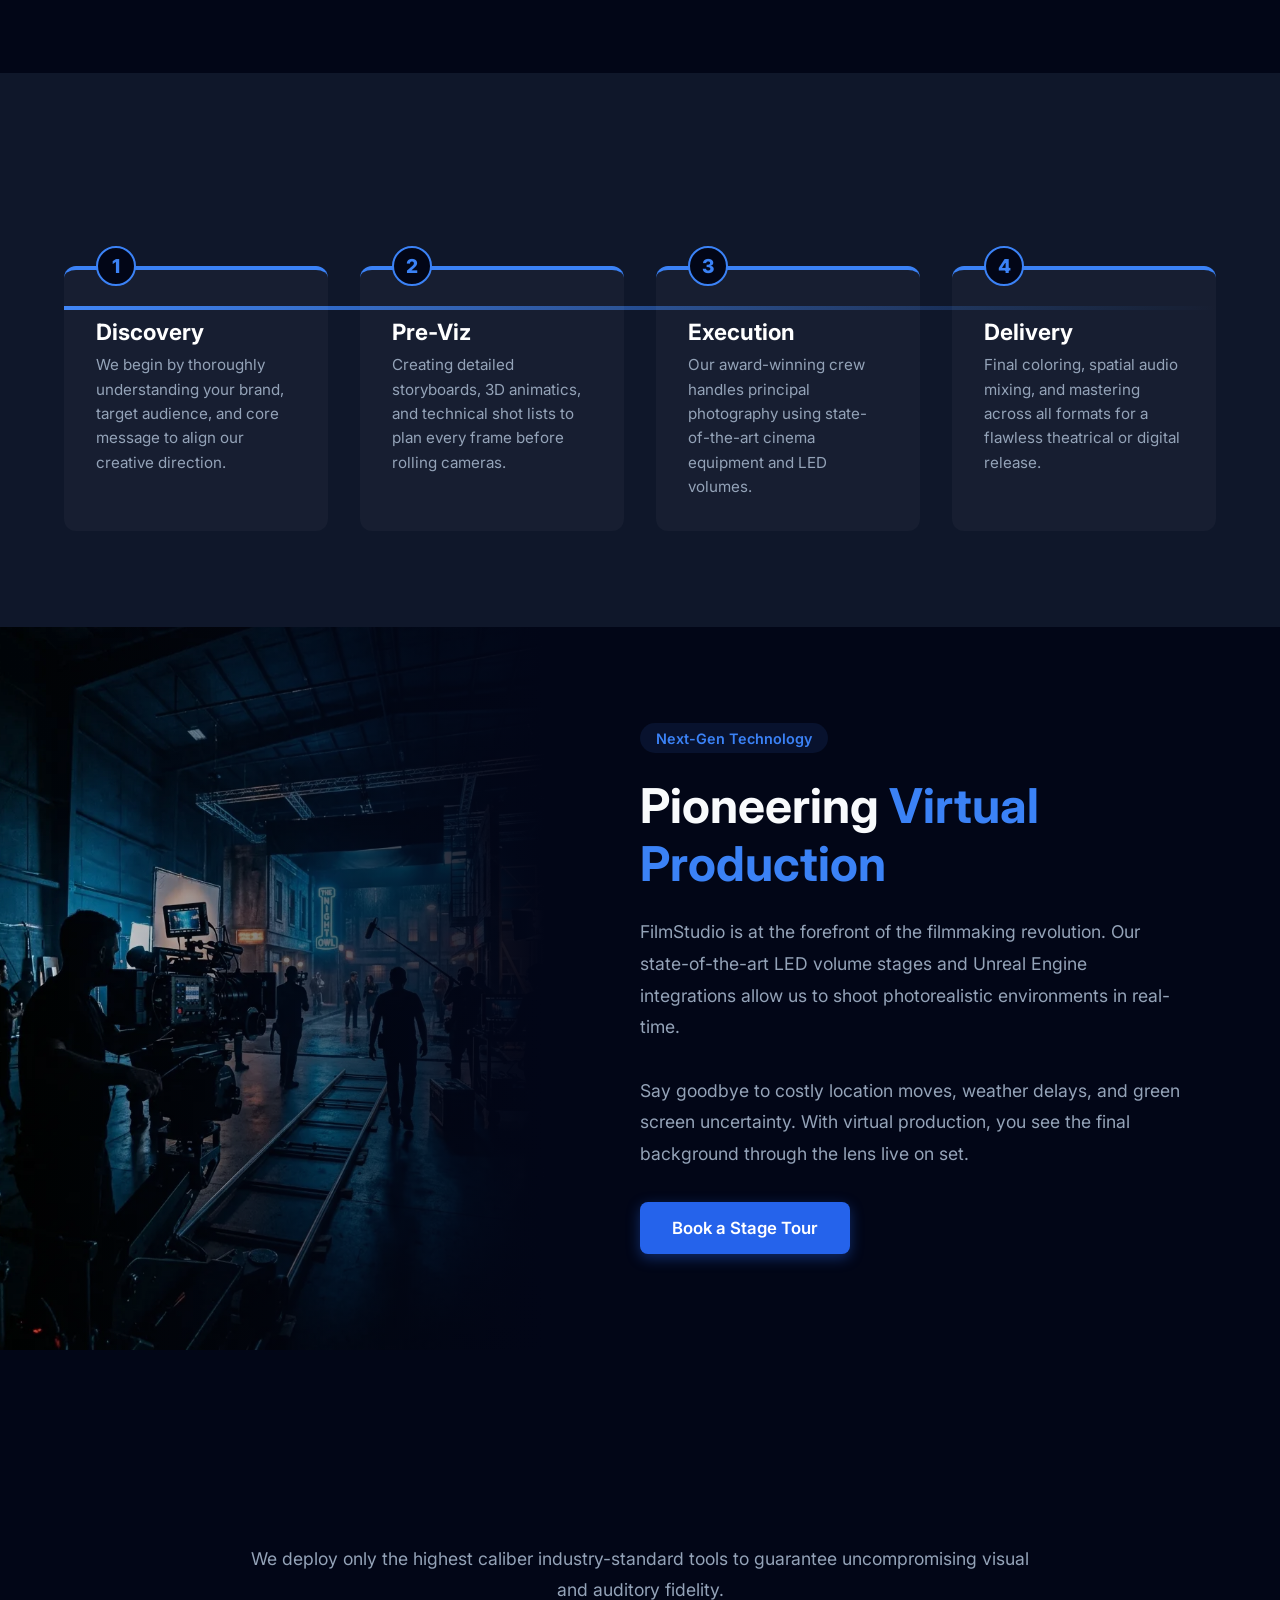
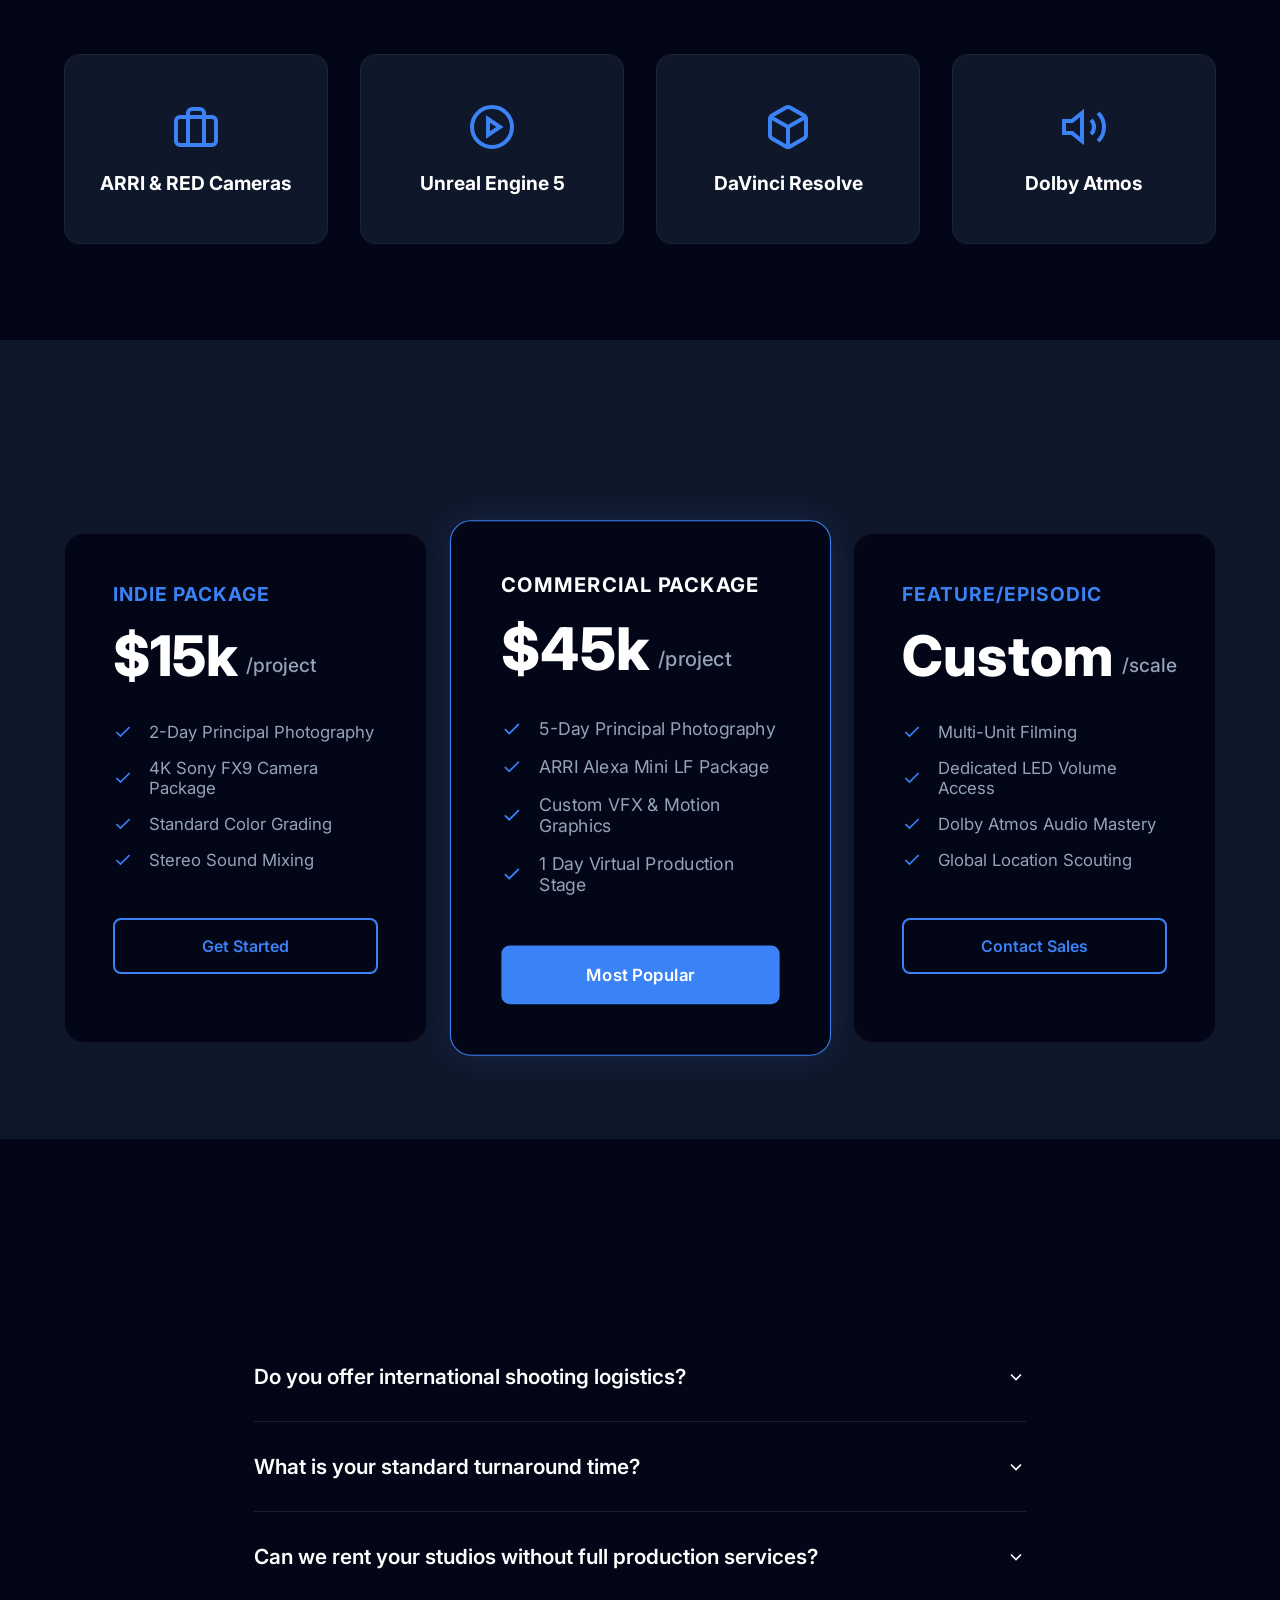
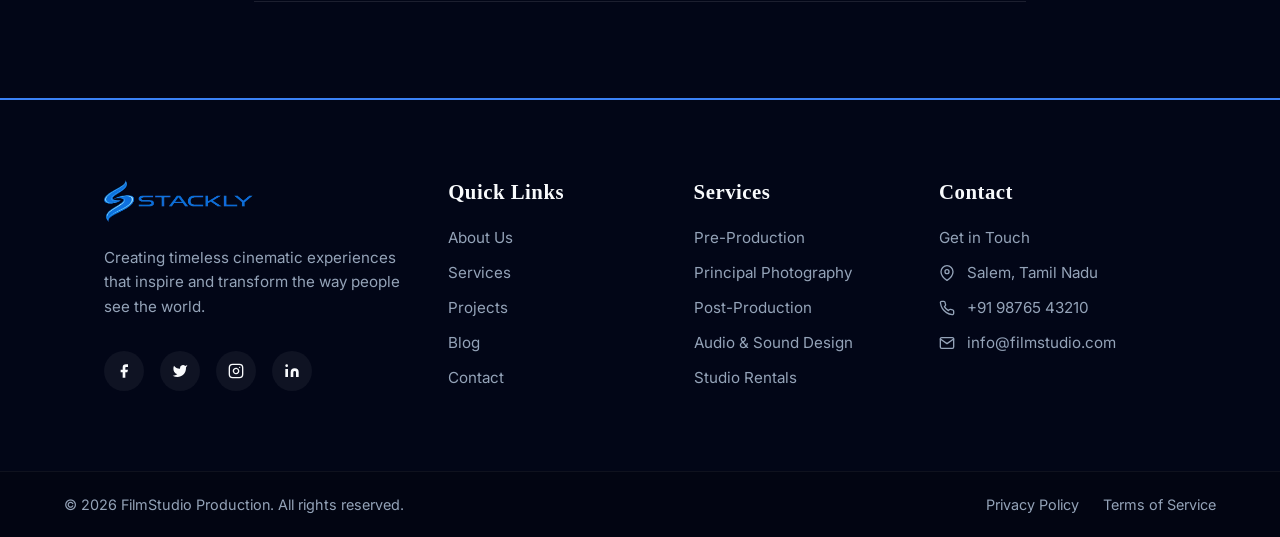
<file: services.html>
<!DOCTYPE html>
<html lang="en">
<head>
    <meta charset="UTF-8">
    <meta name="viewport" content="width=device-width, initial-scale=1.0">
    <title>FilmStudio - Services</title>
    <link href="https://fonts.googleapis.com/css2?family=Inter:wght@400;500;600;700;800&display=swap" rel="stylesheet">
    <link rel="stylesheet" href="css/global.css">
    <link rel="stylesheet" href="css/services.css">
    <style>
        .page-hero { background-image: url('assets/services_cover.webp'); }
    </style>
</head>
<body>
    <header class="navbar">
                <a href="index.html" class="logo">
            <img src="assets/logo.webp" alt="Stackly" style="max-height: 36px; width: auto; display: block;">
        </a>
        <nav class="nav-links">
            <button class="nav-close-btn" aria-label="Close Menu">
                <svg viewBox="0 0 24 24" width="32" height="32" stroke="currentColor" stroke-width="2" fill="none"><line x1="18" y1="6" x2="6" y2="18"></line><line x1="6" y1="6" x2="18" y2="18"></line></svg>
            </button>
            <a href="index.html">Home</a>
            <a href="about.html">About</a>
            <a href="projects.html">Projects</a>
            <a href="services.html" class="active">Services</a>
            <a href="blog.html">Blog</a>
            <a href="contact.html">Contact</a>
            <a href="login.html" class="sidebar-login-btn">
                <svg viewBox="0 0 24 24" width="20" height="20" fill="none" stroke="currentColor" stroke-width="2" stroke-linecap="round" stroke-linejoin="round"><path d="M20 21v-2a4 4 0 0 0-4-4H8a4 4 0 0 0-4 4v2"></path><circle cx="12" cy="7" r="4"></circle></svg> Login
            </a>
        </nav>
        
        <button class="mobile-menu-btn" aria-label="Toggle Menu">
            <svg viewBox="0 0 24 24" width="24" height="24" stroke="currentColor" stroke-width="2" fill="none"><line x1="3" y1="12" x2="21" y2="12"></line><line x1="3" y1="6" x2="21" y2="6"></line><line x1="3" y1="18" x2="21" y2="18"></line></svg>
        </button>
        <div class="nav-actions">
            <a href="login.html" class="btn-login">
                <svg viewBox="0 0 24 24" width="18" height="18" fill="none" stroke="currentColor" stroke-width="2" stroke-linecap="round" stroke-linejoin="round">
                    <path d="M20 21v-2a4 4 0 0 0-4-4H8a4 4 0 0 0-4 4v2"></path><circle cx="12" cy="7" r="4"></circle>
                </svg> Login
            </a>
        </div>
    </header>

    <main>
        <section class="page-hero">
            <div class="hero-content">
                <p class="tagline">What We Do</p>
                <h1 class="hero-title">Comprehensive <span class="highlight">Production Services.</span></h1>
                <p class="hero-subtitle">From script to screen, we provide a full suite of services to bring your vision to life with uncompromising quality.</p>
                <a href="#services-list" class="btn-primary">
                    See Our Services
                    <svg viewBox="0 0 24 24" width="18" height="18" fill="none" stroke="currentColor" stroke-width="2" stroke-linecap="round" stroke-linejoin="round"><line x1="12" y1="5" x2="12" y2="19"></line><polyline points="19 12 12 19 5 12"></polyline></svg>
                </a>
            </div>
        </section>

        <section id="services-list" class="content-section">
            <h2 class="section-title">Our <span class="highlight">Expertise</span></h2>
            <div class="grid-container">
                <div class="card">
                    <h3>Pre-Production</h3>
                    <p>Script development, storyboarding, casting, location scouting, and comprehensive project budgeting to ensure a smooth shoot.</p>
                </div>
                <div class="card">
                    <h3>Principal Photography</h3>
                    <p>Executing the shoot with industry-standard cinema cameras, specialized lighting rigs, drone cinematography, and expert directing.</p>
                </div>
                <div class="card">
                    <h3>Post-Production</h3>
                    <p>Editing, color grading, visual effects (VFX), motion graphics, and mastering in our cutting-edge editing suites.</p>
                </div>
                <div class="card">
                    <h3>Audio & Sound Design</h3>
                    <p>Foley, ADR, custom scoring, and Dolby Atmos surround sound mixing to create an immersive auditory experience.</p>
                </div>
                <div class="card">
                    <h3>Studio Rentals</h3>
                    <p>Access to our versatile soundstages featuring green screens, pre-built sets, and dedicated changing rooms.</p>
                </div>
                <div class="card">
                    <h3>Equipment Rental</h3>
                    <p>Need gear? We rent out top-tier ARRI, RED, and Sony cinema cameras, along with high-end Cooke and Zeiss lenses.</p>
                </div>
            </div>
        </section>

        <!-- NEW SECTION 1: Process Timeline -->
        <section class="process-section">
            <h2 class="section-title">Our Production <span class="highlight">Process</span></h2>
            <div class="process-timeline">
                <div class="process-step">
                    <div class="step-number">1</div>
                    <h3>Discovery</h3>
                    <p>We begin by thoroughly understanding your brand, target audience, and core message to align our creative direction.</p>
                </div>
                <div class="process-step">
                    <div class="step-number">2</div>
                    <h3>Pre-Viz</h3>
                    <p>Creating detailed storyboards, 3D animatics, and technical shot lists to plan every frame before rolling cameras.</p>
                </div>
                <div class="process-step">
                    <div class="step-number">3</div>
                    <h3>Execution</h3>
                    <p>Our award-winning crew handles principal photography using state-of-the-art cinema equipment and LED volumes.</p>
                </div>
                <div class="process-step">
                    <div class="step-number">4</div>
                    <h3>Delivery</h3>
                    <p>Final coloring, spatial audio mixing, and mastering across all formats for a flawless theatrical or digital release.</p>
                </div>
            </div>
        </section>

        <!-- NEW SECTION 2: Virtual Production -->
        <section class="virtual-prod-section">
            <div class="vp-image"></div>
            <div class="vp-content">
                <span class="vp-badge">Next-Gen Technology</span>
                <h2>Pioneering <span class="highlight">Virtual Production</span></h2>
                <p>FilmStudio is at the forefront of the filmmaking revolution. Our state-of-the-art LED volume stages and Unreal Engine integrations allow us to shoot photorealistic environments in real-time.</p>
                <p>Say goodbye to costly location moves, weather delays, and green screen uncertainty. With virtual production, you see the final background through the lens live on set.</p>
                <a href="contact.html" class="btn-primary" style="width: max-content;">Book a Stage Tour</a>
            </div>
        </section>

        <!-- NEW SECTION 3: Tech Stack -->
        <section class="tech-section">
            <h2 class="section-title">Our <span class="highlight">Arsenal</span></h2>
            <p class="text-container" style="text-align: center;">We deploy only the highest caliber industry-standard tools to guarantee uncompromising visual and auditory fidelity.</p>
            <div class="tech-grid">
                <div class="tech-card">
                    <svg viewBox="0 0 24 24" fill="none" stroke="currentColor" stroke-width="2"><rect x="2" y="7" width="20" height="14" rx="2" ry="2"></rect><path d="M16 21V5a2 2 0 0 0-2-2h-4a2 2 0 0 0-2 2v16"></path></svg>
                    <h3>ARRI & RED Cameras</h3>
                </div>
                <div class="tech-card">
                    <svg viewBox="0 0 24 24" fill="none" stroke="currentColor" stroke-width="2"><circle cx="12" cy="12" r="10"></circle><polygon points="10 8 16 12 10 16 10 8"></polygon></svg>
                    <h3>Unreal Engine 5</h3>
                </div>
                <div class="tech-card">
                    <svg viewBox="0 0 24 24" fill="none" stroke="currentColor" stroke-width="2"><path d="M21 16V8a2 2 0 0 0-1-1.73l-7-4a2 2 0 0 0-2 0l-7 4A2 2 0 0 0 3 8v8a2 2 0 0 0 1 1.73l7 4a2 2 0 0 0 2 0l7-4A2 2 0 0 0 21 16z"></path><polyline points="3.27 6.96 12 12.01 20.73 6.96"></polyline><line x1="12" y1="22.08" x2="12" y2="12"></line></svg>
                    <h3>DaVinci Resolve</h3>
                </div>
                <div class="tech-card">
                    <svg viewBox="0 0 24 24" fill="none" stroke="currentColor" stroke-width="2"><polygon points="11 5 6 9 2 9 2 15 6 15 11 19 11 5"></polygon><path d="M19.07 4.93a10 10 0 0 1 0 14.14M15.54 8.46a5 5 0 0 1 0 7.07"></path></svg>
                    <h3>Dolby Atmos</h3>
                </div>
            </div>
        </section>

        <!-- NEW SECTION 4: Pricing Packages -->
        <section class="pricing-section">
            <h2 class="section-title">Production <span class="highlight">Tiers</span></h2>
            <div class="pricing-grid">
                <div class="pricing-card">
                    <div class="pricing-name">Indie Package</div>
                    <div class="pricing-price">$15k<span>/project</span></div>
                    <ul class="pricing-features">
                        <li><svg viewBox="0 0 24 24" width="20" height="20" fill="none" stroke="currentColor" stroke-width="2"><polyline points="20 6 9 17 4 12"></polyline></svg> 2-Day Principal Photography</li>
                        <li><svg viewBox="0 0 24 24" width="20" height="20" fill="none" stroke="currentColor" stroke-width="2"><polyline points="20 6 9 17 4 12"></polyline></svg> 4K Sony FX9 Camera Package</li>
                        <li><svg viewBox="0 0 24 24" width="20" height="20" fill="none" stroke="currentColor" stroke-width="2"><polyline points="20 6 9 17 4 12"></polyline></svg> Standard Color Grading</li>
                        <li><svg viewBox="0 0 24 24" width="20" height="20" fill="none" stroke="currentColor" stroke-width="2"><polyline points="20 6 9 17 4 12"></polyline></svg> Stereo Sound Mixing</li>
                    </ul>
                    <a href="contact.html" class="btn-pricing">Get Started</a>
                </div>
                <div class="pricing-card featured">
                    <div class="pricing-name" style="color: white;">Commercial Package</div>
                    <div class="pricing-price">$45k<span>/project</span></div>
                    <ul class="pricing-features">
                        <li><svg viewBox="0 0 24 24" width="20" height="20" fill="none" stroke="currentColor" stroke-width="2"><polyline points="20 6 9 17 4 12"></polyline></svg> 5-Day Principal Photography</li>
                        <li><svg viewBox="0 0 24 24" width="20" height="20" fill="none" stroke="currentColor" stroke-width="2"><polyline points="20 6 9 17 4 12"></polyline></svg> ARRI Alexa Mini LF Package</li>
                        <li><svg viewBox="0 0 24 24" width="20" height="20" fill="none" stroke="currentColor" stroke-width="2"><polyline points="20 6 9 17 4 12"></polyline></svg> Custom VFX & Motion Graphics</li>
                        <li><svg viewBox="0 0 24 24" width="20" height="20" fill="none" stroke="currentColor" stroke-width="2"><polyline points="20 6 9 17 4 12"></polyline></svg> 1 Day Virtual Production Stage</li>
                    </ul>
                    <a href="contact.html" class="btn-pricing">Most Popular</a>
                </div>
                <div class="pricing-card">
                    <div class="pricing-name">Feature/Episodic</div>
                    <div class="pricing-price">Custom<span>/scale</span></div>
                    <ul class="pricing-features">
                        <li><svg viewBox="0 0 24 24" width="20" height="20" fill="none" stroke="currentColor" stroke-width="2"><polyline points="20 6 9 17 4 12"></polyline></svg> Multi-Unit Filming</li>
                        <li><svg viewBox="0 0 24 24" width="20" height="20" fill="none" stroke="currentColor" stroke-width="2"><polyline points="20 6 9 17 4 12"></polyline></svg> Dedicated LED Volume Access</li>
                        <li><svg viewBox="0 0 24 24" width="20" height="20" fill="none" stroke="currentColor" stroke-width="2"><polyline points="20 6 9 17 4 12"></polyline></svg> Dolby Atmos Audio Mastery</li>
                        <li><svg viewBox="0 0 24 24" width="20" height="20" fill="none" stroke="currentColor" stroke-width="2"><polyline points="20 6 9 17 4 12"></polyline></svg> Global Location Scouting</li>
                    </ul>
                    <a href="contact.html" class="btn-pricing">Contact Sales</a>
                </div>
            </div>
        </section>

        <!-- NEW SECTION 5: FAQ Accordion -->
        <section class="faq-section">
            <h2 class="section-title">Frequently Asked <span class="highlight">Questions</span></h2>
            <div class="faq-container">
                <div class="faq-item" onclick="this.classList.toggle('active')">
                    <div class="faq-question">Do you offer international shooting logistics? <svg viewBox="0 0 24 24" width="20" height="20" fill="none" stroke="currentColor" stroke-width="2"><polyline points="6 9 12 15 18 9"></polyline></svg></div>
                    <div class="faq-answer">Yes, we have a network of fixers and production coordinators worldwide. We handle all permits, travel, and international equipment carnets.</div>
                </div>
                <div class="faq-item" onclick="this.classList.toggle('active')">
                    <div class="faq-question">What is your standard turnaround time? <svg viewBox="0 0 24 24" width="20" height="20" fill="none" stroke="currentColor" stroke-width="2"><polyline points="6 9 12 15 18 9"></polyline></svg></div>
                    <div class="faq-answer">Turnaround times vary drastically by scope. A standard commercial takes 3-4 weeks in post-production, while heavy VFX projects may take 2-4 months.</div>
                </div>
                <div class="faq-item" onclick="this.classList.toggle('active')">
                    <div class="faq-question">Can we rent your studios without full production services? <svg viewBox="0 0 24 24" width="20" height="20" fill="none" stroke="currentColor" stroke-width="2"><polyline points="6 9 12 15 18 9"></polyline></svg></div>
                    <div class="faq-answer">Absolutely. Our soundstages, including the LED virtual production volume, are available for dry hire on a daily or weekly basis.</div>
                </div>
            </div>
        </section>

    </main>

        <footer class="footer">
        <div class="footer-container">
            <div class="footer-col">
                                <a href="index.html" class="footer-logo">
                    <img src="assets/logo.webp" alt="Stackly" style="max-height: 42px; width: auto; display: block;">
                </a>
                <p class="footer-desc">Creating timeless cinematic experiences that inspire and transform the way people see the world.</p>
                <div class="social-links">
                    <a href="404.html"><svg viewBox="0 0 24 24" width="16" height="16" fill="currentColor"><path d="M18 2h-3a5 5 0 0 0-5 5v3H7v4h3v8h4v-8h3l1-4h-4V7a1 1 0 0 1 1-1h3z"></path></svg></a>
                    <a href="404.html"><svg viewBox="0 0 24 24" width="16" height="16" fill="currentColor"><path d="M23 3a10.9 10.9 0 0 1-3.14 1.53 4.48 4.48 0 0 0-7.86 3v1A10.66 10.66 0 0 1 3 4s-4 9 5 13a11.64 11.64 0 0 1-7 2c9 5 20 0 20-11.5a4.5 4.5 0 0 0-.08-.83A7.72 7.72 0 0 0 23 3z"></path></svg></a>
                    <a href="404.html"><svg viewBox="0 0 24 24" width="16" height="16" fill="none" stroke="currentColor" stroke-width="2" stroke-linecap="round" stroke-linejoin="round"><rect x="2" y="2" width="20" height="20" rx="5" ry="5"></rect><path d="M16 11.37A4 4 0 1 1 12.63 8 4 4 0 0 1 16 11.37z"></path><line x1="17.5" y1="6.5" x2="17.51" y2="6.5"></line></svg></a>
                    <a href="404.html"><svg viewBox="0 0 24 24" width="16" height="16" fill="currentColor"><path d="M16 8a6 6 0 0 1 6 6v7h-4v-7a2 2 0 0 0-2-2 2 2 0 0 0-2 2v7h-4v-7a6 6 0 0 1 6-6z"></path><rect x="2" y="9" width="4" height="12"></rect><circle cx="4" cy="4" r="2"></circle></svg></a>
                </div>
            </div>
            <div class="footer-col">
                <h3>Quick Links</h3>
                <a href="about.html">About Us</a>
                <a href="services.html">Services</a>
                <a href="projects.html">Projects</a>
                <a href="blog.html">Blog</a>
                <a href="contact.html">Contact</a>
            </div>
            <div class="footer-col">
                <h3>Services</h3>
                <a href="services.html">Pre-Production</a>
                <a href="services.html">Principal Photography</a>
                <a href="services.html">Post-Production</a>
                <a href="services.html">Audio & Sound Design</a>
                <a href="services.html">Studio Rentals</a>
            </div>
            <div class="footer-col">
                <h3>Contact</h3>
                <p class="contact-title">Get in Touch</p>
                <div class="contact-item">
                    <svg viewBox="0 0 24 24" width="16" height="16" fill="none" stroke="currentColor" stroke-width="2" stroke-linecap="round" stroke-linejoin="round"><path d="M21 10c0 7-9 13-9 13s-9-6-9-13a9 9 0 0 1 18 0z"></path><circle cx="12" cy="10" r="3"></circle></svg>
                    <span>Salem, Tamil Nadu</span>
                </div>
                <div class="contact-item">
                    <svg viewBox="0 0 24 24" width="16" height="16" fill="none" stroke="currentColor" stroke-width="2" stroke-linecap="round" stroke-linejoin="round"><path d="M22 16.92v3a2 2 0 0 1-2.18 2 19.79 19.79 0 0 1-8.63-3.07 19.5 19.5 0 0 1-6-6 19.79 19.79 0 0 1-3.07-8.67A2 2 0 0 1 4.11 2h3a2 2 0 0 1 2 1.72 12.84 12.84 0 0 0 .7 2.81 2 2 0 0 1-.45 2.11L8.09 9.91a16 16 0 0 0 6 6l1.27-1.27a2 2 0 0 1 2.11-.45 12.84 12.84 0 0 0 2.81.7A2 2 0 0 1 22 16.92z"></path></svg>
                    <span>+91 98765 43210</span>
                </div>
                <div class="contact-item">
                    <svg viewBox="0 0 24 24" width="16" height="16" fill="none" stroke="currentColor" stroke-width="2" stroke-linecap="round" stroke-linejoin="round"><path d="M4 4h16c1.1 0 2 .9 2 2v12c0 1.1-.9 2-2 2H4c-1.1 0-2-.9-2-2V6c0-1.1.9-2 2-2z"></path><polyline points="22,6 12,13 2,6"></polyline></svg>
                    <span>info@filmstudio.com</span>
                </div>
            </div>
        </div>
        <div class="footer-bottom">
            <p>&copy; 2026 FilmStudio Production. All rights reserved.</p>
            <div class="footer-bottom-links">
                <a href="404.html">Privacy Policy</a>
                <a href="404.html">Terms of Service</a>
            </div>
        </div>
    </footer>

    <script src="js/main.js"></script>
</body>
</html>
</file>
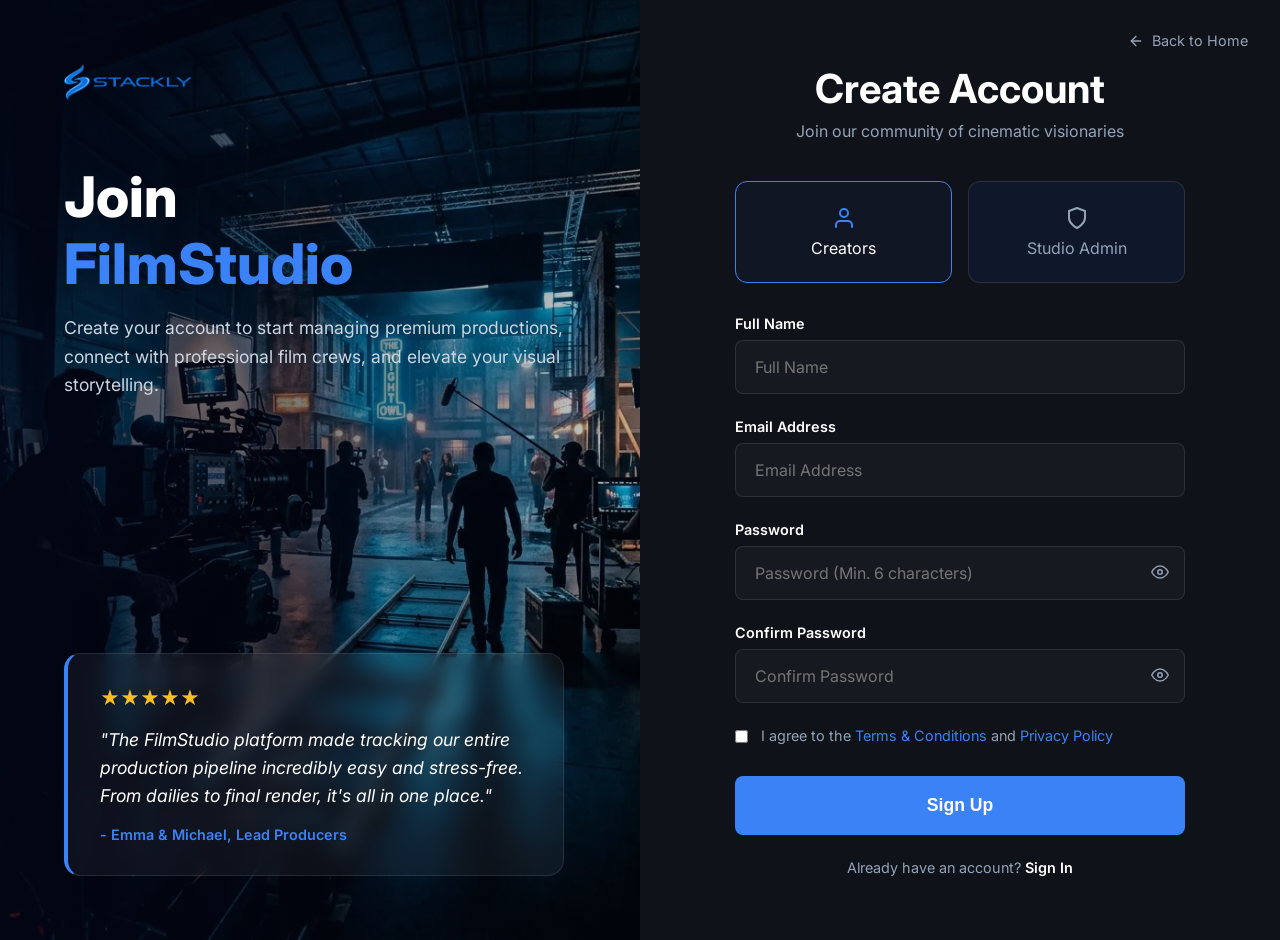
<file: signup.html>
<!DOCTYPE html>
<html lang="en">
<head>
    <meta charset="UTF-8">
    <meta name="viewport" content="width=device-width, initial-scale=1.0">
    <title>FilmStudio - Sign Up</title>
    <link href="https://fonts.googleapis.com/css2?family=Inter:wght@400;500;600;700;800&display=swap" rel="stylesheet">
    <link rel="stylesheet" href="css/signup.css">
</head>
<body>
    <div class="signup-split">
        
        <!-- Left Side -->
        <div class="signup-left">
            <div class="left-content">
                <div class="signup-logo">
                    <img src="assets/logo.webp" alt="Stackly">
                </div>
                
                <h1>Join<br><span class="highlight">FilmStudio</span></h1>
                <p>Create your account to start managing premium productions, connect with professional film crews, and elevate your visual storytelling.</p>
            </div>
            
            <div class="testimonial-card">
                <div class="stars">★★★★★</div>
                <p class="testimonial-text">"The FilmStudio platform made tracking our entire production pipeline incredibly easy and stress-free. From dailies to final render, it's all in one place."</p>
                <p class="testimonial-author">- Emma & Michael, Lead Producers</p>
            </div>
        </div>

        <!-- Right Side -->
        <div class="signup-right">
            <a href="index.html" class="back-home">
                <svg viewBox="0 0 24 24" width="16" height="16" fill="none" stroke="currentColor" stroke-width="2" stroke-linecap="round" stroke-linejoin="round"><line x1="19" y1="12" x2="5" y2="12"></line><polyline points="12 19 5 12 12 5"></polyline></svg>
                Back to Home
            </a>
            
            <div class="form-container">
                <h2>Create Account</h2>
                <p>Join our community of cinematic visionaries</p>
                
                <div class="role-selector">
                    <div class="role-btn active" onclick="selectRole(this)">
                        <svg viewBox="0 0 24 24" width="24" height="24" fill="none" stroke="currentColor" stroke-width="2" stroke-linecap="round" stroke-linejoin="round"><path d="M20 21v-2a4 4 0 0 0-4-4H8a4 4 0 0 0-4 4v2"></path><circle cx="12" cy="7" r="4"></circle></svg>
                        <span>Creators</span>
                    </div>
                    <div class="role-btn" onclick="selectRole(this)">
                        <svg viewBox="0 0 24 24" width="24" height="24" fill="none" stroke="currentColor" stroke-width="2" stroke-linecap="round" stroke-linejoin="round"><path d="M12 22s8-4 8-10V5l-8-3-8 3v7c0 6 8 10 8 10z"></path></svg>
                        <span>Studio Admin</span>
                    </div>
                </div>
                <form id="signupForm" action="login.html" method="GET">
                    <div class="form-group">
                        <label for="fullname">Full Name</label>
                        <input type="text" id="fullname" class="form-control" placeholder="Full Name" pattern="[A-Za-z\s]+" title="Only letters and spaces are allowed" oninput="this.value = this.value.replace(/[^A-Za-z\s]/g, '')" required>
                    </div>
                    
                    <div class="form-group">
                        <label for="email">Email Address</label>
                        <input type="email" id="email" class="form-control" placeholder="Email Address" required>
                    </div>
                    
                    <div class="form-group">
                        <label for="password">Password</label>
                        <input type="password" class="form-control" id="password" placeholder="Password (Min. 6 characters)" required>
                        <button type="button" class="password-toggle" onclick="togglePassword('password')">
                            <svg viewBox="0 0 24 24" width="18" height="18" fill="none" stroke="currentColor" stroke-width="2" stroke-linecap="round" stroke-linejoin="round"><path d="M1 12s4-8 11-8 11 8 11 8-4 8-11 8-11-8-11-8z"></path><circle cx="12" cy="12" r="3"></circle></svg>
                        </button>
                    </div>
                    
                    <div class="form-group">
                        <label for="confirm-password">Confirm Password</label>
                        <input type="password" class="form-control" id="confirm-password" placeholder="Confirm Password" required>
                        <button type="button" class="password-toggle" onclick="togglePassword('confirm-password')">
                            <svg viewBox="0 0 24 24" width="18" height="18" fill="none" stroke="currentColor" stroke-width="2" stroke-linecap="round" stroke-linejoin="round"><path d="M1 12s4-8 11-8 11 8 11 8-4 8-11 8-11-8-11-8z"></path><circle cx="12" cy="12" r="3"></circle></svg>
                        </button>
                    </div>
                    
                    <div class="terms-group">
                        <input type="checkbox" id="terms" required>
                        <label for="terms">I agree to the <a href="404.html">Terms & Conditions</a> and <a href="404.html">Privacy Policy</a></label>
                    </div>
                    
                    <button type="submit" class="btn-submit">Sign Up</button>
                    
                    <div class="bottom-text">
                        Already have an account? <a href="login.html">Sign In</a>
                    </div>
                </form>
            </div>
        </div>
        
    </div>

    <script>
        function selectRole(element) {
            document.querySelectorAll('.role-btn').forEach(btn => btn.classList.remove('active'));
            element.classList.add('active');
        }

        function togglePassword(inputId) {
            const pwd = document.getElementById(inputId);
            if (pwd.type === 'password') {
                pwd.type = 'text';
            } else {
                pwd.type = 'password';
            }
        }

        const password = document.getElementById("password");
        const confirmPassword = document.getElementById("confirm-password");

        function validatePassword(){
            if(password.value != confirmPassword.value) {
                confirmPassword.setCustomValidity("Passwords do not match");
            } else {
                confirmPassword.setCustomValidity('');
            }
        }

        password.onchange = validatePassword;
        confirmPassword.onkeyup = validatePassword;
    </script>
</body>
</html>
</file>
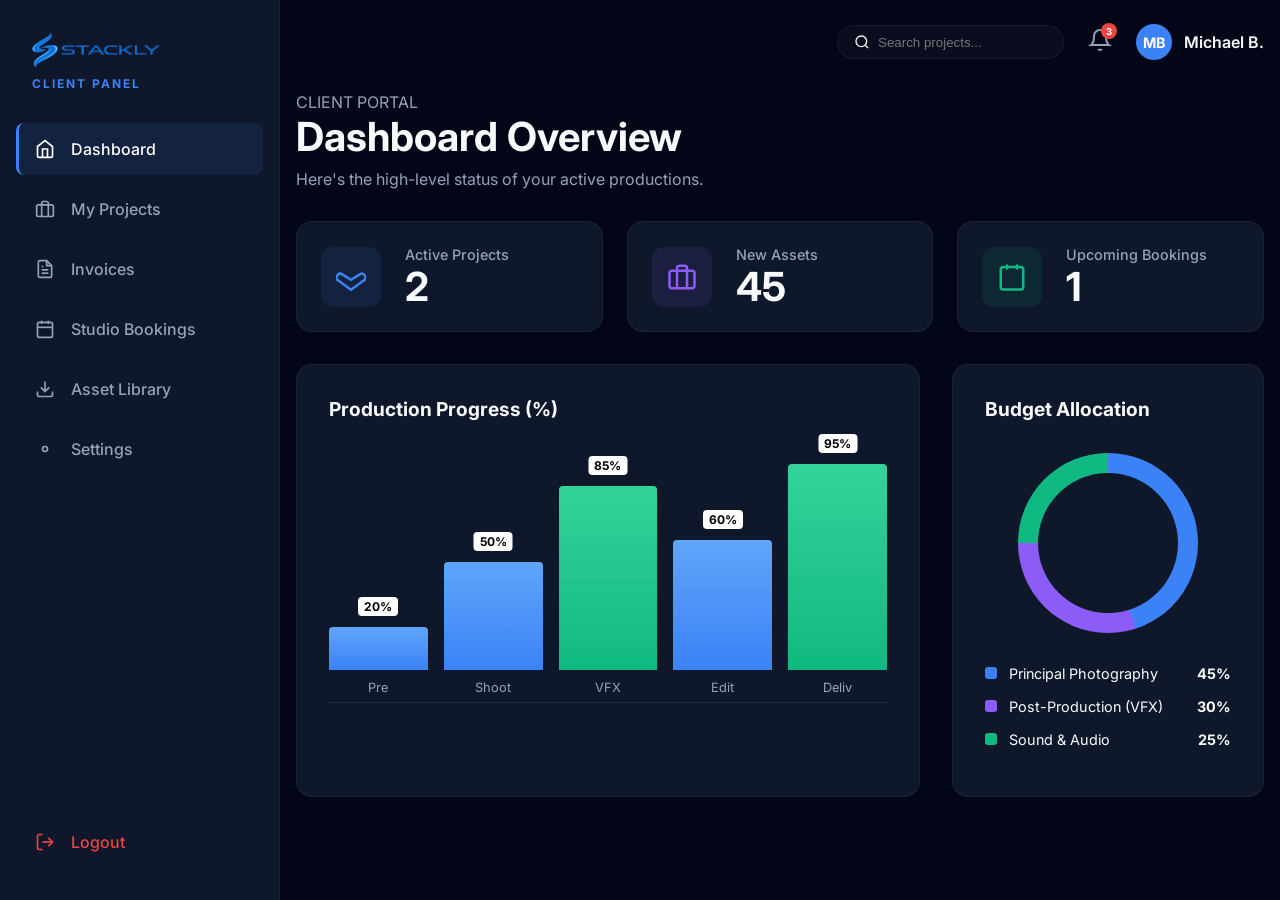
<file: userdashboard.html>
<!DOCTYPE html>
<html lang="en">
<head>
    <meta charset="UTF-8">
    <meta name="viewport" content="width=device-width, initial-scale=1.0">
    <title>FilmStudio - User Panel</title>
    <link href="https://fonts.googleapis.com/css2?family=Inter:wght@400;500;600;700;800&display=swap" rel="stylesheet">
    <style>

/* BASE STYLES & RESET */
* { margin: 0; padding: 0; box-sizing: border-box; }
:root {
    --primary-blue: #2563eb; --highlight-blue: #3b82f6;
    --admin-accent: #f97316; --admin-secondary: #f43f5e;
    --bg-dark: #020617; --bg-card: #0f172a; 
    --text-white: #f8fafc; --text-gray: #94a3b8;
}
body {
    font-family: 'Inter', sans-serif; 
    background-color: var(--bg-dark); 
    color: var(--text-white);
    height: 100vh;
    overflow: hidden;
    display: grid;
    grid-template-columns: 280px 1fr; /* BULLETPROOF LAYOUT */
}
/* SIDEBAR */
.sidebar {
    background-color: var(--bg-card);
    border-right: 1px solid rgba(255,255,255,0.05);
    display: flex;
    flex-direction: column;
    padding: 2rem 0;
    height: 100vh;
    position: sticky;
    top: 0;
    overflow-y: auto;
}
.sidebar-logo { padding: 0 2rem; margin-bottom: 2rem; display: flex; flex-direction: column; gap: 0.5rem; }
.sidebar-logo img { height: 36px; width: fit-content; }
.sidebar-role { font-size: 0.75rem; font-weight: 700; letter-spacing: 2px; text-transform: uppercase; }
.sidebar-menu { flex: 1; display: flex; flex-direction: column; gap: 0.5rem; padding: 0 1rem; }
.sidebar-link {
    display: flex; align-items: center; gap: 1rem; padding: 1rem; 
    color: var(--text-gray); text-decoration: none; font-weight: 500; 
    border-radius: 8px; border-left: 3px solid transparent;
}
.sidebar-link svg { width: 20px; height: 20px; }
.sidebar-bottom { padding: 0 1rem; margin-top: auto; }
.logout-link { color: #ef4444; }

/* MAIN CONTENT AREA */
.dashboard-main { width: 100%; padding: 1.5rem 1rem; height: 100vh; overflow-y: auto; }
.topbar-actions {
    display: flex; justify-content: flex-end; align-items: center; gap: 1.5rem;
    margin-bottom: 2rem;
}
.search-bar {
    display: flex; align-items: center; gap: 0.5rem; background: rgba(255,255,255,0.03);
    padding: 0.5rem 1rem; border-radius: 20px; border: 1px solid rgba(255,255,255,0.05);
}
.search-bar input { background: transparent; border: none; color: white; outline: none; }
.notification-bell { position: relative; cursor: pointer; color: var(--text-gray); }
.bell-badge {
    position: absolute; top: -5px; right: -5px; background: #ef4444; color: white;
    font-size: 0.6rem; font-weight: bold; width: 16px; height: 16px; border-radius: 50%;
    display: flex; align-items: center; justify-content: center;
}
.user-profile { display: flex; align-items: center; gap: 0.75rem; font-weight: 600; }
.avatar {
    width: 36px; height: 36px; border-radius: 50%; color: white;
    display: flex; align-items: center; justify-content: center; font-weight: bold; font-size: 0.9rem;
}

/* TABS SYSTEM */
.tab-content { display: none; }
.tab-content.active { display: block; }
.tab-header { margin-bottom: 2rem; }
.tab-header h1 { font-size: 2.5rem; margin-bottom: 0.5rem; }
.tab-header p { color: var(--text-gray); }


/* SETTINGS FORM STYLES */
.settings-container { display: flex; flex-direction: column; gap: 2rem; }
.settings-section { background: rgba(255,255,255,0.02); padding: 2rem; border-radius: 12px; border: 1px solid rgba(255,255,255,0.05); }
.settings-section h2 { font-size: 1.3rem; margin-bottom: 1.5rem; color: var(--highlight-blue); }
.settings-form { display: grid; grid-template-columns: 1fr 1fr; gap: 1.5rem; }
.settings-form.single-col { grid-template-columns: 1fr; }
.form-group { display: flex; flex-direction: column; gap: 0.5rem; }
.form-group label { font-size: 0.9rem; font-weight: 500; color: var(--text-gray); }
.form-control { 
    background: rgba(0,0,0,0.2); border: 1px solid rgba(255,255,255,0.1); 
    padding: 0.8rem 1rem; border-radius: 8px; color: white; font-family: 'Inter', sans-serif;
    transition: border-color 0.3s; width: 100%;
}
.form-control:focus { outline: none; border-color: var(--highlight-blue); }
.settings-avatar-upload { display: flex; align-items: center; gap: 1.5rem; margin-bottom: 2rem; }
.avatar-preview { 
    width: 80px; height: 80px; border-radius: 50%; background: var(--primary-blue); 
    display: flex; align-items: center; justify-content: center; font-size: 2rem; font-weight: bold;
}
.btn-outline { 
    background: transparent; border: 1px solid var(--highlight-blue); color: var(--highlight-blue); 
    padding: 0.6rem 1.2rem; border-radius: 6px; cursor: pointer; transition: all 0.3s;
}
.btn-outline:hover { background: rgba(59,130,246,0.1); }
.btn-save { 
    background: var(--primary-blue); color: white; border: none; 
    padding: 0.8rem 2rem; border-radius: 6px; cursor: pointer; font-weight: 600;
    transition: background 0.3s; margin-top: 1rem; display: inline-block;
}
.btn-save:hover { background: var(--primary-blue-hover); }

.toggle-group { display: flex; align-items: center; justify-content: space-between; padding: 1rem 0; border-bottom: 1px solid rgba(255,255,255,0.05); }
.toggle-group:last-child { border-bottom: none; }
.toggle-label { font-size: 0.95rem; }
.toggle-desc { font-size: 0.8rem; color: var(--text-gray); margin-top: 0.2rem; }
/* Custom Switch */
.switch { position: relative; display: inline-block; width: 44px; height: 24px; }
.switch input { opacity: 0; width: 0; height: 0; }
.slider { position: absolute; cursor: pointer; top: 0; left: 0; right: 0; bottom: 0; background-color: rgba(255,255,255,0.1); transition: .4s; border-radius: 24px; }
.slider:before { position: absolute; content: ""; height: 16px; width: 16px; left: 4px; bottom: 4px; background-color: white; transition: .4s; border-radius: 50%; }
input:checked + .slider { background-color: var(--highlight-blue); }
input:checked + .slider:before { transform: translateX(20px); }

@media (max-width: 768px) {
    .settings-form { grid-template-columns: 1fr; }
}

/* COMPONENTS */
.stats-grid { display: grid; grid-template-columns: repeat(auto-fit, minmax(240px, 1fr)); gap: 1.5rem; margin-bottom: 2rem; }
.stat-card {
    background: var(--bg-card); border: 1px solid rgba(255,255,255,0.05); border-radius: 16px; padding: 1.5rem;
    display: flex; align-items: center; gap: 1.5rem;
}
.stat-icon { width: 60px; height: 60px; border-radius: 12px; display: flex; align-items: center; justify-content: center; }
.stat-info p { color: var(--text-gray); font-size: 0.9rem; margin-bottom: 0.25rem; font-weight: 500; }
.stat-info h3 { font-size: 2.5rem; margin: 0; line-height: 1; }

.charts-grid { display: grid; grid-template-columns: 2fr 1fr; gap: 2rem; }
.chart-card { background: var(--bg-card); border: 1px solid rgba(255,255,255,0.05); border-radius: 16px; padding: 2rem; }
.chart-card h3 { margin-bottom: 2rem; font-size: 1.2rem; }

/* BAR CHART */
.css-bar-chart { display: flex; align-items: flex-end; gap: 1rem; height: 250px; padding-bottom: 2rem; position: relative; border-bottom: 1px solid rgba(255,255,255,0.1); }
.css-bar-chart .bar { flex: 1; background: linear-gradient(0deg, var(--highlight-blue) 0%, #60a5fa 100%); border-radius: 4px 4px 0 0; position: relative; }
.css-bar-chart .bar span { position: absolute; bottom: -25px; left: 50%; transform: translateX(-50%); font-size: 0.8rem; color: var(--text-gray); }
.bar-tooltip { position: absolute; top: -30px; left: 50%; transform: translateX(-50%); background: white; color: black; padding: 2px 6px; border-radius: 4px; font-size: 0.75rem; font-weight: bold; }

/* DONUT CHART */
.css-donut-chart { width: 180px; height: 180px; border-radius: 50%; margin: 0 auto 2rem auto; position: relative; background: conic-gradient(var(--chart-c1) 0% 45%, var(--chart-c2) 45% 75%, var(--chart-c3) 75% 100%); }
.css-donut-chart::before { content: ''; position: absolute; top: 50%; left: 50%; transform: translate(-50%, -50%); width: 140px; height: 140px; background: var(--bg-card); border-radius: 50%; }
.donut-legend .legend-item { display: flex; justify-content: space-between; margin-bottom: 1rem; font-size: 0.9rem; }
.legend-color { display: inline-block; width: 12px; height: 12px; border-radius: 3px; margin-right: 0.5rem; }

/* TABLES & GRIDS */
.content-card { background: var(--bg-card); border: 1px solid rgba(255,255,255,0.05); border-radius: 16px; padding: 2rem; }
.data-table { width: 100%; border-collapse: collapse; text-align: left; }
.data-table th, .data-table td { padding: 1rem; border-bottom: 1px solid rgba(255,255,255,0.05); }
.data-table th { color: var(--text-gray); font-weight: 600; }
.status-badge { padding: 0.3rem 0.8rem; border-radius: 20px; font-size: 0.8rem; font-weight: 600; }

.projects-grid { display: grid; grid-template-columns: repeat(auto-fit, minmax(300px, 1fr)); gap: 1.5rem; }
.project-card { background: rgba(255,255,255,0.02); border: 1px solid rgba(255,255,255,0.05); border-radius: 12px; overflow: hidden; }
.project-img { height: 160px; background-size: cover; background-position: center; }
.project-info { padding: 1.5rem; }
.progress-bar-container { background: rgba(255,255,255,0.1); height: 8px; border-radius: 4px; margin-top: 1rem; }
.progress-bar-fill { height: 100%; border-radius: 4px; }

.assets-grid { display: grid; grid-template-columns: repeat(auto-fill, minmax(200px, 1fr)); gap: 1rem; }
.asset-item { border-radius: 8px; overflow: hidden; aspect-ratio: 16/9; }
.asset-item img { width: 100%; height: 100%; object-fit: cover; }

        /* User Specific Colors */
        .sidebar-role { color: var(--highlight-blue); }
        .sidebar-link:hover, .sidebar-link.active { background: rgba(59, 130, 246, 0.1); color: white; border-left-color: var(--highlight-blue); }
        .avatar { background: var(--highlight-blue); }
        .icon-blue { background: rgba(59, 130, 246, 0.1); color: #3b82f6; }
        .icon-purple { background: rgba(139, 92, 246, 0.1); color: #8b5cf6; }
        .icon-green { background: rgba(16, 185, 129, 0.1); color: #10b981; }
        .css-donut-chart { --chart-c1: var(--highlight-blue); --chart-c2: #8b5cf6; --chart-c3: #10b981; }
        .status-paid { background: rgba(16, 185, 129, 0.2); color: #10b981; }
        .status-pending { background: rgba(245, 158, 11, 0.2); color: #f59e0b; }
    
        /* DASHBOARD MOBILE RESPONSIVENESS */
        @media (max-width: 768px) {
            body { display: block; height: auto; overflow: auto; min-height: 100vh; overflow-x: hidden; }
            
            
            .sidebar { 
                position: fixed; top: 0; left: -100%; width: 100%; height: 100vh; overflow-y: auto; 
                z-index: 3000; border-right: none; background: var(--bg-card);
                transition: left 0.3s ease; padding: 2rem 0;
            }
            .sidebar.mobile-open { left: 0; }
            .mobile-nav-group { display: flex !important; }
            .mobile-hamburger { display: block !important; }
            .mobile-topbar-logo { display: block !important; margin-right: auto !important; }
            .user-profile span { display: none; }
            .sidebar-logo { align-items: center; text-align: center; }
            .sidebar-link { justify-content: center; }
            .sidebar-bottom { display: flex; justify-content: center; }

            .mobile-close-btn { display: block !important; position: absolute; top: 1.5rem; right: 1.5rem; background: transparent; border: none; color: white; cursor: pointer; }
            
            /* Main Content Adjustments */
            .dashboard-main { width: 100%; padding: 1.5rem 1rem; height: 100vh; overflow-y: auto; }
            .topbar-actions { flex-wrap: wrap; gap: 1rem; margin-bottom: 1.5rem; }
            .search-bar { width: 100%; order: 3; }
            
            /* Typography & Grids */
            .tab-header h1 { font-size: 1.4rem; }
            .tab-header p { font-size: 0.85rem; }
            .stat-info h3 { font-size: 1.6rem; }
            .stat-info p { font-size: 0.75rem; }
            .stat-icon { width: 45px; height: 45px; }
            .stat-icon svg { width: 22px; height: 22px; }
            .chart-card h3 { font-size: 1rem; }
            .user-profile .avatar { width: 32px; height: 32px; font-size: 0.8rem; }
            .stats-grid { grid-template-columns: 1fr; gap: 1rem; }
            .charts-grid { grid-template-columns: 1fr; gap: 1.5rem; }
            .content-card { padding: 1rem; overflow-x: auto; }
            .data-table { min-width: 600px; /* Force scroll on tables */ }
            .projects-grid { grid-template-columns: 1fr; }
        }

    
        /* Restore Mobile View (max 480px) to old left-aligned state */
        @media (max-width: 480px) {
            .sidebar-logo { align-items: flex-start; text-align: left; }
            .sidebar-link { justify-content: flex-start; }
            .sidebar-bottom { display: block; justify-content: flex-start; }
        }
    
/* Custom Dark Theme Scrollbar */
::-webkit-scrollbar {
    width: 8px;
    height: 8px;
}
::-webkit-scrollbar-track {
    background: var(--bg-dark);
}
::-webkit-scrollbar-thumb {
    background: rgba(255, 255, 255, 0.15);
    border-radius: 4px;
}
::-webkit-scrollbar-thumb:hover {
    background: rgba(255, 255, 255, 0.3);
}

/* For Firefox */
* {
    scrollbar-width: thin;
    scrollbar-color: rgba(255, 255, 255, 0.15) var(--bg-dark);
}

</style>
</head>
<body>
    <aside class="sidebar">
        <button class="mobile-close-btn" onclick="toggleSidebar()" style="display:none;">
            <svg viewBox="0 0 24 24" width="28" height="28" stroke="currentColor" stroke-width="2" fill="none"><line x1="18" y1="6" x2="6" y2="18"></line><line x1="6" y1="6" x2="18" y2="18"></line></svg>
        </button>
        <div class="sidebar-logo">
            <img src="assets/logo.webp" alt="Stackly">
            <span class="sidebar-role">Client Panel</span>
        </div>
        <nav class="sidebar-menu">
            <a href="#" class="sidebar-link active" onclick="toggleSidebar(); switchTab('dashboard', this)">
                <svg viewBox="0 0 24 24" fill="none" stroke="currentColor" stroke-width="2"><path d="M3 9l9-7 9 7v11a2 2 0 0 1-2 2H5a2 2 0 0 1-2-2z"></path><polyline points="9 22 9 12 15 12 15 22"></polyline></svg> Dashboard
            </a>
            <a href="#" class="sidebar-link" onclick="toggleSidebar(); switchTab('projects', this)">
                <svg viewBox="0 0 24 24" fill="none" stroke="currentColor" stroke-width="2"><rect x="2" y="7" width="20" height="14" rx="2" ry="2"></rect><path d="M16 21V5a2 2 0 0 0-2-2h-4a2 2 0 0 0-2 2v16"></path></svg> My Projects
            </a>
            <a href="#" class="sidebar-link" onclick="toggleSidebar(); switchTab('invoices', this)">
                <svg viewBox="0 0 24 24" fill="none" stroke="currentColor" stroke-width="2"><path d="M14 2H6a2 2 0 0 0-2 2v16a2 2 0 0 0 2 2h12a2 2 0 0 0 2-2V8z"></path><polyline points="14 2 14 8 20 8"></polyline><line x1="16" y1="13" x2="8" y2="13"></line><line x1="16" y1="17" x2="8" y2="17"></line><polyline points="10 9 9 9 8 9"></polyline></svg> Invoices
            </a>
            <a href="#" class="sidebar-link" onclick="toggleSidebar(); switchTab('bookings', this)">
                <svg viewBox="0 0 24 24" fill="none" stroke="currentColor" stroke-width="2"><rect x="3" y="4" width="18" height="18" rx="2" ry="2"></rect><line x1="16" y1="2" x2="16" y2="6"></line><line x1="8" y1="2" x2="8" y2="6"></line><line x1="3" y1="10" x2="21" y2="10"></line></svg> Studio Bookings
            </a>
            <a href="#" class="sidebar-link" onclick="toggleSidebar(); switchTab('assets', this)">
                <svg viewBox="0 0 24 24" fill="none" stroke="currentColor" stroke-width="2"><path d="M21 15v4a2 2 0 0 1-2 2H5a2 2 0 0 1-2-2v-4"></path><polyline points="7 10 12 15 17 10"></polyline><line x1="12" y1="15" x2="12" y2="3"></line></svg> Asset Library
            </a>
            <a href="#" class="sidebar-link" onclick="toggleSidebar(); switchTab('settings', this)">
                <svg viewBox="0 0 24 24" fill="none" stroke="currentColor" stroke-width="2"><circle cx="12" cy="12" r="3"></circle></svg> Settings
            </a>
        </nav>
        <div class="sidebar-bottom">
            <a href="index.html" class="sidebar-link logout-link">
                <svg viewBox="0 0 24 24" fill="none" stroke="currentColor" stroke-width="2"><path d="M9 21H5a2 2 0 0 1-2-2V5a2 2 0 0 1 2-2h4"></path><polyline points="16 17 21 12 16 7"></polyline><line x1="21" y1="12" x2="9" y2="12"></line></svg> Logout
            </a>
        </div>
    </aside>

    <main class="dashboard-main">
        <div class="topbar-actions">
            <div class="mobile-nav-group" style="display: none; align-items: center; gap: 1rem; margin-right: auto;">
                <button class="mobile-hamburger" onclick="toggleSidebar()" aria-label="Toggle Menu" style="background:transparent; border:none; color:white; cursor:pointer;">
                    <svg viewBox="0 0 24 24" width="28" height="28" stroke="currentColor" stroke-width="2" fill="none"><line x1="3" y1="12" x2="21" y2="12"></line><line x1="3" y1="6" x2="21" y2="6"></line><line x1="3" y1="18" x2="21" y2="18"></line></svg>
                </button>
                <img src="assets/logo.webp" class="mobile-topbar-logo" style="height: 24px;" alt="Logo">
            </div>
            <div class="search-bar">
                <svg viewBox="0 0 24 24" width="16" height="16" fill="none" stroke="currentColor" stroke-width="2"><circle cx="11" cy="11" r="8"></circle><line x1="21" y1="21" x2="16.65" y2="16.65"></line></svg>
                <input type="text" placeholder="Search projects...">
            </div>
            <div class="notification-bell">
                <svg viewBox="0 0 24 24" width="24" height="24" fill="none" stroke="currentColor" stroke-width="2"><path d="M18 8A6 6 0 0 0 6 8c0 7-3 9-3 9h18s-3-2-3-9"></path><path d="M13.73 21a2 2 0 0 1-3.46 0"></path></svg>
                <span class="bell-badge">3</span>
            </div>
            <div class="user-profile">
                <div class="avatar">MB</div>
                <span>Michael B.</span>
            </div>
        </div>

        <div id="dashboard-tab" class="tab-content active">
            <div class="tab-header"><p>CLIENT PORTAL</p><h1>Dashboard Overview</h1><p>Here's the high-level status of your active productions.</p></div>
            <section class="stats-grid">
                <div class="stat-card"><div class="stat-icon icon-blue"><svg viewBox="0 0 24 24" width="30" height="30" fill="none" stroke="currentColor" stroke-width="2"><path d="M22.65 14.39L12 22.13 1.35 14.39a2.12 2.12 0 0 1-.63-2.83l.8-1.39a2.1 2.1 0 0 1 2.82-.64L12 14.2l7.66-4.67a2.1 2.1 0 0 1 2.82.64l.8 1.39a2.12 2.12 0 0 1-.63 2.82z"></path></svg></div><div class="stat-info"><p>Active Projects</p><h3>2</h3></div></div>
                <div class="stat-card"><div class="stat-icon icon-purple"><svg viewBox="0 0 24 24" width="30" height="30" fill="none" stroke="currentColor" stroke-width="2"><rect x="2" y="7" width="20" height="14" rx="2" ry="2"></rect><path d="M16 21V5a2 2 0 0 0-2-2h-4a2 2 0 0 0-2 2v16"></path></svg></div><div class="stat-info"><p>New Assets</p><h3>45</h3></div></div>
                <div class="stat-card"><div class="stat-icon icon-green"><svg viewBox="0 0 24 24" width="30" height="30" fill="none" stroke="currentColor" stroke-width="2"><rect x="3" y="4" width="18" height="18" rx="2" ry="2"></rect><line x1="16" y1="2" x2="16" y2="6"></line><line x1="8" y1="2" x2="8" y2="6"></line></svg></div><div class="stat-info"><p>Upcoming Bookings</p><h3>1</h3></div></div>
            </section>
            <section class="charts-grid">
                <div class="chart-card">
                    <h3>Production Progress (%)</h3>
                    <div class="css-bar-chart">
                        <div class="bar" style="height: 20%;"><div class="bar-tooltip">20%</div><span>Pre</span></div>
                        <div class="bar" style="height: 50%;"><div class="bar-tooltip">50%</div><span>Shoot</span></div>
                        <div class="bar" style="height: 85%; background: linear-gradient(0deg, #10b981 0%, #34d399 100%);"><div class="bar-tooltip">85%</div><span>VFX</span></div>
                        <div class="bar" style="height: 60%;"><div class="bar-tooltip">60%</div><span>Edit</span></div>
                        <div class="bar" style="height: 95%; background: linear-gradient(0deg, #10b981 0%, #34d399 100%);"><div class="bar-tooltip">95%</div><span>Deliv</span></div>
                    </div>
                </div>
                <div class="chart-card">
                    <h3>Budget Allocation</h3>
                    <div class="css-donut-chart"></div>
                    <div class="donut-legend">
                        <div class="legend-item"><span><span class="legend-color" style="background: var(--highlight-blue);"></span> Principal Photography</span><strong>45%</strong></div>
                        <div class="legend-item"><span><span class="legend-color" style="background: #8b5cf6;"></span> Post-Production (VFX)</span><strong>30%</strong></div>
                        <div class="legend-item"><span><span class="legend-color" style="background: #10b981;"></span> Sound & Audio</span><strong>25%</strong></div>
                    </div>
                </div>
            </section>
        </div>
        
        <div id="projects-tab" class="tab-content">
            <div class="tab-header"><h1>My Projects</h1><p>Track the status of all your commissioned films.</p></div>
            <div class="projects-grid">
                <div class="project-card">
                    <div class="project-img" style="background-image: url('assets/projects_cover.webp');"></div>
                    <div class="project-info">
                        <h3>Neon Horizons</h3><p style="color: var(--text-gray); font-size: 0.9rem; margin: 0.5rem 0;">VFX Compositing Phase</p>
                        <div class="progress-bar-container"><div class="progress-bar-fill" style="width: 85%; background: var(--highlight-blue);"></div></div>
                    </div>
                </div>
                <div class="project-card">
                    <div class="project-img" style="background-image: url('assets/about_cover.webp');"></div>
                    <div class="project-info">
                        <h3>The Last Dawn</h3><p style="color: var(--text-gray); font-size: 0.9rem; margin: 0.5rem 0;">Principal Photography</p>
                        <div class="progress-bar-container"><div class="progress-bar-fill" style="width: 40%; background: #8b5cf6;"></div></div>
                    </div>
                </div>
            </div>
        </div>

        <div id="invoices-tab" class="tab-content">
            <div class="tab-header"><h1>Invoices</h1><p>Manage your billing and payments.</p></div>
            <div class="content-card">
                <table class="data-table">
                    <thead><tr><th>Invoice ID</th><th>Date</th><th>Amount</th><th>Status</th><th>Action</th></tr></thead>
                    <tbody>
                        <tr><td>#INV-2027-01</td><td>Oct 12, 2026</td><td>$125,000</td><td><span class="status-badge status-paid">PAID</span></td><td><a href="404.html" style="color: var(--highlight-blue);">Download PDF</a></td></tr>
                        <tr><td>#INV-2027-02</td><td>Nov 05, 2026</td><td>$85,000</td><td><span class="status-badge status-pending">PENDING</span></td><td><button onclick="window.location.href='404.html'" style="background: var(--highlight-blue); border: none; padding: 0.5rem 1rem; color: white; border-radius: 4px; cursor: pointer;">Pay Now</button></td></tr>
                    </tbody>
                </table>
            </div>
        </div>

        <div id="bookings-tab" class="tab-content">
            <div class="tab-header"><h1>Studio Bookings</h1><p>Your upcoming stage and equipment reservations.</p></div>
            <div class="content-card">
                <table class="data-table">
                    <thead><tr><th>Facility</th><th>Date</th><th>Time</th><th>Director</th></tr></thead>
                    <tbody>
                        <tr><td>Stage A (Motion Capture)</td><td>Dec 01, 2026</td><td>08:00 AM - 08:00 PM</td><td>Sarah Jenkins</td></tr>
                        <tr><td>Sound Booth 3 (ADR)</td><td>Dec 15, 2026</td><td>10:00 AM - 02:00 PM</td><td>Michael B.</td></tr>
                    </tbody>
                </table>
            </div>
        </div>

        <div id="assets-tab" class="tab-content">
            <div class="tab-header"><h1>Asset Library</h1><p>Download daily renders and final VFX composites.</p></div>
            <div class="assets-grid">
                <div class="asset-item"><img src="assets/poster_01.webp" alt="Asset"></div>
                <div class="asset-item"><img src="assets/poster_02.webp" alt="Asset"></div>
                <div class="asset-item"><img src="assets/poster_03.webp" alt="Asset"></div>
                <div class="asset-item"><img src="assets/poster_04.webp" alt="Asset"></div>
            </div>
        </div>

        <div id="settings-tab" class="tab-content">
            <div class="tab-header"><h1>Settings</h1><p>Update your account details and preferences.</p></div>
            
            <div class="settings-container">
                <!-- Profile Information -->
                <div class="settings-section">
                    <h2>Profile Information</h2>
                    <div class="settings-avatar-upload">
                        <div class="avatar-preview">MB</div>
                        <div>
                            <button type="button" onclick="window.location.href='404.html'" class="btn-outline" style="margin-bottom: 0.5rem; display: block;">Upload New Avatar</button>
                            <span style="font-size: 0.8rem; color: var(--text-gray);">Recommended size: 256x256px.</span>
                        </div>
                    </div>
                    <form class="settings-form" action="userdashboard.html" method="GET">
                        <div class="form-group">
                            <label>First Name</label>
                            <input type="text" class="form-control" value="Michael" required>
                        </div>
                        <div class="form-group">
                            <label>Last Name</label>
                            <input type="text" class="form-control" value="B." required>
                        </div>
                        <div class="form-group">
                            <label>Email Address</label>
                            <input type="email" class="form-control" value="michael@example.com" required>
                        </div>
                        <div class="form-group">
                            <label>Phone Number</label>
                            <input type="tel" class="form-control" value="+1 (555) 123-4567" required>
                        </div>
                        <div class="form-group" style="grid-column: 1 / -1;">
                            <label>Company / Studio Name</label>
                            <input type="text" class="form-control" value="Independent Creator" required>
                        </div>
                        <div style="grid-column: 1 / -1;">
                            <button type="submit" class="btn-save">Save Profile Details</button>
                        </div>
                    </form>
                </div>

                <!-- Notification Preferences -->
                <div class="settings-section">
                    <h2>Notification Preferences</h2>
                    <div class="toggle-group">
                        <div>
                            <div class="toggle-label">Project Status Updates</div>
                            <div class="toggle-desc">Get notified when your project moves to a new production phase.</div>
                        </div>
                        <label class="switch"><input type="checkbox" checked><span class="slider"></span></label>
                    </div>
                    <div class="toggle-group">
                        <div>
                            <div class="toggle-label">Daily Render Deliveries</div>
                            <div class="toggle-desc">Receive an email when new daily renders are uploaded to the Asset Library.</div>
                        </div>
                        <label class="switch"><input type="checkbox" checked><span class="slider"></span></label>
                    </div>
                    <div class="toggle-group">
                        <div>
                            <div class="toggle-label">Billing & Invoices</div>
                            <div class="toggle-desc">Alert me when a new invoice is generated or payment is due.</div>
                        </div>
                        <label class="switch"><input type="checkbox" checked><span class="slider"></span></label>
                    </div>
                    <div class="toggle-group">
                        <div>
                            <div class="toggle-label">Marketing Emails</div>
                            <div class="toggle-desc">Receive updates about new studio equipment and stage availability.</div>
                        </div>
                        <label class="switch"><input type="checkbox"><span class="slider"></span></label>
                    </div>
                </div>

                <!-- Security & Password -->
                <div class="settings-section">
                    <h2>Security</h2>
                    <form class="settings-form single-col" action="404.html" method="GET">
                        <div class="form-group">
                            <label>Current Password</label>
                            <input type="password" class="form-control" placeholder="••••••••" required>
                        </div>
                        <div class="settings-form">
                            <div class="form-group">
                                <label>New Password</label>
                                <input type="password" class="form-control" placeholder="••••••••" required>
                            </div>
                            <div class="form-group">
                                <label>Confirm New Password</label>
                                <input type="password" class="form-control" placeholder="••••••••" required>
                            </div>
                        </div>
                        <div>
                            <button type="submit" class="btn-save">Update Password</button>
                        </div>
                    </form>
                </div>
            </div>

        </div>
    </main>

    <script>
        function switchTab(tabId, element) {
            document.querySelectorAll('.tab-content').forEach(tab => tab.style.display = 'none');
            document.querySelectorAll('.sidebar-link').forEach(link => link.classList.remove('active'));
            document.getElementById(tabId + '-tab').style.display = 'block';
            if (element) { element.classList.add('active'); }
        }
        // Force initial active tab
        document.getElementById('dashboard-tab').style.display = 'block';
    </script>

    <!-- Profile Name Extractor -->
    <script>
        document.addEventListener("DOMContentLoaded", function() {
            const urlParams = new URLSearchParams(window.location.search);
            const email = urlParams.get('email');
            
            if (email) {
                // Extract name (e.g., john.doe@gmail.com -> john doe)
                let namePart = email.split('@')[0];
                namePart = namePart.replace(/[._+0-9]/g, ' ').trim();
                
                let words = namePart.split(' ').filter(w => w.length > 0);
                for (let i = 0; i < words.length; i++) {
                    words[i] = words[i][0].toUpperCase() + words[i].substr(1).toLowerCase();
                }
                
                let fullName = words.join(' ');
                let initials = '';
                
                if (words.length >= 2) {
                    initials = words[0][0] + words[words.length-1][0];
                } else if (words.length === 1 && words[0].length > 0) {
                    initials = words[0].substring(0, 2);
                } else {
                    fullName = "User";
                    initials = "U";
                }
                
                initials = initials.toUpperCase();
                
                
                // Update Welcome Header
                const welcomeHeader = document.querySelector('#dashboard-tab .tab-header h1');
                if (welcomeHeader) {
                    if (welcomeHeader.textContent.includes('Welcome, Director') || welcomeHeader.textContent.includes('Dashboard Overview')) {
                        welcomeHeader.textContent = 'Welcome, ' + fullName;
                    }
                }

                // Update Top Bar UI
                const nameElements = document.querySelectorAll('.user-profile span');
                const avatarElements = document.querySelectorAll('.user-profile .avatar, .avatar-preview');
                
                nameElements.forEach(el => el.textContent = fullName);
                avatarElements.forEach(el => el.textContent = initials);
                
                // Try to update Settings form if it exists
                const inputs = document.querySelectorAll('.settings-form input[type="text"], .settings-form input[type="email"]');
                inputs.forEach(input => {
                    if (input.value === 'Michael' && words.length > 0) input.value = words[0];
                    if (input.value === 'B.' && words.length > 1) input.value = words.slice(1).join(' ');
                    if (input.value === 'michael@example.com') input.value = email;
                });
            }
        });
    </script>


    <script>
        function toggleSidebar() {
            document.querySelector('.sidebar').classList.toggle('mobile-open');
        }
    </script>
</body>
</html>
</file>
<file: css/global.css>
.nav-close-btn { display: none; }
/* Base Reset & Variables */
* { margin: 0; padding: 0; box-sizing: border-box; }
:root {
    --primary-blue: #2563eb; --primary-blue-hover: #1d4ed8; --highlight-blue: #3b82f6;
    --bg-dark: #020617; --bg-card: #0f172a; --text-white: #f8fafc; --text-gray: #94a3b8;
    --nav-border: rgba(255, 255, 255, 0.1);
}
body {
    font-family: 'Inter', sans-serif; background-color: var(--bg-dark); color: var(--text-white);
    min-height: 100vh; display: flex; flex-direction: column; overflow-x: hidden; scroll-behavior: smooth;
}
/* Navbar */
.navbar { display: flex; justify-content: space-between; align-items: center; padding: 1.5rem 4rem; position: fixed; top: 0; left: 0; width: 100%; z-index: 100; background: var(--bg-dark); border-bottom: 1px solid var(--nav-border); }

main { margin-top: 84px; }
.logo { display: flex; align-items: center; gap: 0.75rem; font-size: 1.5rem; font-weight: 700; color: var(--text-white); text-decoration: none; }
.logo svg { color: var(--highlight-blue); }
.nav-links { display: flex; gap: 2rem; }
.nav-links a { color: var(--text-white); text-decoration: none; font-size: 0.95rem; font-weight: 500; transition: color 0.3s ease; position: relative; }
.nav-links a:hover, .nav-links a.active { color: var(--highlight-blue); }
.nav-links a.active::after { content: ''; position: absolute; bottom: -6px; left: 50%; transform: translateX(-50%); width: 20px; height: 2px; background-color: var(--highlight-blue); border-radius: 2px; }
.btn-login { display: flex; align-items: center; gap: 0.5rem; padding: 0.6rem 1.25rem; border: 1px solid var(--nav-border); border-radius: 9999px; color: var(--text-white); text-decoration: none; font-size: 0.95rem; font-weight: 500; transition: all 0.3s ease; background: rgba(255, 255, 255, 0.03); }
.btn-login:hover { border-color: var(--highlight-blue); color: var(--highlight-blue); background: rgba(59, 130, 246, 0.05); }

/* Common Hero */
.page-hero { display: flex; align-items: center; padding: 0 4rem; position: relative; min-height: calc(100vh - 84px); background-size: cover; background-position: center; background-repeat: no-repeat; }
.hero-content { max-width: 700px; position: relative; z-index: 2; animation: fadeIn 1s ease-out; }
.tagline { color: var(--highlight-blue); font-size: 1.15rem; font-weight: 700; margin-bottom: 1rem; letter-spacing: 1px; text-transform: uppercase; }
.hero-title { font-size: 4.5rem; font-weight: 800; line-height: 1.1; margin-bottom: 1.5rem; letter-spacing: -1.5px; }
.highlight { color: var(--highlight-blue); }
.hero-subtitle { color: var(--text-gray); font-size: 1.15rem; line-height: 1.6; margin-bottom: 2.5rem; max-width: 550px; }
.btn-primary { display: inline-flex; align-items: center; gap: 0.5rem; background-color: var(--primary-blue); color: white; padding: 1rem 2rem; border-radius: 8px; text-decoration: none; font-weight: 600; font-size: 1.05rem; transition: all 0.3s ease; box-shadow: 0 4px 14px rgba(37, 99, 235, 0.4); }
.btn-primary:hover { background-color: var(--primary-blue-hover); transform: translateY(-2px); box-shadow: 0 6px 20px rgba(37, 99, 235, 0.6); }

/* Common Content Section */
.content-section { padding: 4rem 4rem; margin-bottom: 2rem; position: relative; z-index: 5; background-color: var(--bg-dark); }
.content-section:last-of-type { margin-bottom: 0; }
.section-title { font-size: 2.5rem; font-weight: 700; margin-bottom: 3rem; text-align: center; }
.grid-container { display: grid; grid-template-columns: repeat(auto-fit, minmax(min(100%, 300px), 1fr)); gap: 2rem; max-width: 1200px; margin: 0 auto; }
.card { background: var(--bg-card); border: 1px solid var(--nav-border); border-radius: 12px; padding: 2.5rem; transition: transform 0.3s ease, border-color 0.3s ease; }
.card:hover { transform: translateY(-5px); border-color: var(--highlight-blue); }
.card h3 { font-size: 1.5rem; margin-bottom: 1rem; color: var(--text-white); }
.card p { color: var(--text-gray); line-height: 1.6; }
.text-container { max-width: 800px; margin: 0 auto; color: var(--text-gray); line-height: 1.8; font-size: 1.1rem; }
.text-container p { margin-bottom: 1.5rem; }

/* Footer */
.footer { 
    background-color: var(--bg-dark); 
    border-top: 2px solid var(--highlight-blue); 
    padding-top: 5rem;
    margin-top: auto;
    color: var(--text-gray);
}
.footer-container {
    max-width: 1200px;
    margin: 0 auto;
    display: grid;
    grid-template-columns: 1.5fr 1fr 1fr 1.2fr;
    gap: 3rem;
    padding: 0 4rem 4rem 4rem;
}
.footer-col .footer-logo {
    display: flex;
    align-items: center;
    gap: 0.75rem;
    font-size: 1.8rem;
    font-weight: 800;
    color: var(--text-white);
    text-decoration: none;
    margin-bottom: 1.5rem;
}
.footer-desc { line-height: 1.6; margin-bottom: 2rem; font-size: 0.95rem; }
.footer-col h3 { color: var(--text-white); font-size: 1.3rem; margin-bottom: 1.5rem; font-family: serif; letter-spacing: 0.5px; }
.footer-col a { display: block; color: var(--text-gray); text-decoration: none; margin-bottom: 1rem; transition: color 0.3s ease; font-size: 0.95rem; }
.footer-col a:hover { color: var(--text-white); }

.social-links { display: flex; gap: 1rem; margin-bottom: 1rem; }
.social-links a { display: flex; align-items: center; justify-content: center; width: 40px; height: 40px; background: rgba(255,255,255,0.05); border-radius: 50%; color: var(--text-white); transition: all 0.3s ease; margin-bottom: 0; }
.social-links a:hover { background: var(--highlight-blue); color: white; }
.contact-title { margin-bottom: 1rem; color: var(--text-gray); font-size: 0.95rem; }
.contact-item { display: flex; align-items: flex-start; gap: 0.75rem; margin-bottom: 1rem; font-size: 0.95rem; }
.contact-item svg { color: var(--text-gray); flex-shrink: 0; margin-top: 2px; }

.footer-bottom { 
    display: flex; 
    justify-content: space-between; 
    align-items: center; 
    padding: 1.5rem 4rem; 
    background: rgba(0,0,0,0.2); 
    border-top: 1px solid rgba(255,255,255,0.05);
    font-size: 0.9rem;
}
.footer-bottom-links { display: flex; gap: 1.5rem; }
.footer-bottom-links a { color: var(--text-gray); text-decoration: none; transition: color 0.3s ease; }
.footer-bottom-links a:hover { color: var(--text-white); }

@media (max-width: 1024px) {
    .footer-container { grid-template-columns: 1fr 1fr; }
}
@media (max-width: 1024px) {
    .footer-container { grid-template-columns: 1fr; padding: 0 2rem 3rem 2rem; }
    .footer-bottom { flex-direction: column; gap: 1rem; text-align: center; padding: 1.5rem 2rem; }
}

/* Animations & Responsive */
@keyframes fadeIn { from { opacity: 0; transform: translateY(20px); } to { opacity: 1; transform: translateY(0); } }
@media (max-width: 1024px) { .hero-title { font-size: 3.5rem; } }
@media (max-width: 1024px) {
    .navbar { padding: 1rem 2rem; flex-wrap: wrap; }
    .nav-links { display: flex; }
    .page-hero { padding: 0 2rem; background-position: center; justify-content: center; }
    .hero-content { display: flex; flex-direction: column; align-items: center; text-align: center; }
    .hero-title { font-size: 2.8rem; }
    .content-section { padding: 4rem 2rem; }
}

/* Scroll Animation Utilities */
.animate-on-scroll, 
.card,
.section-title {
    opacity: 0;
    transform: translateY(30px);
    transition: opacity 0.8s cubic-bezier(0.16, 1, 0.3, 1), transform 0.8s cubic-bezier(0.16, 1, 0.3, 1);
    will-change: opacity, transform;
}

.animate-on-scroll.is-visible,
.card.is-visible,
.section-title.is-visible {
    opacity: 1;
    transform: translateY(0);
}

.card:nth-child(2) { transition-delay: 0.1s; }
.card:nth-child(3) { transition-delay: 0.2s; }
.card:nth-child(4) { transition-delay: 0.3s; }
.card:nth-child(5) { transition-delay: 0.4s; }
.card:nth-child(6) { transition-delay: 0.5s; }

html {
    scroll-behavior: smooth;
}

.btn-primary, .btn-login, .card {
    transition: all 0.4s cubic-bezier(0.16, 1, 0.3, 1);
}

.card:hover {
    box-shadow: 0 10px 30px -10px rgba(37, 99, 235, 0.2);
    transform: translateY(-8px) scale(1.02);
}

/* New Animations for Home Page Sections */
.slide-in-left {
    opacity: 0;
    transform: translateX(-50px);
    transition: opacity 0.8s cubic-bezier(0.16, 1, 0.3, 1), transform 0.8s cubic-bezier(0.16, 1, 0.3, 1);
    will-change: opacity, transform;
}
.slide-in-right {
    opacity: 0;
    transform: translateX(50px);
    transition: opacity 0.8s cubic-bezier(0.16, 1, 0.3, 1), transform 0.8s cubic-bezier(0.16, 1, 0.3, 1);
    will-change: opacity, transform;
}
.fade-scale-up {
    opacity: 0;
    transform: scale(0.9) translateY(20px);
    transition: opacity 0.8s cubic-bezier(0.16, 1, 0.3, 1), transform 0.8s cubic-bezier(0.16, 1, 0.3, 1);
    will-change: opacity, transform;
}

.slide-in-left.is-visible,
.slide-in-right.is-visible,
.fade-scale-up.is-visible {
    opacity: 1;
    transform: translateX(0) scale(1) translateY(0);
}

/* --- About Page New Sections CSS --- */

/* 1. Core Values (Expanding Flex Tiles) */
.flex-tile-container {
    display: flex; gap: 1rem; height: 350px; overflow: hidden; width: 100%; max-width: 1200px; margin: 0 auto;
}
.flex-tile {
    flex: 1; background: var(--bg-card); border-radius: 12px; transition: flex 0.6s cubic-bezier(0.25, 1, 0.5, 1), background 0.4s ease; padding: 2rem; display: flex; flex-direction: column; justify-content: flex-end; position: relative; overflow: hidden; border: 1px solid rgba(255,255,255,0.05);
}
.flex-tile:hover {
    flex: 3; background: rgba(37, 99, 235, 0.1); border-color: var(--highlight-blue);
}
.flex-tile h3 { font-size: 1.5rem; color: var(--text-white); margin-bottom: 0.5rem; white-space: nowrap; transition: transform 0.4s ease; }
.flex-tile p { color: var(--text-gray); opacity: 0; transform: translateY(20px); transition: opacity 0.4s ease, transform 0.4s ease; transition-delay: 0.1s; }
.flex-tile:hover h3 { transform: translateY(-10px); }
.flex-tile:hover p { opacity: 1; transform: translateY(0); }

.flex-tile .tile-bg {
    position: absolute;
    top: 0;
    left: 0;
    width: 100%;
    height: 100%;
    object-fit: cover;
    opacity: 0;
    transition: opacity 0.5s ease, transform 0.6s cubic-bezier(0.25, 1, 0.5, 1);
    z-index: 0;
    transform: scale(1.1);
}
.flex-tile:hover .tile-bg {
    opacity: 0.4;
    transform: scale(1);
}

.reveal-rotate { opacity: 0; transform: perspective(1000px) rotateX(-20deg) translateY(40px); transition: all 0.8s ease; will-change: opacity, transform; }
.reveal-rotate.is-visible { opacity: 1; transform: perspective(1000px) rotateX(0deg) translateY(0); }

/* 2. Vertical Timeline */
.vertical-timeline {
    position: relative; max-width: 800px; margin: 0 auto; padding: 2rem 0;
}
.vertical-timeline::before {
    content: ''; position: absolute; top: 0; bottom: 0; left: 50%; width: 2px; background: rgba(59, 130, 246, 0.3); transform: translateX(-50%);
}
.timeline-node {
    display: flex; justify-content: space-between; align-items: center; width: 100%; margin-bottom: 4rem; position: relative; opacity: 0; transform: translateY(30px); transition: all 0.8s ease;
}
.timeline-node.is-visible { opacity: 1; transform: translateY(0); }
.timeline-content { width: 45%; background: var(--bg-card); padding: 2rem; border-radius: 12px; border: 1px solid rgba(255,255,255,0.05); position: relative; }
.timeline-node:nth-child(even) { flex-direction: row-reverse; }
.timeline-year {
    position: absolute; left: 50%; top: 50%; transform: translate(-50%, -50%); background: var(--bg-dark); color: var(--highlight-blue); font-weight: 800; font-size: 1.2rem; padding: 0.5rem 1rem; border-radius: 20px; border: 2px solid var(--highlight-blue); z-index: 2; box-shadow: 0 0 15px rgba(59, 130, 246, 0.3);
}

/* 3. Parallax Section */
.parallax-section {
    background-image: url('../assets/projects_cover.webp'); background-attachment: fixed; background-position: center; background-repeat: no-repeat; background-size: cover; position: relative; padding: 8rem 2rem; text-align: center; margin-bottom: 2rem;
}
.parallax-section::before {
    content: ''; position: absolute; top: 0; left: 0; width: 100%; height: 100%; background: rgba(2, 6, 23, 0.85); z-index: 1;
}
.parallax-content {
    position: relative; z-index: 2; max-width: 1000px; margin: 0 auto; display: flex; gap: 2rem; flex-wrap: wrap; justify-content: center;
}
.float-up { opacity: 0; transform: translateY(50px); transition: all 0.8s cubic-bezier(0.16, 1, 0.3, 1); }
.float-up.is-visible { opacity: 1; transform: translateY(0); }

/* 4. Asymmetric Culture Showcase */
.asymmetric-grid {
    display: grid; grid-template-columns: 1fr 1fr; gap: 4rem; align-items: center; max-width: 1200px; margin: 0 auto;
}
.zoom-in-bounce { opacity: 0; transform: scale(0.8); transition: all 0.8s cubic-bezier(0.34, 1.56, 0.64, 1); }
.zoom-in-bounce.is-visible { opacity: 1; transform: scale(1); }

/* 5. Glowing Border CTA */
.glowing-cta-wrapper {
    position: relative; max-width: 700px; margin: 0 auto; padding: 3px; border-radius: 16px; overflow: hidden; background: var(--bg-dark); z-index: 1;
}
.glowing-cta-wrapper::before {
    content: ''; position: absolute; top: -50%; left: -50%; width: 200%; height: 200%; background: conic-gradient(transparent, transparent, transparent, var(--highlight-blue)); animation: border-spin 4s linear infinite; z-index: -2;
}
.glowing-cta-wrapper::after {
    content: ''; position: absolute; inset: 3px; background: var(--bg-card); border-radius: 14px; z-index: -1;
}
.glowing-cta-content { padding: 4rem 2rem; text-align: center; }
@keyframes border-spin { 100% { transform: rotate(360deg); } }

@media (max-width: 1024px) {
    .flex-tile-container { flex-direction: column; height: auto; }
    .vertical-timeline::before { left: 0; }
    .timeline-node { flex-direction: column !important; align-items: flex-start; padding-left: 2rem; }
    .timeline-year { left: 0; top: 0; transform: translate(-50%, 0); }
    .timeline-content { width: 100%; }
    .asymmetric-grid { grid-template-columns: 1fr; gap: 2rem; }
}

/* --- Netflix Style Projects Page CSS --- */
.netflix-container {
    padding: 0 4rem;
    margin-bottom: 4rem;
    position: relative;
    z-index: 5;
    background-color: var(--bg-dark);
}
.netflix-category-title {
    font-size: 1.5rem;
    font-weight: 700;
    color: var(--text-white);
    margin-bottom: 1rem;
    margin-top: 3rem;
}
.netflix-row {
    padding: 2rem 40px;
    margin: -2rem -40px;
    position: relative;
    z-index: 1;
    transition: z-index 0s;
    overflow-x: auto;
    -ms-overflow-style: none; /* IE and Edge */
    scrollbar-width: none; /* Firefox */
}
.netflix-row::-webkit-scrollbar {
    display: none; /* Chrome, Safari and Opera */
}
.netflix-row:hover { z-index: 20; }
.netflix-row-inner {
    display: flex;
    gap: 0.5rem;
    width: max-content;
    position: relative;
}
.netflix-card {
    flex: 0 0 auto;
    width: 250px;
    height: 140px;
    position: relative;
    border-radius: 4px;
    transition: transform 0.4s cubic-bezier(0.16, 1, 0.3, 1), box-shadow 0.4s ease;
    cursor: pointer;
}
.netflix-card img {
    width: 100%;
    height: 100%;
    object-fit: cover;
    border-radius: 4px;
}
.netflix-card-overlay {
    position: absolute;
    inset: 0;
    background: linear-gradient(to top, rgba(0,0,0,0.9) 0%, transparent 100%);
    border-radius: 4px;
    opacity: 0;
    transition: opacity 0.3s ease;
    display: flex;
    flex-direction: column;
    justify-content: flex-end;
    padding: 1rem;
}
.netflix-card:hover {
    transform: scale(1.3);
    z-index: 10;
    box-shadow: 0 10px 20px rgba(0,0,0,0.8);
}
.netflix-card:hover .netflix-card-overlay {
    opacity: 1;
}
.netflix-card h4 {
    color: white;
    font-size: 0.9rem;
    margin-bottom: 0.2rem;
}
.netflix-card p {
    color: var(--text-gray);
    font-size: 0.75rem;
}

/* Fix for Netflix row card overlap bug */
.netflix-row { position: relative; z-index: 1; transition: z-index 0s; }
.netflix-row:hover { z-index: 20; }
.netflix-container { overflow: hidden; } /* Ensure rows don't break horizontal flow */

/* --- Projects Page New Sections --- */

/* 1. Director's Spotlight Parallax */
.spotlight-parallax {
    background-image: url('../assets/about_cover.webp');
    background-attachment: fixed; background-position: center; background-repeat: no-repeat; background-size: cover; position: relative; padding: 10rem 2rem; text-align: center;
    margin: 4rem -4rem; /* Break out of netflix-container padding */
}
.spotlight-parallax::before {
    content: ''; position: absolute; inset: 0; background: linear-gradient(0deg, var(--bg-dark) 0%, rgba(2,6,23,0.6) 50%, var(--bg-dark) 100%); z-index: 1;
}
.spotlight-content { position: relative; z-index: 2; max-width: 800px; margin: 0 auto; }
.blur-reveal { filter: blur(20px); opacity: 0; transform: scale(1.1); transition: all 1.2s cubic-bezier(0.16, 1, 0.3, 1); }
.blur-reveal.is-visible { filter: blur(0); opacity: 1; transform: scale(1); }

/* 2. VFX Breakdown Interactive */
.vfx-breakdown-container { display: flex; gap: 2rem; max-width: 1200px; margin: 0 auto; overflow: hidden; padding: 4rem 2rem; }
.vfx-half { flex: 1; position: relative; border-radius: 12px; overflow: hidden; height: 400px; }
.vfx-half img { width: 100%; height: 100%; object-fit: cover; }
.vfx-label { position: absolute; bottom: 20px; left: 20px; background: rgba(0,0,0,0.7); backdrop-filter: blur(5px); color: white; padding: 0.5rem 1.5rem; border-radius: 30px; font-weight: 600; font-size: 0.9rem; letter-spacing: 1px; border: 1px solid rgba(255,255,255,0.2); }
.split-reveal-left { transform: translateX(-100px); opacity: 0; transition: all 1s cubic-bezier(0.25, 1, 0.5, 1); }
.split-reveal-right { transform: translateX(100px); opacity: 0; transition: all 1s cubic-bezier(0.25, 1, 0.5, 1); }
.split-reveal-left.is-visible, .split-reveal-right.is-visible { transform: translateX(0); opacity: 1; }

/* 3. Upcoming Marquee */
.marquee-container { width: 100%; overflow: hidden; background: var(--bg-card); padding: 3rem 0; border-top: 1px solid rgba(255,255,255,0.05); border-bottom: 1px solid rgba(255,255,255,0.05); display: flex; white-space: nowrap; }
.marquee-content { display: flex; animation: marquee-scroll 30s linear infinite; }
.marquee-item { font-size: 3rem; font-weight: 800; color: transparent; -webkit-text-stroke: 1px rgba(255,255,255,0.2); padding: 0 3rem; display: flex; align-items: center; text-transform: uppercase; }
.marquee-item:hover { color: var(--highlight-blue); -webkit-text-stroke: 0px; cursor: default; transition: color 0.3s ease; }
.marquee-dot { display: inline-block; width: 15px; height: 15px; background: var(--highlight-blue); border-radius: 50%; margin: 0 3rem; box-shadow: 0 0 15px var(--highlight-blue); }

@keyframes marquee-scroll {
    0% { transform: translateX(0); }
    100% { transform: translateX(-50%); }
}

@media (max-width: 1024px) {
    .netflix-container { padding: 0 1.5rem; }
    .netflix-card { width: 150px; height: 84px; }
    .spotlight-parallax { margin: 4rem -1.5rem; }
    .vfx-breakdown-container { flex-direction: column; }
    .vfx-half { height: 250px; }
    .marquee-item { font-size: 2rem; }
}

/* =========================================================================
   GLOBAL MOBILE RESPONSIVENESS OVERHAUL
   ========================================================================= */
.mobile-menu-btn {
    display: none;
    background: transparent;
    border: none;
    color: white;
    cursor: pointer;
    z-index: 101;
}

@media (max-width: 1024px) {
    /* Navbar Mobile */
    .navbar { padding: 1rem 1.5rem; display: grid !important; grid-template-columns: 1fr auto 1fr; align-items: center; justify-items: center; }
    .mobile-menu-btn { display: block; justify-self: start; margin: 0; order: 1; }
    .logo { justify-self: center; margin: 0; order: 2; }
    .nav-actions { justify-self: end; order: 3; }
    .btn-login { padding: 0.4rem 0.8rem; font-size: 0.85rem; gap: 0.3rem; }
    .btn-login svg { width: 16px; height: 16px; }
    .navbar { padding: 1rem 0.75rem; }
    
    .nav-links {
        position: fixed; top: 0; left: -100%; width: 100%; height: 100vh;
        background: rgba(2, 6, 23, 0.98); backdrop-filter: blur(20px);
        flex-direction: column; padding: 6rem 2rem 2rem; gap: 1.5rem;
        transition: left 0.4s cubic-bezier(0.16, 1, 0.3, 1); border-right: 1px solid rgba(255,255,255,0.1);
        z-index: 100; align-items: center;
    }
    .nav-links.nav-active { left: 0; }
    .nav-links a { font-size: 1.15rem; font-weight: 500; }
    .nav-close-btn { 
        display: block !important; 
        position: absolute; top: 1.5rem; right: 1.5rem; 
        background: transparent; border: none; color: white; cursor: pointer; 
        transition: transform 0.5s cubic-bezier(0.34, 1.56, 0.64, 1), color 0.3s ease;
    }
    .nav-close-btn:hover, .nav-close-btn:active {
        transform: rotate(90deg) scale(1.1);
        color: var(--highlight-blue);
    }
    .mobile-menu-btn { transition: opacity 0.3s ease; }
    
    /* Common Elements Mobile */
    .page-hero { padding: 0 1.5rem; min-height: 80vh; background-position: center; justify-content: center; }
    .hero-content { margin-top: 4rem; padding-top: 0; }
    .hero-title { font-size: 2.5rem; line-height: 1.2; }
    .hero-subtitle { font-size: 1rem; margin-bottom: 2rem; }
    
    .content-section { padding: 3rem 1.5rem; }
    .section-title { font-size: 2rem; margin-bottom: 2rem; }
    .grid-container { grid-template-columns: 1fr; gap: 1.5rem; }
    .card { padding: 1.5rem; }
    
    /* Footer Mobile */
    .footer-container { padding: 0 1.5rem 3rem 1.5rem; grid-template-columns: 1fr; gap: 2rem; }
    .footer-bottom { flex-direction: column; text-align: center; padding: 1.5rem; gap: 1rem; }
    
    /* Global Overrides to prevent horizontal scrolling */
    body { overflow-x: hidden; width: 100%; }
    main { overflow-x: hidden; }
}


/* Extra small devices (375px and below) */
@media (max-width: 375px) {
    .btn-login { 
        font-size: 0 !important; 
        padding: 0 !important; 
        width: 36px !important; 
        height: 36px !important; 
        border-radius: 50% !important; 
        justify-content: center !important; 
    }
    .btn-login svg { 
        width: 18px !important; 
        height: 18px !important; 
        margin: 0 !important; 
    }
}

.sidebar-login-btn { display: none; }
@media (max-width: 1024px) {
    .sidebar-login-btn { 
        display: flex !important; align-items: center; justify-content: center; gap: 0.5rem; 
        margin-top: auto; padding: 1rem 2rem; width: 80%; background-color: var(--primary-blue); 
        color: white !important; border-radius: 8px; font-weight: 600; text-decoration: none; 
        font-size: 1.1rem !important; transition: all 0.3s ease; box-shadow: 0 4px 14px rgba(37, 99, 235, 0.4);
    }
}

@media (max-width: 480px) {
    .glowing-cta-content { padding: 3rem 1rem; }
}

/* Mobile overrides for VFX section */
@media (max-width: 480px) {
    .vfx-breakdown-container { padding: 3rem 1rem !important; gap: 1rem !important; }
    .vfx-half { 
        flex: none !important; 
        height: 250px !important; 
        min-height: 250px !important;
        width: 100% !important; 
    }
    .vfx-label { 
        font-size: 0.7rem !important; 
        padding: 0.3rem 1rem !important; 
        bottom: 15px !important; 
        left: 15px !important; 
        letter-spacing: 0.5px !important;
    }
}


/* Custom Dark Theme Scrollbar */
::-webkit-scrollbar {
    width: 8px;
    height: 8px;
}
::-webkit-scrollbar-track {
    background: var(--bg-dark);
}
::-webkit-scrollbar-thumb {
    background: rgba(255, 255, 255, 0.15);
    border-radius: 4px;
}
::-webkit-scrollbar-thumb:hover {
    background: rgba(255, 255, 255, 0.3);
}

/* For Firefox */
* {
    scrollbar-width: thin;
    scrollbar-color: rgba(255, 255, 255, 0.15) var(--bg-dark);
}


/* Slightly increase nav link size specifically for tablet view */
@media (min-width: 481px) and (max-width: 768px) {
    .nav-links a {
        font-size: 1.35rem;
    }
}
</file>
<file: css/login.css>
@import 'global.css';

.login-page {
    display: flex;
    align-items: center;
    justify-content: center;
    min-height: 100vh;
    background-image: url('../assets/contact_cover.webp');
    background-size: cover;
    background-position: center;
    position: relative;
    margin: 0;
}

.login-page::before {
    content: '';
    position: absolute;
    top: 0; left: 0; width: 100%; height: 100%;
    background: rgba(2, 6, 23, 0.7);
    backdrop-filter: blur(8px);
    z-index: 1;
}

.login-card {
    position: relative;
    z-index: 2;
    background: rgba(15, 23, 42, 0.6);
    backdrop-filter: blur(20px);
    border: 1px solid rgba(255, 255, 255, 0.1);
    border-radius: 16px;
    padding: 3rem;
    width: 100%;
    max-width: 450px;
    box-shadow: 0 25px 50px -12px rgba(0, 0, 0, 0.5);
    margin: 2rem;
}

.back-link {
    display: inline-flex;
    align-items: center;
    gap: 0.5rem;
    color: var(--text-gray);
    text-decoration: none;
    font-size: 0.9rem;
    margin-bottom: 2rem;
    transition: color 0.3s ease;
    background: rgba(255, 255, 255, 0.05);
    padding: 0.5rem 1rem;
    border-radius: 20px;
    border: 1px solid rgba(255, 255, 255, 0.1);
}

.back-link:hover { 
    color: var(--text-white); 
    background: rgba(255, 255, 255, 0.1);
}

.login-card h2 {
    font-size: 2rem;
    color: var(--text-white);
    margin-bottom: 0.5rem;
    font-weight: 700;
}

.login-card p {
    color: var(--text-gray);
    margin-bottom: 2rem;
    font-size: 0.95rem;
}

/* Role Selector */
.role-selector {
    display: grid;
    grid-template-columns: 1fr 1fr;
    gap: 1rem;
    margin-bottom: 1.5rem;
}

.role-btn {
    background: rgba(255, 255, 255, 0.03);
    border: 1px solid rgba(255, 255, 255, 0.1);
    border-radius: 8px;
    padding: 1.25rem 1rem;
    display: flex;
    flex-direction: column;
    align-items: center;
    gap: 0.75rem;
    color: var(--text-white);
    cursor: pointer;
    transition: all 0.3s ease;
    font-weight: 500;
}

.role-btn svg {
    color: var(--text-gray);
    transition: color 0.3s ease;
}

.role-btn:hover {
    background: rgba(255, 255, 255, 0.08);
}

.role-btn.active {
    border-color: var(--highlight-blue);
    background: rgba(59, 130, 246, 0.1);
}

.role-btn.active svg {
    color: var(--highlight-blue);
}

/* Form Controls */
.form-group {
    margin-bottom: 1.25rem;
    position: relative;
}

.form-control {
    width: 100%;
    padding: 1rem;
    background: rgba(255, 255, 255, 0.05);
    border: 1px solid rgba(255, 255, 255, 0.1);
    border-radius: 8px;
    color: var(--text-white);
    font-family: 'Inter', sans-serif;
    font-size: 0.95rem;
    transition: border-color 0.3s, background 0.3s;
}

.form-control::placeholder {
    color: rgba(255, 255, 255, 0.4);
}

.form-control:focus {
    outline: none;
    border-color: var(--highlight-blue);
    background: rgba(255, 255, 255, 0.1);
}

.password-toggle {
    position: absolute;
    right: 1rem;
    top: 50%;
    transform: translateY(-50%);
    color: var(--text-gray);
    cursor: pointer;
    background: none;
    border: none;
    padding: 0;
    transition: color 0.3s;
}

.password-toggle:hover {
    color: var(--text-white);
}

/* Form Actions */
.form-actions {
    display: flex;
    justify-content: space-between;
    align-items: center;
    margin-bottom: 1.5rem;
    font-size: 0.9rem;
}

.remember-me {
    display: flex;
    align-items: center;
    gap: 0.5rem;
    color: var(--text-white);
    cursor: pointer;
}

.remember-me input {
    accent-color: var(--highlight-blue);
    width: 16px;
    height: 16px;
}

.forgot-pw {
    color: var(--highlight-blue);
    text-decoration: none;
    transition: color 0.3s ease;
}

.forgot-pw:hover {
    color: var(--text-white);
}

/* Submit Button */
.btn-submit {
    width: 100%;
    padding: 1rem;
    background-color: var(--primary-blue);
    color: white;
    border: none;
    border-radius: 8px;
    font-size: 1rem;
    font-weight: 600;
    cursor: pointer;
    transition: all 0.3s ease;
    margin-bottom: 1.5rem;
}

.btn-submit:hover {
    background-color: var(--primary-blue-hover);
    transform: translateY(-2px);
    box-shadow: 0 4px 12px rgba(37, 99, 235, 0.4);
}

/* Bottom Text */
.bottom-text {
    text-align: center;
    color: var(--text-gray);
    font-size: 0.95rem;
}

.bottom-text a {
    color: var(--highlight-blue);
    text-decoration: none;
    font-weight: 500;
    transition: color 0.3s;
}

.bottom-text a:hover {
    color: var(--text-white);
}


/* Mobile Specific Overrides */
@media (max-width: 480px) {
    .back-home {
        position: relative;
        top: 0;
        right: 0;
        margin-bottom: 2rem;
        align-self: center;
    }
    .form-container h2 {
        font-size: 2rem;
    }
    .role-btn {
        text-align: center;
        padding: 1rem;
    }
}
</file>
<file: css/services.css>
/* Process Timeline Section */
.process-section {
    padding: 6rem 4rem;
    background-color: var(--bg-card);
    position: relative;
    overflow: hidden;
}
.process-timeline {
    display: flex;
    flex-wrap: wrap;
    gap: 2rem;
    max-width: 1200px;
    margin: 3rem auto 0;
    position: relative;
}
.process-timeline::before {
    content: '';
    position: absolute;
    top: 40px;
    left: 0;
    width: 100%;
    height: 4px;
    background: linear-gradient(90deg, var(--highlight-blue) 0%, rgba(59,130,246,0) 100%);
    z-index: 1;
}
.process-step {
    flex: 1;
    min-width: 250px;
    position: relative;
    z-index: 2;
    background: rgba(255,255,255,0.03);
    padding: 2rem;
    border-radius: 12px;
    border-top: 4px solid var(--highlight-blue);
    transition: transform 0.4s ease, box-shadow 0.4s ease;
    animation: fade-in-up 0.8s ease backwards;
}
.process-step:nth-child(1) { animation-delay: 0.2s; }
.process-step:nth-child(2) { animation-delay: 0.4s; }
.process-step:nth-child(3) { animation-delay: 0.6s; }
.process-step:nth-child(4) { animation-delay: 0.8s; }

.process-step:hover {
    transform: translateY(-10px);
    box-shadow: 0 15px 30px rgba(0,0,0,0.5);
}
.step-number {
    position: absolute;
    top: -24px;
    left: 2rem;
    width: 40px;
    height: 40px;
    background: var(--bg-dark);
    border: 2px solid var(--highlight-blue);
    color: var(--highlight-blue);
    border-radius: 50%;
    display: flex;
    align-items: center;
    justify-content: center;
    font-weight: 800;
    font-size: 1.2rem;
}
.process-step h3 { margin-top: 1rem; margin-bottom: 0.5rem; font-size: 1.4rem; color: white; }
.process-step p { color: var(--text-gray); font-size: 0.95rem; line-height: 1.6; }

/* Virtual Production Split Section */
.virtual-prod-section {
    display: flex;
    min-height: 60vh;
    background: var(--bg-dark);
}
.vp-image {
    flex: 1;
    background-image: url('../assets/about_cover.webp');
    background-size: cover;
    background-position: center;
    position: relative;
    min-height: 400px;
}
.vp-image::after {
    content: '';
    position: absolute;
    top: 0; left: 0; width: 100%; height: 100%;
    background: linear-gradient(90deg, rgba(2,6,23,0) 0%, var(--bg-dark) 100%);
}
.vp-content {
    flex: 1;
    padding: 6rem;
    display: flex;
    flex-direction: column;
    justify-content: center;
}
.vp-badge {
    display: inline-block;
    padding: 0.4rem 1rem;
    background: rgba(59,130,246,0.1);
    color: var(--highlight-blue);
    border-radius: 20px;
    font-weight: 600;
    font-size: 0.9rem;
    margin-bottom: 1.5rem;
    width: max-content;
}
.vp-content h2 { font-size: 3rem; margin-bottom: 1.5rem; line-height: 1.2; }
.vp-content p { color: var(--text-gray); font-size: 1.1rem; line-height: 1.8; margin-bottom: 2rem; }

/* Tech Stack Section (Glowing Cards) */
.tech-section {
    padding: 6rem 4rem;
    text-align: center;
}
.tech-grid {
    display: grid;
    grid-template-columns: repeat(auto-fit, minmax(200px, 1fr));
    gap: 2rem;
    max-width: 1200px;
    margin: 3rem auto 0;
}
.tech-card {
    background: var(--bg-card);
    padding: 3rem 2rem;
    border-radius: 16px;
    border: 1px solid rgba(255,255,255,0.05);
    position: relative;
    overflow: hidden;
    transition: all 0.3s ease;
    cursor: pointer;
}
.tech-card::before {
    content: '';
    position: absolute;
    top: -50%; left: -50%;
    width: 200%; height: 200%;
    background: radial-gradient(circle, rgba(59,130,246,0.1) 0%, transparent 60%);
    opacity: 0;
    transition: opacity 0.5s ease;
    pointer-events: none;
}
.tech-card:hover {
    border-color: rgba(59,130,246,0.5);
    transform: translateY(-5px);
}
.tech-card:hover::before { opacity: 1; }
.tech-card svg { width: 48px; height: 48px; color: var(--highlight-blue); margin-bottom: 1rem; }
.tech-card h3 { font-size: 1.2rem; color: white; }

/* Pricing Packages Section */
.pricing-section {
    padding: 6rem 4rem;
    background-color: var(--bg-card);
}
.pricing-grid {
    display: grid;
    grid-template-columns: repeat(auto-fit, minmax(min(100%, 320px), 1fr));
    gap: 2rem;
    max-width: 1200px;
    margin: 3rem auto 0;
}
.pricing-card {
    background: var(--bg-dark);
    border: 1px solid rgba(255,255,255,0.05);
    border-radius: 20px;
    padding: 3rem;
    position: relative;
    transition: transform 0.4s ease;
}
.pricing-card.featured {
    border-color: var(--highlight-blue);
    box-shadow: 0 0 30px rgba(59,130,246,0.15);
    transform: scale(1.05);
}
.pricing-card:hover { transform: translateY(-10px); }
.pricing-card.featured:hover { transform: scale(1.05) translateY(-10px); }
.pricing-name { font-size: 1.2rem; font-weight: 700; color: var(--highlight-blue); margin-bottom: 1rem; text-transform: uppercase; letter-spacing: 1px; }
.pricing-price { font-size: 3.5rem; font-weight: 800; color: white; margin-bottom: 2rem; display: flex; align-items: flex-end; gap: 0.5rem; }
.pricing-price span { font-size: 1.2rem; color: var(--text-gray); font-weight: 500; margin-bottom: 0.8rem; }
.pricing-features { list-style: none; margin-bottom: 3rem; }
.pricing-features li { display: flex; align-items: center; gap: 1rem; color: var(--text-gray); margin-bottom: 1rem; font-size: 1.05rem; }
.pricing-features li svg { color: var(--highlight-blue); flex-shrink: 0; }
.btn-pricing {
    display: block; width: 100%; text-align: center; padding: 1rem;
    background: transparent; border: 2px solid var(--highlight-blue);
    color: var(--highlight-blue); border-radius: 8px; font-weight: 600; text-decoration: none;
    transition: all 0.3s ease;
}
.pricing-card.featured .btn-pricing { background: var(--highlight-blue); color: white; }
.btn-pricing:hover { background: var(--highlight-blue); color: white; }

/* FAQ Accordion Section */
.faq-section {
    padding: 6rem 4rem;
    max-width: 900px;
    margin: 0 auto;
}
.faq-item {
    border-bottom: 1px solid rgba(255,255,255,0.1);
    padding: 2rem 0;
}
.faq-question {
    font-size: 1.3rem; font-weight: 600; color: white;
    display: flex; justify-content: space-between; align-items: center;
    cursor: pointer; transition: color 0.3s ease;
}
.faq-question:hover { color: var(--highlight-blue); }
.faq-answer {
    max-height: 0; overflow: hidden;
    transition: max-height 0.4s ease;
    color: var(--text-gray); line-height: 1.7;
    margin-top: 0;
}
.faq-item.active .faq-answer {
    max-height: 300px; margin-top: 1.5rem;
}
.faq-question svg { transition: transform 0.4s ease; }
.faq-item.active .faq-question svg { transform: rotate(180deg); }

@media (max-width: 1024px) {
    .virtual-prod-section { flex-direction: column; }
    .vp-image { min-height: 300px; }
    .vp-image::after { background: linear-gradient(180deg, rgba(2,6,23,0) 0%, var(--bg-dark) 100%); }
    .vp-content { padding: 4rem 2rem; }
    
    .pricing-card.featured { transform: none !important; }
    .pricing-card { max-width: 100% !important; box-sizing: border-box !important; }

    .pricing-card.featured:hover { transform: translateY(-10px); }
}
@media (max-width: 768px) {
    .process-timeline::before { display: none; }
    .process-step { min-width: 100%; border-left: 4px solid var(--highlight-blue); border-top: none; padding-left: 3rem; }
    .step-number { left: -20px; top: 50%; transform: translateY(-50%); }
}

/* Mobile Overrides */
@media (max-width: 768px) {

    .process-timeline { flex-direction: column; }
    .process-timeline::before { display: none; }
    .process-step { border-top: none; border-left: 4px solid var(--highlight-blue); padding-left: 3rem; }
    .step-number { left: -22px; top: 1rem; }
    .virtual-prod-section { flex-direction: column; }
    .vp-content { padding: 3rem 1.5rem; }
    .tech-grid { grid-template-columns: 1fr; }
    .pricing-grid { grid-template-columns: 1fr; }

    .pricing-section { padding: 4rem 1.5rem; }
    .pricing-card { padding: 2rem 1.5rem; }

    
    .pricing-card.featured { transform: none !important; }
    .pricing-card { max-width: 100% !important; box-sizing: border-box !important; }

    .faq-section { padding: 3rem 1.5rem; }

}

/* Extra Small Mobile Overrides (320px) */
@media (max-width: 480px) {
    .pricing-section { padding: 3rem 1rem !important; }
    .pricing-card { padding: 2rem 1rem !important; word-wrap: break-word; overflow-wrap: break-word; }
    .pricing-name { font-size: 1.05rem !important; letter-spacing: 0px !important; }
    .pricing-price { font-size: 2.8rem !important; flex-wrap: wrap; }
    .pricing-features li { font-size: 0.95rem !important; gap: 0.5rem !important; }
    .pricing-features li svg { width: 16px !important; height: 16px !important; }
}


/* Fix Process Cards Crushing on Extra Small Mobile */
@media (max-width: 480px) {
    .process-section { padding: 3rem 1rem !important; }
    .process-step { padding: 1.5rem 1rem 1.5rem 2.5rem !important; }
}
</file>
<file: css/signup.css>
@import url('global.css');

body {
    margin: 0;
    padding: 0;
    background-color: var(--bg-dark);
    font-family: 'Inter', sans-serif;
    color: white;
    display: flex;
    min-height: 100vh;
}

.signup-split {
    display: flex;
    width: 100%;
}

/* Left Side - Hero / Testimonial */
.signup-left {
    flex: 1;
    background-image: url('../assets/about_cover.webp');
    background-size: cover;
    background-position: center;
    position: relative;
    display: flex;
    flex-direction: column;
    justify-content: space-between;
    padding: 4rem;
}

.signup-left::before {
    content: '';
    position: absolute;
    inset: 0;
    background: linear-gradient(to right, rgba(2, 6, 23, 0.8), rgba(2, 6, 23, 0.2));
    z-index: 1;
}

.left-content {
    position: relative;
    z-index: 2;
    max-width: 500px;
}

.signup-logo {
    display: flex;
    align-items: center;
    gap: 1rem;
    margin-bottom: 4rem;
}

.signup-logo img {
    height: 36px;
}

.signup-logo span {
    font-size: 1.5rem;
    font-weight: 700;
}

.left-content h1 {
    font-size: 3.5rem;
    font-weight: 800;
    margin-bottom: 1rem;
    line-height: 1.2;
}

.left-content p {
    font-size: 1.1rem;
    color: #cbd5e1;
    margin-bottom: 3rem;
    line-height: 1.6;
}

/* Testimonial Glass Card */
.testimonial-card {
    position: relative;
    z-index: 2;
    background: rgba(255, 255, 255, 0.05);
    backdrop-filter: blur(10px);
    -webkit-backdrop-filter: blur(10px);
    border: 1px solid rgba(255, 255, 255, 0.1);
    border-radius: 16px;
    padding: 2rem;
    max-width: 500px;
    border-left: 4px solid var(--highlight-blue);
}

.stars {
    color: #fbbf24;
    margin-bottom: 1rem;
    font-size: 1.2rem;
}

.testimonial-text {
    font-size: 1.1rem;
    font-style: italic;
    margin-bottom: 1rem;
    line-height: 1.6;
}

.testimonial-author {
    color: var(--highlight-blue);
    font-weight: 600;
    font-size: 0.9rem;
}

/* Right Side - Form */
.signup-right {
    flex: 1;
    display: flex;
    flex-direction: column;
    justify-content: center;
    align-items: center;
    padding: 4rem;
    background-color: #0f1219; /* Slightly different dark background */
    position: relative;
}

.back-home {
    position: absolute;
    top: 2rem;
    right: 2rem;
    color: var(--text-gray);
    text-decoration: none;
    display: flex;
    align-items: center;
    gap: 0.5rem;
    font-size: 0.9rem;
    transition: color 0.3s;
}

.back-home:hover {
    color: white;
}

.form-container {
    width: 100%;
    max-width: 450px;
}

.form-container h2 {
    font-size: 2.5rem;
    text-align: center;
    margin-bottom: 0.5rem;
}

.form-container > p {
    text-align: center;
    color: var(--text-gray);
    margin-bottom: 2.5rem;
}

/* Role Selector */
.role-selector {
    display: flex;
    gap: 1rem;
    margin-bottom: 2rem;
}

.role-btn {
    flex: 1;
    display: flex;
    flex-direction: column;
    align-items: center;
    gap: 0.5rem;
    padding: 1.5rem;
    background: var(--bg-card);
    border: 1px solid rgba(255,255,255,0.1);
    border-radius: 12px;
    cursor: pointer;
    transition: all 0.3s ease;
    color: var(--text-gray);
}

.role-btn:hover {
    background: rgba(255,255,255,0.05);
}

.role-btn.active {
    border-color: var(--highlight-blue);
    color: white;
    background: rgba(67, 97, 238, 0.05);
}

.role-btn svg {
    color: inherit;
}

.role-btn.active svg {
    color: var(--highlight-blue);
}

/* Form Fields */
.form-group {
    margin-bottom: 1.5rem;
    position: relative;
}

.form-group label {
    display: block;
    margin-bottom: 0.5rem;
    font-weight: 600;
    font-size: 0.9rem;
}

.form-control {
    width: 100%;
    background: rgba(255,255,255,0.03);
    border: 1px solid rgba(255,255,255,0.1);
    padding: 1rem 1.2rem;
    border-radius: 8px;
    color: white;
    font-family: inherit;
    font-size: 1rem;
    transition: border-color 0.3s, background 0.3s;
    box-sizing: border-box;
}

.form-control:focus {
    outline: none;
    border-color: var(--highlight-blue);
    background: rgba(255,255,255,0.05);
}

.password-toggle {
    position: absolute;
    right: 1rem;
    top: 2.6rem;
    background: none;
    border: none;
    color: var(--text-gray);
    cursor: pointer;
}

/* Checkbox */
.terms-group {
    display: flex;
    align-items: flex-start;
    gap: 0.8rem;
    margin-bottom: 2rem;
}

.terms-group input[type="checkbox"] {
    margin-top: 0.2rem;
    cursor: pointer;
}

.terms-group label {
    font-size: 0.9rem;
    color: var(--text-gray);
}

.terms-group a {
    color: var(--highlight-blue);
    text-decoration: none;
}

.terms-group a:hover {
    text-decoration: underline;
}

/* Submit Button */
.btn-submit {
    width: 100%;
    background: var(--highlight-blue);
    color: white;
    border: none;
    padding: 1.2rem;
    border-radius: 8px;
    font-size: 1.1rem;
    font-weight: 600;
    cursor: pointer;
    transition: background 0.3s, transform 0.2s;
}

.btn-submit:hover {
    background: #3651c6;
    transform: translateY(-2px);
}

.bottom-text {
    text-align: center;
    margin-top: 1.5rem;
    color: var(--text-gray);
    font-size: 0.9rem;
}

.bottom-text a {
    color: white;
    text-decoration: none;
    font-weight: 600;
}

/* Responsive */
@media (max-width: 900px) {
    .signup-split {
        flex-direction: column;
    }
    .signup-left {
        padding: 2rem;
    }
    .left-content h1 {
        font-size: 2.5rem;
    }
    .signup-right {
        padding: 2rem;
    }
}


/* Hide left banner on tablet/mobile */
@media (max-width: 768px) {
    .signup-left { display: none !important; }
    .signup-right { min-height: 100vh; padding: 2rem 1rem; }
}


/* Mobile Specific Overrides */
@media (max-width: 480px) {
    .back-home {
        position: relative;
        top: 0;
        right: 0;
        margin-bottom: 2rem;
        align-self: center;
    }
    .form-container h2 {
        font-size: 2rem;
    }
    .role-btn {
        text-align: center;
        padding: 1rem;
    }
}
</file>
